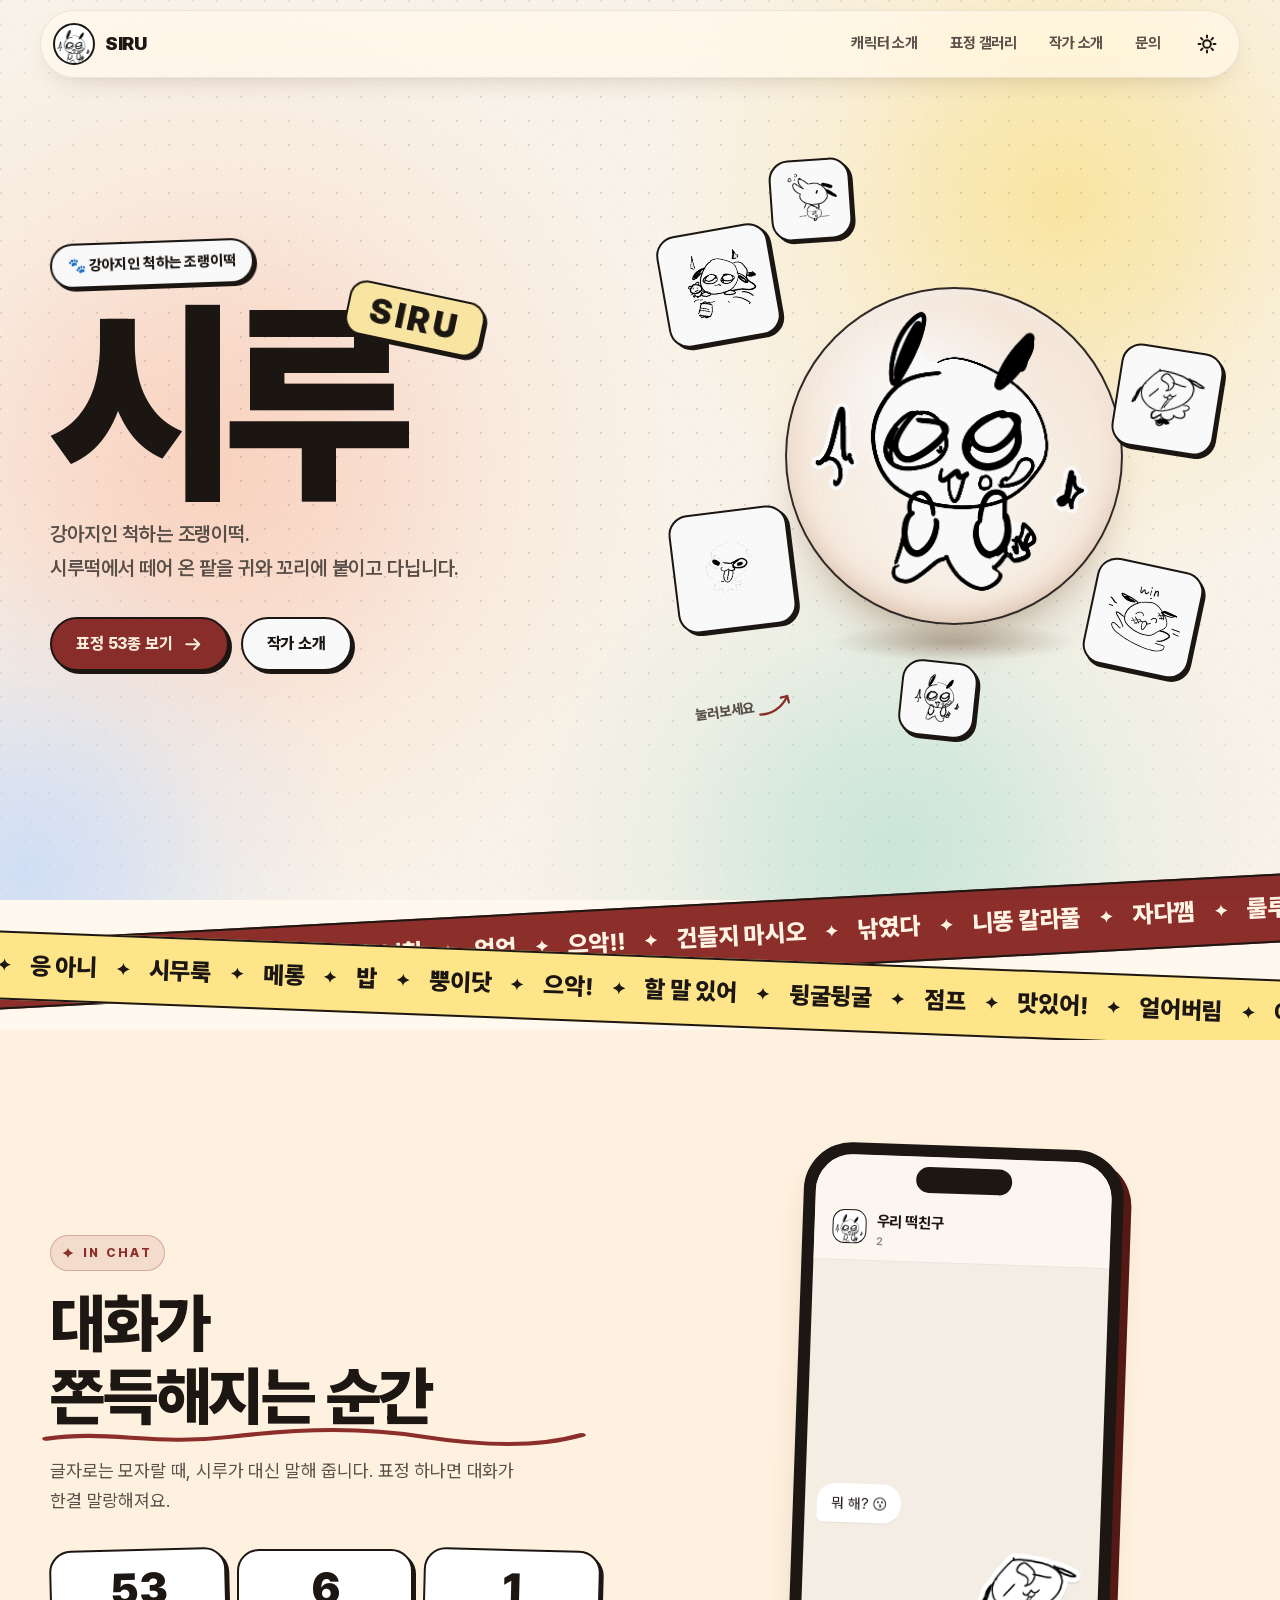
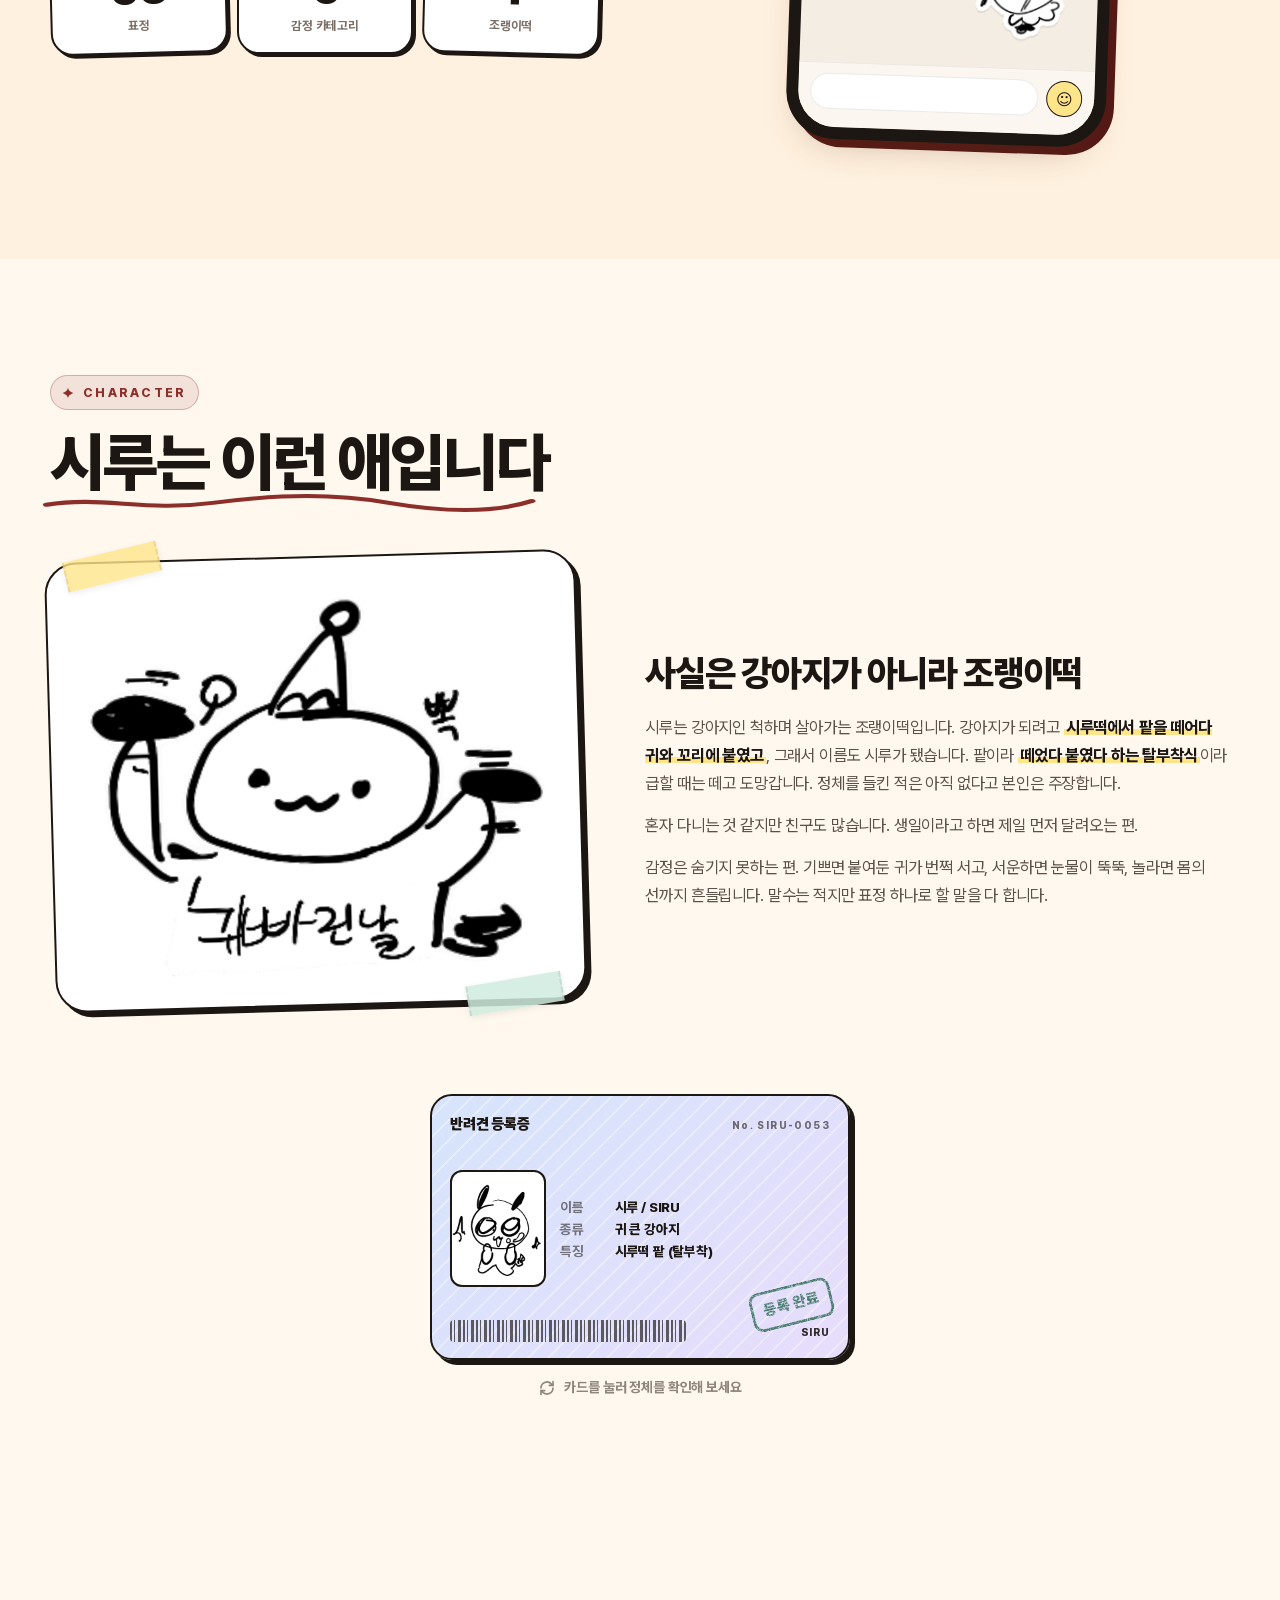
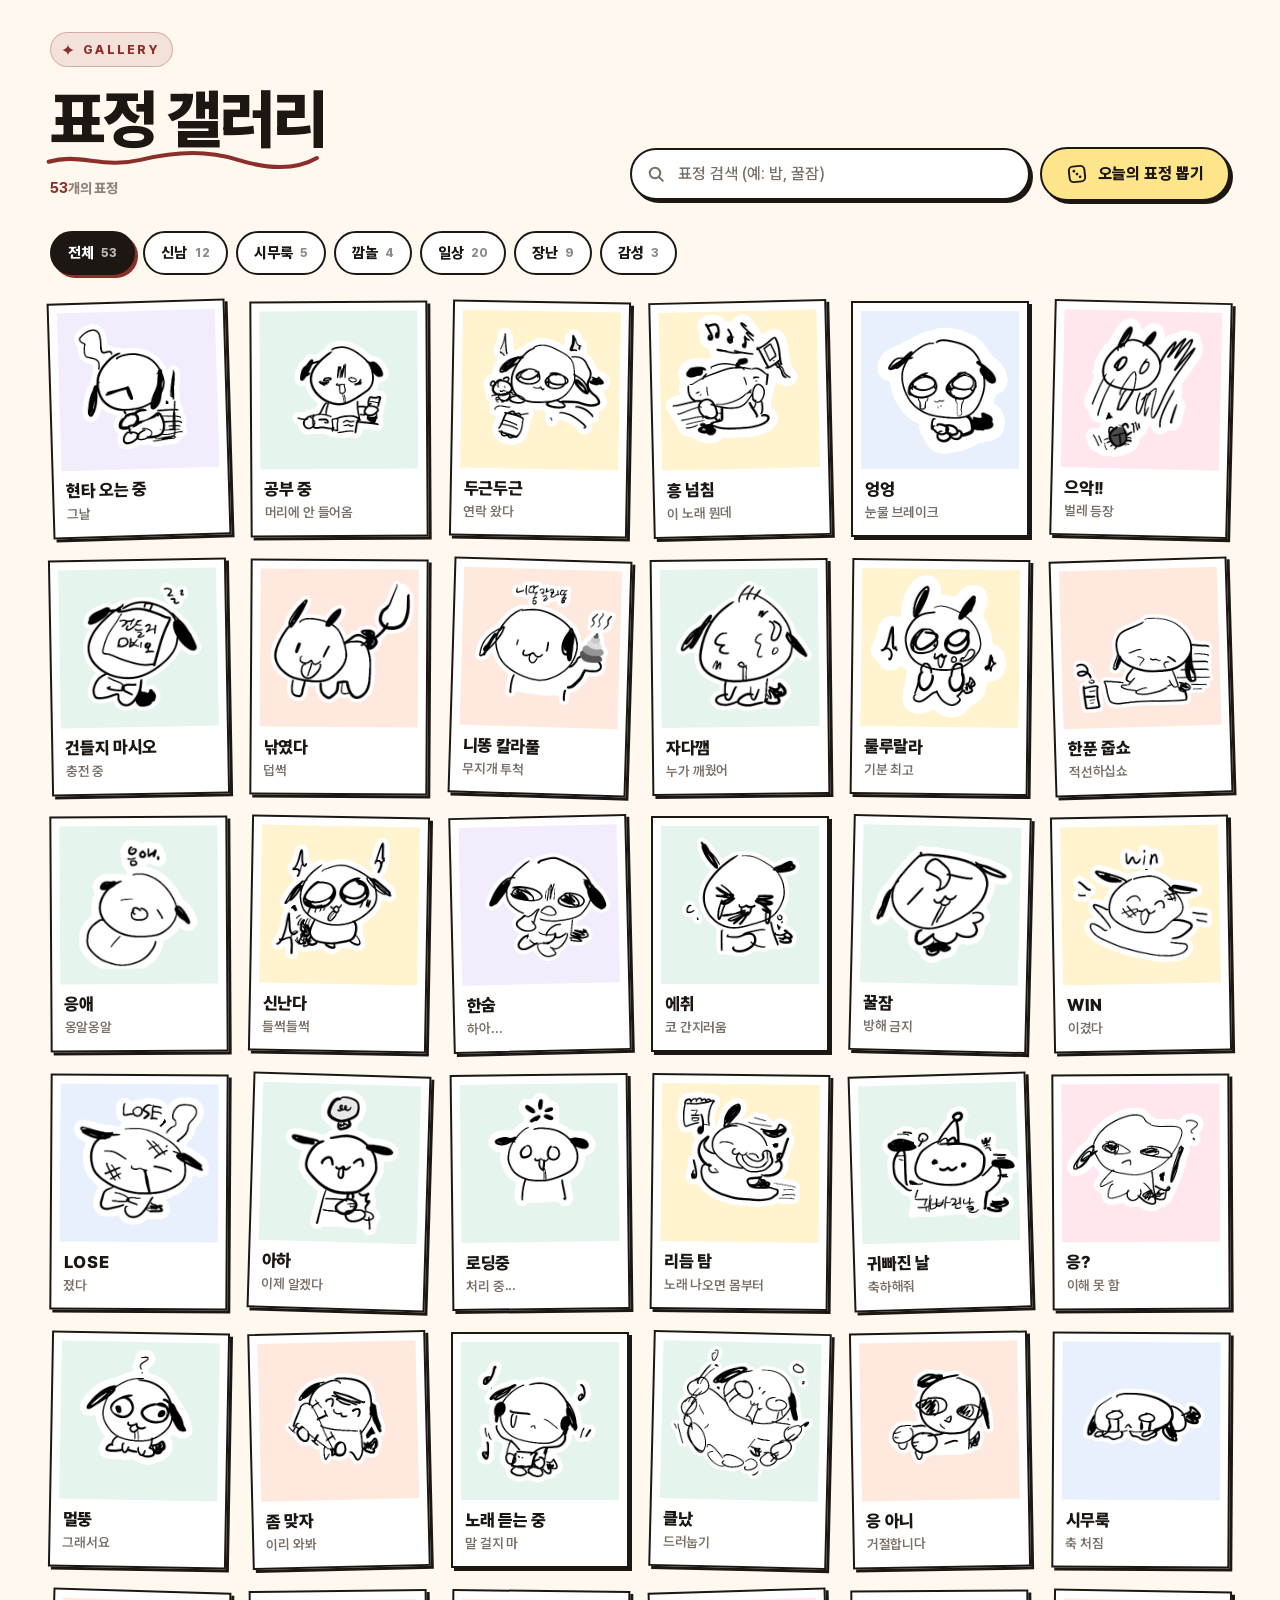
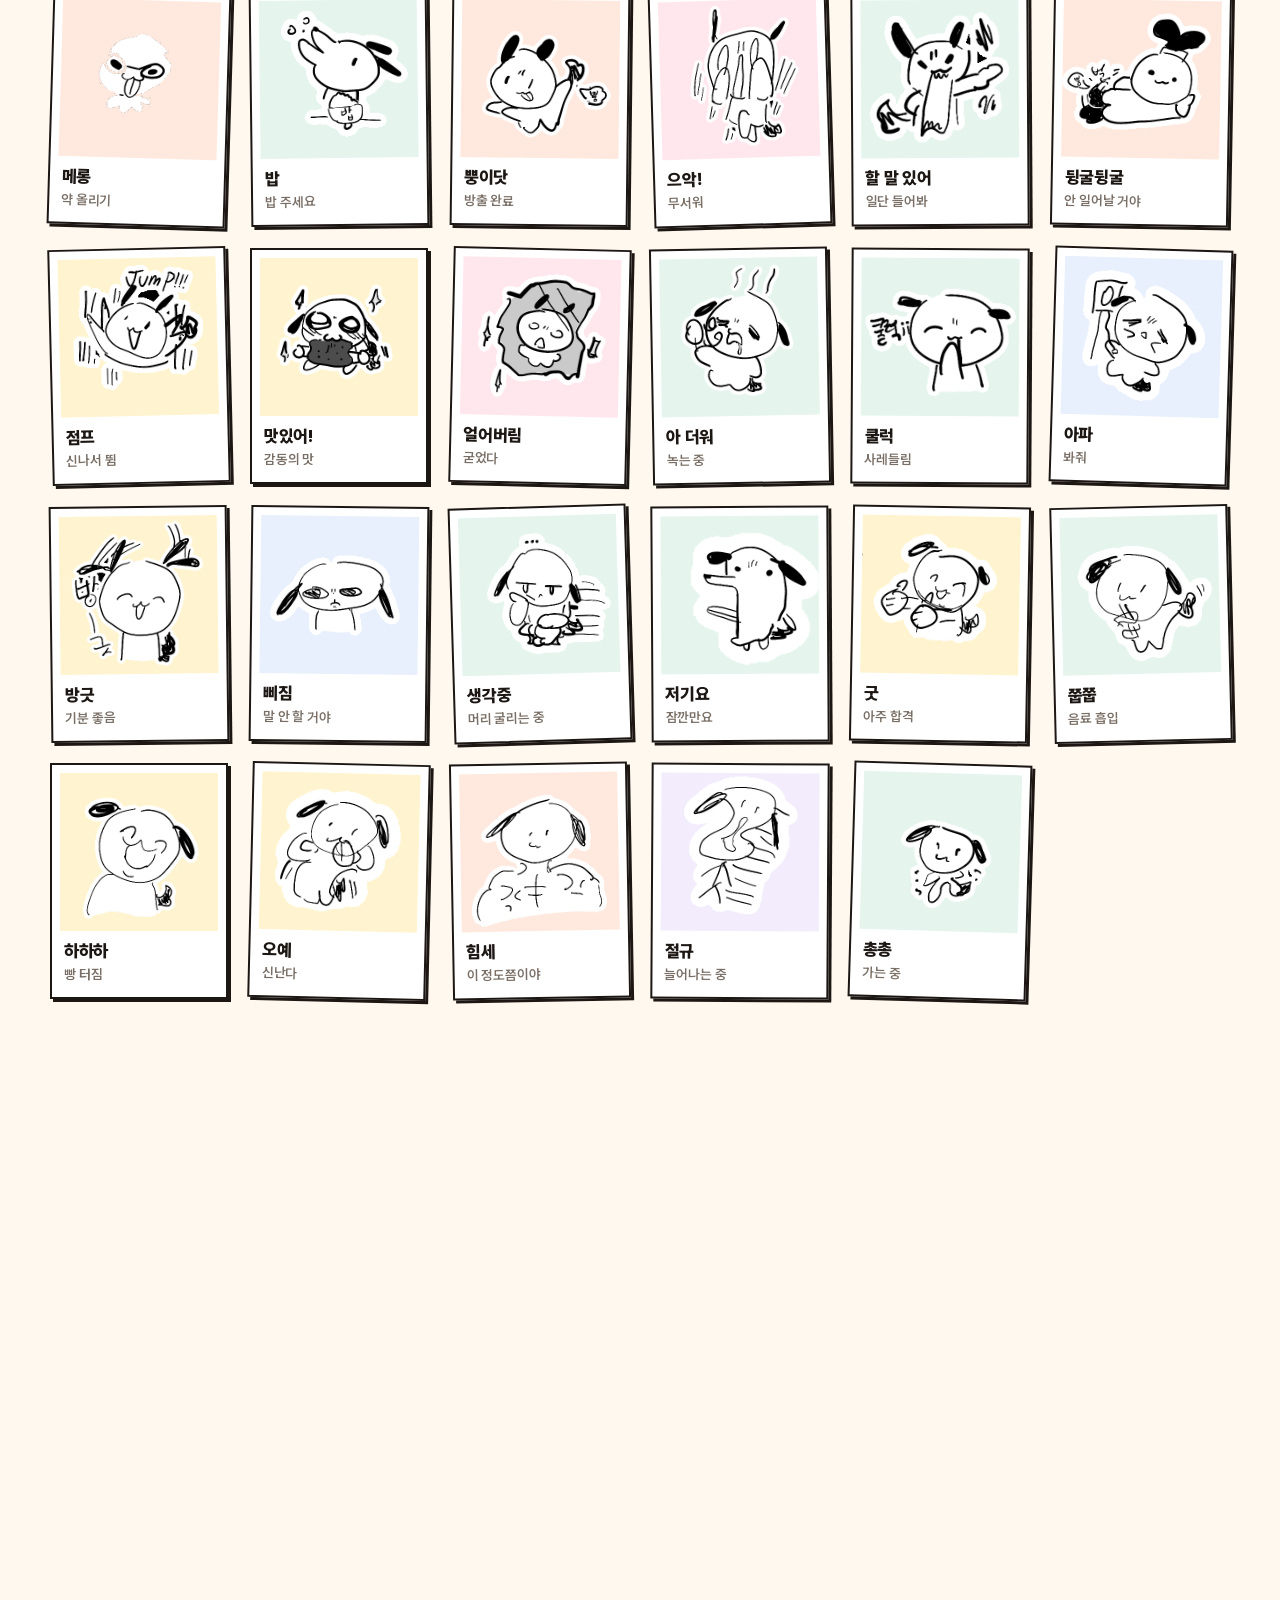
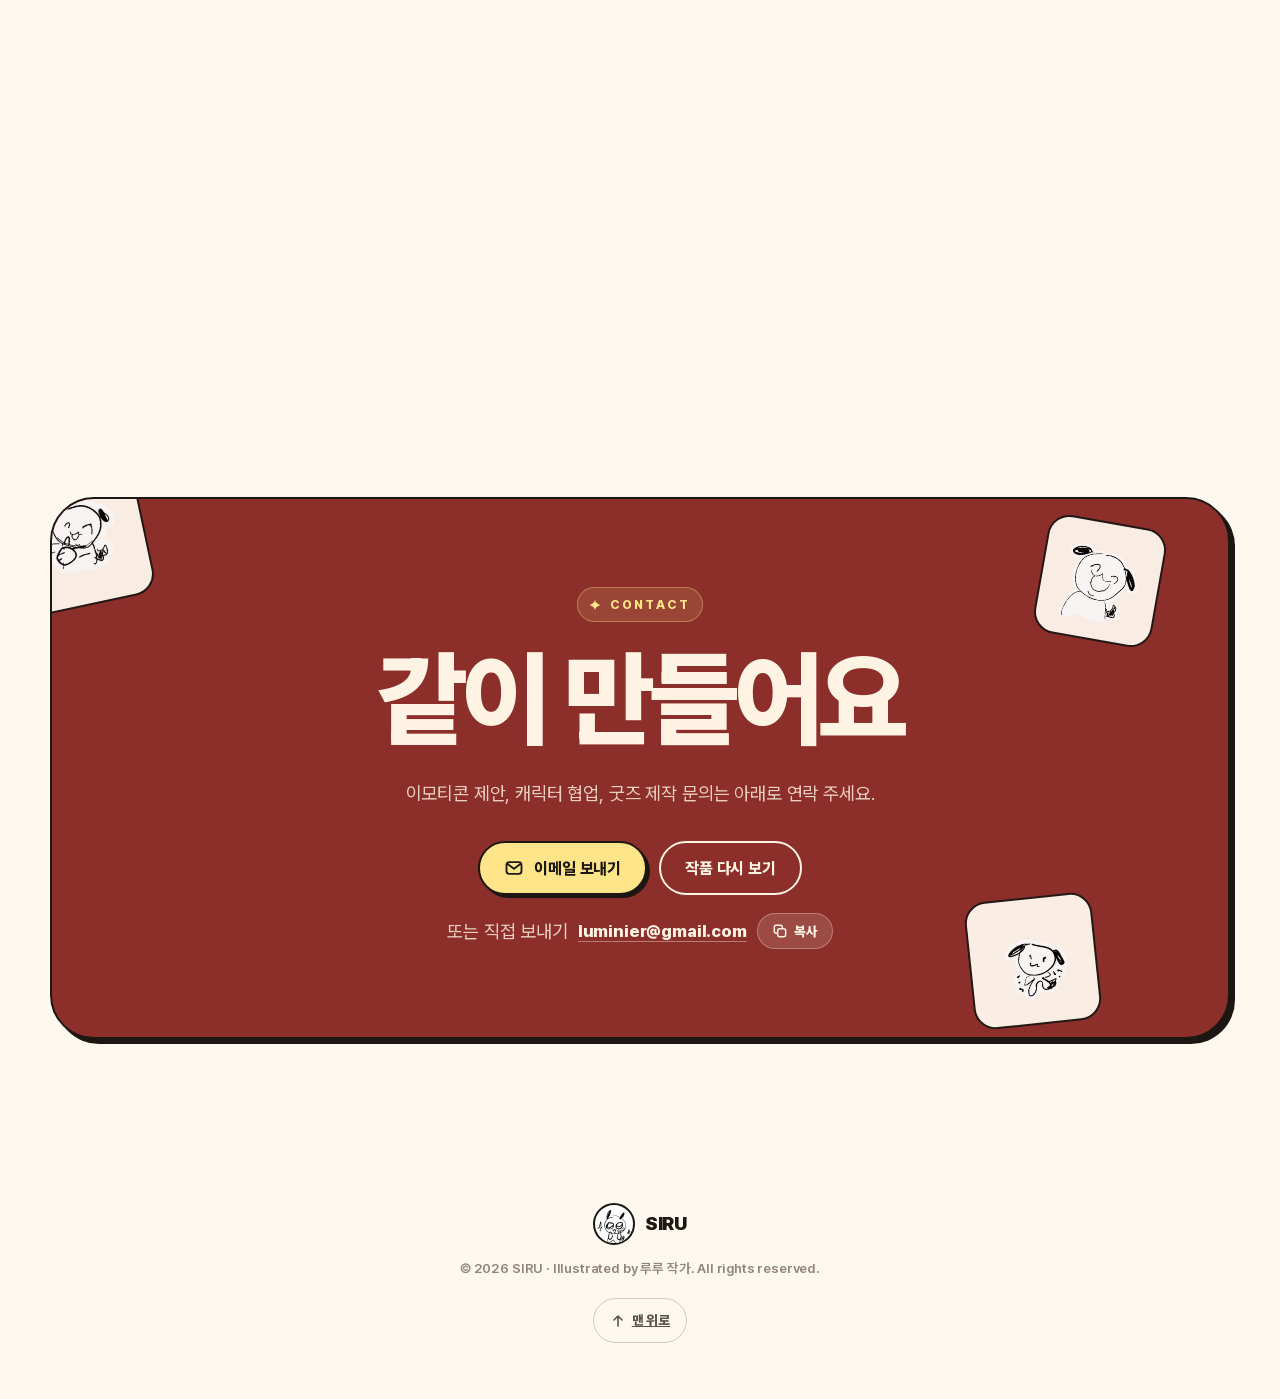
<file: index.html>
<!doctype html>
<html lang="ko" data-theme="light">
<head>
<meta charset="utf-8">
<meta name="viewport" content="width=device-width, initial-scale=1, viewport-fit=cover">
<meta name="theme-color" id="tc" content="#FFF8EE">
<meta name="color-scheme" content="light dark">
<script>(function(){var d=document.documentElement,t;d.classList.add('js');try{t=localStorage.getItem('siru-theme')}catch(e){}if(t!=='dark'&&t!=='light')t=matchMedia('(prefers-color-scheme: dark)').matches?'dark':'light';d.dataset.theme=t;document.getElementById('tc').content=t==='dark'?'#17120F':'#FFF8EE';})();</script>
<title>시루 SIRU — 루루 작가 캐릭터 팬페이지</title>
<meta name="description" content="루루 작가의 캐릭터 &#x27;시루(SIRU)&#x27; 공식 팬페이지. 강아지인 척하는 조랭이떡 시루의 표정 53종 갤러리와 작가 소개, 이모티콘·캐릭터 협업·굿즈 제작 문의를 한곳에서 만나보세요.">
<meta name="keywords" content="시루, SIRU, 루루 작가, 캐릭터, 이모티콘, 캐릭터 팬페이지, 굿즈, 캐릭터 협업, 신남 이모티콘, 시무룩 이모티콘, 깜놀 이모티콘, 일상 이모티콘, 장난 이모티콘, 감성 이모티콘">
<meta name="author" content="루루 작가">
<meta name="robots" content="index, follow, max-image-preview:large">
<link rel="canonical" href="https://siru-4a476.web.app/">

<link rel="icon" type="image/png" sizes="32x32" href="/icons/favicon-32.png">
<link rel="icon" type="image/png" sizes="192x192" href="/icons/icon-192.png">
<link rel="apple-touch-icon" href="/icons/apple-touch-icon.png">
<link rel="manifest" href="/manifest.webmanifest">
<meta name="mobile-web-app-capable" content="yes">
<meta name="apple-mobile-web-app-capable" content="yes">
<meta name="apple-mobile-web-app-title" content="SIRU">
<meta name="apple-mobile-web-app-status-bar-style" content="default">
<meta name="format-detection" content="telephone=no">

<meta property="og:type" content="website">
<meta property="og:site_name" content="시루 SIRU">
<meta property="og:title" content="시루 SIRU — 루루 작가 캐릭터 팬페이지">
<meta property="og:description" content="강아지인 척하는 조랭이떡 &#x27;시루&#x27;의 표정 53종 갤러리와 작가 소개, 협업·굿즈 문의까지 한곳에서.">
<meta property="og:url" content="https://siru-4a476.web.app/">
<meta property="og:image" content="https://siru-4a476.web.app/og-image.png">
<meta property="og:image:width" content="1200">
<meta property="og:image:height" content="630">
<meta property="og:image:alt" content="시루 — 강아지인 척하는 조랭이떡">
<meta property="og:locale" content="ko_KR">
<meta name="twitter:card" content="summary_large_image">
<meta name="twitter:title" content="시루 SIRU — 루루 작가 캐릭터 팬페이지">
<meta name="twitter:description" content="강아지인 척하는 조랭이떡 &#x27;시루&#x27;의 표정 53종 갤러리와 작가 소개, 협업·굿즈 문의까지 한곳에서.">
<meta name="twitter:image" content="https://siru-4a476.web.app/og-image.png">

<link rel="preload" as="image" href="/assets/img/ecd25d9aeab4.png" fetchpriority="high">
<link rel="preload" href="/assets/fonts/pretendard/pretendard.css" as="style" onload="this.onload=null;this.rel='stylesheet'">
<noscript><link rel="stylesheet" href="/assets/fonts/pretendard/pretendard.css"></noscript>

<script type="application/ld+json">{"@context":"https://schema.org","@graph":[{"@type":"WebSite","@id":"https://siru-4a476.web.app/#website","url":"https://siru-4a476.web.app/","name":"시루 SIRU","description":"루루 작가의 캐릭터 '시루(SIRU)' 공식 팬페이지. 강아지인 척하는 조랭이떡 시루의 표정 53종 갤러리와 작가 소개, 이모티콘·캐릭터 협업·굿즈 제작 문의를 한곳에서 만나보세요.","inLanguage":"ko-KR"},{"@type":"Person","@id":"https://siru-4a476.web.app/#artist","name":"루루 작가","jobTitle":"ILLUSTRATOR · CHARACTER DESIGNER","email":"mailto:luminier@gmail.com","image":"https://siru-4a476.web.app/assets/img/879d812b6580.png"},{"@type":"CreativeWork","@id":"https://siru-4a476.web.app/#character","name":"시루 (SIRU)","alternateName":"SIRU","description":"강아지인 척하는 조랭이떡","image":"https://siru-4a476.web.app/assets/img/ecd25d9aeab4.png","creator":{"@id":"https://siru-4a476.web.app/#artist"},"inLanguage":"ko-KR"},{"@type":"ImageGallery","@id":"https://siru-4a476.web.app/#gallery","name":"시루 표정 갤러리","about":{"@id":"https://siru-4a476.web.app/#character"},"isPartOf":{"@id":"https://siru-4a476.web.app/#website"},"associatedMedia":[{"@type":"ImageObject","contentUrl":"https://siru-4a476.web.app/assets/img/d89bbcd772d5.png","name":"시루 — 현타 오는 중","caption":"그날","width":360,"height":360,"creator":{"@id":"https://siru-4a476.web.app/#artist"}},{"@type":"ImageObject","contentUrl":"https://siru-4a476.web.app/assets/img/358fe5f22de7.png","name":"시루 — 공부 중","caption":"머리에 안 들어옴","width":360,"height":360,"creator":{"@id":"https://siru-4a476.web.app/#artist"}},{"@type":"ImageObject","contentUrl":"https://siru-4a476.web.app/assets/img/e395de7f6e68.png","name":"시루 — 두근두근","caption":"연락 왔다","width":360,"height":360,"creator":{"@id":"https://siru-4a476.web.app/#artist"}},{"@type":"ImageObject","contentUrl":"https://siru-4a476.web.app/assets/img/c7d57eede443.png","name":"시루 — 흥 넘침","caption":"이 노래 뭔데","width":360,"height":360,"creator":{"@id":"https://siru-4a476.web.app/#artist"}},{"@type":"ImageObject","contentUrl":"https://siru-4a476.web.app/assets/img/f14da82036e9.png","name":"시루 — 엉엉","caption":"눈물 브레이크","width":360,"height":360,"creator":{"@id":"https://siru-4a476.web.app/#artist"}},{"@type":"ImageObject","contentUrl":"https://siru-4a476.web.app/assets/img/b3508a3ddf78.png","name":"시루 — 으악!!","caption":"벌레 등장","width":360,"height":360,"creator":{"@id":"https://siru-4a476.web.app/#artist"}},{"@type":"ImageObject","contentUrl":"https://siru-4a476.web.app/assets/img/3c7c9a140968.png","name":"시루 — 건들지 마시오","caption":"충전 중","width":360,"height":360,"creator":{"@id":"https://siru-4a476.web.app/#artist"}},{"@type":"ImageObject","contentUrl":"https://siru-4a476.web.app/assets/img/fab360bacf5f.png","name":"시루 — 낚였다","caption":"덥썩","width":360,"height":360,"creator":{"@id":"https://siru-4a476.web.app/#artist"}},{"@type":"ImageObject","contentUrl":"https://siru-4a476.web.app/assets/img/bf97c1c6e5e9.png","name":"시루 — 니똥 칼라풀","caption":"무지개 투척","width":360,"height":360,"creator":{"@id":"https://siru-4a476.web.app/#artist"}},{"@type":"ImageObject","contentUrl":"https://siru-4a476.web.app/assets/img/0a56ca2be286.png","name":"시루 — 자다깸","caption":"누가 깨웠어","width":360,"height":360,"creator":{"@id":"https://siru-4a476.web.app/#artist"}},{"@type":"ImageObject","contentUrl":"https://siru-4a476.web.app/assets/img/c5a4c1a0412a.png","name":"시루 — 룰루랄라","caption":"기분 최고","width":360,"height":360,"creator":{"@id":"https://siru-4a476.web.app/#artist"}},{"@type":"ImageObject","contentUrl":"https://siru-4a476.web.app/assets/img/7cd8217f6750.png","name":"시루 — 한푼 줍쇼","caption":"적선하십쇼","width":360,"height":360,"creator":{"@id":"https://siru-4a476.web.app/#artist"}},{"@type":"ImageObject","contentUrl":"https://siru-4a476.web.app/assets/img/a1929e14b68e.png","name":"시루 — 응애","caption":"옹알옹알","width":360,"height":360,"creator":{"@id":"https://siru-4a476.web.app/#artist"}},{"@type":"ImageObject","contentUrl":"https://siru-4a476.web.app/assets/img/0ee00a0816df.png","name":"시루 — 신난다","caption":"들썩들썩","width":360,"height":360,"creator":{"@id":"https://siru-4a476.web.app/#artist"}},{"@type":"ImageObject","contentUrl":"https://siru-4a476.web.app/assets/img/0d6770be470b.png","name":"시루 — 한숨","caption":"하아...","width":360,"height":360,"creator":{"@id":"https://siru-4a476.web.app/#artist"}},{"@type":"ImageObject","contentUrl":"https://siru-4a476.web.app/assets/img/31f58fb0afa1.png","name":"시루 — 에취","caption":"코 간지러움","width":360,"height":360,"creator":{"@id":"https://siru-4a476.web.app/#artist"}},{"@type":"ImageObject","contentUrl":"https://siru-4a476.web.app/assets/img/eaf532e50a63.png","name":"시루 — 꿀잠","caption":"방해 금지","width":360,"height":360,"creator":{"@id":"https://siru-4a476.web.app/#artist"}},{"@type":"ImageObject","contentUrl":"https://siru-4a476.web.app/assets/img/24301ea90e47.png","name":"시루 — WIN","caption":"이겼다","width":360,"height":360,"creator":{"@id":"https://siru-4a476.web.app/#artist"}},{"@type":"ImageObject","contentUrl":"https://siru-4a476.web.app/assets/img/23c2cb4a7b50.png","name":"시루 — LOSE","caption":"졌다","width":360,"height":360,"creator":{"@id":"https://siru-4a476.web.app/#artist"}},{"@type":"ImageObject","contentUrl":"https://siru-4a476.web.app/assets/img/08ddc442e2a2.png","name":"시루 — 아하","caption":"이제 알겠다","width":360,"height":360,"creator":{"@id":"https://siru-4a476.web.app/#artist"}},{"@type":"ImageObject","contentUrl":"https://siru-4a476.web.app/assets/img/10dd7a9d1c07.png","name":"시루 — 로딩중","caption":"처리 중...","width":360,"height":360,"creator":{"@id":"https://siru-4a476.web.app/#artist"}},{"@type":"ImageObject","contentUrl":"https://siru-4a476.web.app/assets/img/707237eb620c.png","name":"시루 — 리듬 탐","caption":"노래 나오면 몸부터","width":360,"height":360,"creator":{"@id":"https://siru-4a476.web.app/#artist"}},{"@type":"ImageObject","contentUrl":"https://siru-4a476.web.app/assets/img/d0342d767727.png","name":"시루 — 귀빠진 날","caption":"축하해줘","width":360,"height":360,"creator":{"@id":"https://siru-4a476.web.app/#artist"}},{"@type":"ImageObject","contentUrl":"https://siru-4a476.web.app/assets/img/b966e1092568.png","name":"시루 — 응?","caption":"이해 못 함","width":360,"height":360,"creator":{"@id":"https://siru-4a476.web.app/#artist"}},{"@type":"ImageObject","contentUrl":"https://siru-4a476.web.app/assets/img/2edc1b79a2b0.png","name":"시루 — 멀뚱","caption":"그래서요","width":360,"height":360,"creator":{"@id":"https://siru-4a476.web.app/#artist"}},{"@type":"ImageObject","contentUrl":"https://siru-4a476.web.app/assets/img/fb13457f9f44.png","name":"시루 — 좀 맞자","caption":"이리 와봐","width":360,"height":360,"creator":{"@id":"https://siru-4a476.web.app/#artist"}},{"@type":"ImageObject","contentUrl":"https://siru-4a476.web.app/assets/img/37993c3f9481.png","name":"시루 — 노래 듣는 중","caption":"말 걸지 마","width":360,"height":360,"creator":{"@id":"https://siru-4a476.web.app/#artist"}},{"@type":"ImageObject","contentUrl":"https://siru-4a476.web.app/assets/img/883e45b65f65.png","name":"시루 — 클났","caption":"드러눕기","width":360,"height":360,"creator":{"@id":"https://siru-4a476.web.app/#artist"}},{"@type":"ImageObject","contentUrl":"https://siru-4a476.web.app/assets/img/c61ec641b0c5.png","name":"시루 — 응 아니","caption":"거절합니다","width":360,"height":360,"creator":{"@id":"https://siru-4a476.web.app/#artist"}},{"@type":"ImageObject","contentUrl":"https://siru-4a476.web.app/assets/img/1ffdafaf5d19.png","name":"시루 — 시무룩","caption":"축 처짐","width":360,"height":360,"creator":{"@id":"https://siru-4a476.web.app/#artist"}},{"@type":"ImageObject","contentUrl":"https://siru-4a476.web.app/assets/img/5d1bb9aa0a81.png","name":"시루 — 메롱","caption":"약 올리기","width":360,"height":360,"creator":{"@id":"https://siru-4a476.web.app/#artist"}},{"@type":"ImageObject","contentUrl":"https://siru-4a476.web.app/assets/img/b1b6b3450932.png","name":"시루 — 밥","caption":"밥 주세요","width":360,"height":360,"creator":{"@id":"https://siru-4a476.web.app/#artist"}},{"@type":"ImageObject","contentUrl":"https://siru-4a476.web.app/assets/img/23bfdec3359f.png","name":"시루 — 뿡이닷","caption":"방출 완료","width":360,"height":360,"creator":{"@id":"https://siru-4a476.web.app/#artist"}},{"@type":"ImageObject","contentUrl":"https://siru-4a476.web.app/assets/img/5e710fbd3e5a.png","name":"시루 — 으악!","caption":"무서워","width":360,"height":360,"creator":{"@id":"https://siru-4a476.web.app/#artist"}},{"@type":"ImageObject","contentUrl":"https://siru-4a476.web.app/assets/img/dd9945dbcaff.png","name":"시루 — 할 말 있어","caption":"일단 들어봐","width":360,"height":360,"creator":{"@id":"https://siru-4a476.web.app/#artist"}},{"@type":"ImageObject","contentUrl":"https://siru-4a476.web.app/assets/img/b6730924798e.png","name":"시루 — 뒹굴뒹굴","caption":"안 일어날 거야","width":360,"height":360,"creator":{"@id":"https://siru-4a476.web.app/#artist"}},{"@type":"ImageObject","contentUrl":"https://siru-4a476.web.app/assets/img/a9cc4ec8519b.png","name":"시루 — 점프","caption":"신나서 뜀","width":360,"height":360,"creator":{"@id":"https://siru-4a476.web.app/#artist"}},{"@type":"ImageObject","contentUrl":"https://siru-4a476.web.app/assets/img/67509e9814e3.png","name":"시루 — 맛있어!","caption":"감동의 맛","width":360,"height":360,"creator":{"@id":"https://siru-4a476.web.app/#artist"}},{"@type":"ImageObject","contentUrl":"https://siru-4a476.web.app/assets/img/1100a5f4fbb6.png","name":"시루 — 얼어버림","caption":"굳었다","width":360,"height":360,"creator":{"@id":"https://siru-4a476.web.app/#artist"}},{"@type":"ImageObject","contentUrl":"https://siru-4a476.web.app/assets/img/05aaba5b451a.png","name":"시루 — 아 더워","caption":"녹는 중","width":360,"height":360,"creator":{"@id":"https://siru-4a476.web.app/#artist"}},{"@type":"ImageObject","contentUrl":"https://siru-4a476.web.app/assets/img/4f87beebe613.png","name":"시루 — 쿨럭","caption":"사레들림","width":360,"height":360,"creator":{"@id":"https://siru-4a476.web.app/#artist"}},{"@type":"ImageObject","contentUrl":"https://siru-4a476.web.app/assets/img/92e4a5949555.png","name":"시루 — 아파","caption":"봐줘","width":360,"height":360,"creator":{"@id":"https://siru-4a476.web.app/#artist"}},{"@type":"ImageObject","contentUrl":"https://siru-4a476.web.app/assets/img/6977ecb3b97e.png","name":"시루 — 방긋","caption":"기분 좋음","width":360,"height":360,"creator":{"@id":"https://siru-4a476.web.app/#artist"}},{"@type":"ImageObject","contentUrl":"https://siru-4a476.web.app/assets/img/0af200a51f90.png","name":"시루 — 삐짐","caption":"말 안 할 거야","width":360,"height":360,"creator":{"@id":"https://siru-4a476.web.app/#artist"}},{"@type":"ImageObject","contentUrl":"https://siru-4a476.web.app/assets/img/fcbbeb562bd3.png","name":"시루 — 생각중","caption":"머리 굴리는 중","width":360,"height":360,"creator":{"@id":"https://siru-4a476.web.app/#artist"}},{"@type":"ImageObject","contentUrl":"https://siru-4a476.web.app/assets/img/1ab002db57f9.png","name":"시루 — 저기요","caption":"잠깐만요","width":360,"height":360,"creator":{"@id":"https://siru-4a476.web.app/#artist"}},{"@type":"ImageObject","contentUrl":"https://siru-4a476.web.app/assets/img/90be063661e6.png","name":"시루 — 굿","caption":"아주 합격","width":360,"height":360,"creator":{"@id":"https://siru-4a476.web.app/#artist"}},{"@type":"ImageObject","contentUrl":"https://siru-4a476.web.app/assets/img/cbc5f282d20d.png","name":"시루 — 쭙쭙","caption":"음료 흡입","width":360,"height":360,"creator":{"@id":"https://siru-4a476.web.app/#artist"}},{"@type":"ImageObject","contentUrl":"https://siru-4a476.web.app/assets/img/f74344f9c225.png","name":"시루 — 하하하","caption":"빵 터짐","width":360,"height":360,"creator":{"@id":"https://siru-4a476.web.app/#artist"}},{"@type":"ImageObject","contentUrl":"https://siru-4a476.web.app/assets/img/0a5911023900.png","name":"시루 — 오예","caption":"신난다","width":360,"height":360,"creator":{"@id":"https://siru-4a476.web.app/#artist"}},{"@type":"ImageObject","contentUrl":"https://siru-4a476.web.app/assets/img/8374e1eef62a.png","name":"시루 — 힘세","caption":"이 정도쯤이야","width":360,"height":360,"creator":{"@id":"https://siru-4a476.web.app/#artist"}},{"@type":"ImageObject","contentUrl":"https://siru-4a476.web.app/assets/img/2fe87a1d2a92.png","name":"시루 — 절규","caption":"늘어나는 중","width":360,"height":360,"creator":{"@id":"https://siru-4a476.web.app/#artist"}},{"@type":"ImageObject","contentUrl":"https://siru-4a476.web.app/assets/img/d5fc8f1d2798.png","name":"시루 — 총총","caption":"가는 중","width":360,"height":360,"creator":{"@id":"https://siru-4a476.web.app/#artist"}}]}]}</script>
<style>@layer reset, tokens, base, layout, components, motion;
@layer reset {
*, *::before, *::after { box-sizing: border-box; }
* { margin: 0; }
html { -webkit-text-size-adjust: 100%; text-size-adjust: 100%; }
img, svg { display: block; max-width: 100%; }
img { height: auto; }
button, input { font: inherit; color: inherit; }
button { cursor: pointer; background: none; border: 0; padding: 0; }
a { color: inherit; }
ul[role="list"], ol[role="list"] { list-style: none; padding: 0; }
[hidden] { display: none !important; }
}
@layer tokens {
:root {
color-scheme: light;
--bg: #FFF8EE;
--bg-2: #FFF1DF;
--bg-3: #FBE8D0;
--fg: #1D1714;
--fg-2: #5B514A;
--fg-3: #8F857C;
--line: #1D1714;
--bean: #8C2F2B;
--bean-ink: #FFF3E4;
--bean-soft: #F5D9D2;
--sticker: #FFFFFF;
--sticker-ink: #1D1714;
--sticker-sub: #7A6F66;
--sticker-line: #1D1714;
--peach: #FFD7C4;
--lemon: #FFEBA6;
--mint: #CFECDF;
--sky: #D6E4FB;
--lilac: #E7DDFB;
--pink: #FFD4DF;
--hl: #FFE58A;
--hard: 3px 3px 0 var(--line);
--hard-lg: 5px 5px 0 var(--line);
--soft: 0 18px 40px -22px rgb(92 48 20 / .45);
--glass: rgb(255 248 238 / .72);
--glass-line: rgb(29 23 20 / .08);
--grain-o: .055;
--r-sm: 14px;
--r: 22px;
--r-lg: 32px;
--pad: clamp(18px, 5vw, 40px);
--maxw: 1180px;
--topbar-h: 64px;
--tab-h: 0px;
--font: "Pretendard Variable", Pretendard, -apple-system, BlinkMacSystemFont, "Apple SD Gothic Neo", "Noto Sans KR", "Malgun Gothic", system-ui, sans-serif;
--spring: cubic-bezier(.34, 1.56, .64, 1);
--spring-snappy: cubic-bezier(.3, 1.35, .5, 1);
--spring-soft: cubic-bezier(.22, 1.12, .36, 1);
--spring-d: .9s;
--ease-out: cubic-bezier(.16, 1, .3, 1);
}
@supports (transition-timing-function: linear(0, 1)) {
:root {
--spring: linear(0, 0.042, 0.126, 0.253, 0.401, 0.542, 0.692, 0.819, 0.94, 1.039, 1.108, 1.162, 1.193, 1.205, 1.203, 1.188, 1.166, 1.138, 1.109, 1.077, 1.048, 1.023, 1.001, 0.983, 0.971, 0.963, 0.958, 0.958, 0.96, 0.964, 0.969, 0.975, 0.981, 0.987, 0.993, 0.998, 1.002, 1.005, 1.007, 1.008, 1.009, 1.009, 1.008, 1.007, 1.006, 1.004, 1.003, 1);
--spring-snappy: linear(0, 0.024, 0.081, 0.15, 0.242, 0.328, 0.416, 0.514, 0.595, 0.681, 0.748, 0.808, 0.867, 0.911, 0.952, 0.98, 1.003, 1.023, 1.035, 1.044, 1.048, 1.05, 1.05, 1.048, 1.045, 1.041, 1.036, 1.032, 1.028, 1.023, 1.019, 1.015, 1.011, 1.008, 1.006, 1.004, 1.002, 1, 0.999, 0.999, 0.998, 0.998, 0.997, 0.997, 0.997, 0.998, 0.998, 1);
--spring-soft: linear(0, 0.017, 0.058, 0.109, 0.169, 0.242, 0.311, 0.379, 0.454, 0.517, 0.577, 0.639, 0.69, 0.735, 0.781, 0.817, 0.849, 0.88, 0.904, 0.924, 0.943, 0.957, 0.969, 0.98, 0.988, 0.994, 0.999, 1.003, 1.006, 1.007, 1.009, 1.009, 1.01, 1.01, 1.009, 1.009, 1.008, 1.008, 1.007, 1.006, 1.006, 1.005, 1.004, 1.004, 1.003, 1.003, 1.002, 1);
}
}
:root[data-theme="dark"] {
color-scheme: dark;
--bg: #17120F;
--bg-2: #1F1814;
--bg-3: #2A211B;
--fg: #F6ECDF;
--fg-2: #C9BCAE;
--fg-3: #928679;
--line: #F6ECDF;
--bean: #D9695C;
--bean-ink: #1A110E;
--bean-soft: #3A221D;
--sticker: #FBF4EA;
--sticker-ink: #1D1714;
--sticker-sub: #6F655C;
--sticker-line: #0B0806;
--peach: #5A3A2E;
--lemon: #544820;
--mint: #25453A;
--sky: #26344D;
--lilac: #3A3150;
--pink: #53303A;
--hl: #6B5A1C;
--hard: 3px 3px 0 #000;
--hard-lg: 5px 5px 0 #000;
--soft: 0 22px 44px -20px rgb(0 0 0 / .7);
--glass: rgb(23 18 15 / .72);
--glass-line: rgb(246 236 223 / .10);
--grain-o: .07;
--orb-o: .55;
}
}
@layer base {
html { scroll-behavior: smooth; scroll-padding-top: calc(var(--topbar-h) + 16px); }
body {
min-height: 100svh;
background: var(--bg);
color: var(--fg);
font-family: var(--font);
font-size: 16px;
line-height: 1.7;
letter-spacing: -0.01em;
word-break: keep-all;
overflow-wrap: break-word;
-webkit-font-smoothing: antialiased;
-webkit-tap-highlight-color: transparent;
overflow-x: clip;
font-synthesis: none;
text-rendering: optimizeLegibility;
padding-bottom: var(--tab-h);
transition: background-color .4s ease, color .4s ease;
}
body::before {
content: "";
position: fixed; inset: 0;
pointer-events: none; z-index: 100;
opacity: var(--grain-o);
background-image: url("data:image/svg+xml,%3Csvg xmlns='http://www.w3.org/2000/svg' width='180' height='180'%3E%3Cfilter id='n'%3E%3CfeTurbulence type='fractalNoise' baseFrequency='.85' numOctaves='3' stitchTiles='stitch'/%3E%3CfeColorMatrix values='0 0 0 0 0  0 0 0 0 0  0 0 0 0 0  0 0 0 .9 0'/%3E%3C/filter%3E%3Crect width='100%25' height='100%25' filter='url(%23n)'/%3E%3C/svg%3E");
}
::selection { background: var(--hl); color: var(--fg); }
:focus-visible { outline: 3px solid var(--bean); outline-offset: 3px; border-radius: 10px; }
h1, h2, h3 { line-height: 1.15; letter-spacing: -0.035em; font-weight: 850; text-wrap: balance; }
p { text-wrap: pretty; }
b, strong { font-weight: 750; }
.sr-only { position: absolute !important; width: 1px; height: 1px; padding: 0; margin: -1px; overflow: hidden; clip: rect(0 0 0 0); white-space: nowrap; border: 0; }
.skip {
position: fixed; left: 12px; top: -80px; z-index: 300;
background: var(--bean); color: var(--bean-ink); padding: 10px 16px; border-radius: 12px; font-weight: 700;
text-decoration: none; transition: top .2s;
}
.skip:focus { top: 12px; }
}
@layer layout {
.wrap { width: min(100% - var(--pad) * 2, var(--maxw)); margin-inline: auto; }
section { position: relative; padding-block: clamp(72px, 10vw, 116px); }
.lazy-sec { content-visibility: auto; contain-intrinsic-size: auto 900px; }
.sec-head { margin-bottom: clamp(32px, 6vw, 56px); max-width: 720px; }
.sec-head.center { margin-inline: auto; text-align: center; }
.eyebrow {
display: inline-flex; align-items: center; gap: 8px;
font-size: 12.5px; font-weight: 800; letter-spacing: .18em; text-transform: uppercase;
color: var(--bean);
padding: 6px 12px 6px 10px; border-radius: 999px;
background: color-mix(in oklab, var(--bean) 10%, transparent);
border: 1.5px solid color-mix(in oklab, var(--bean) 30%, transparent);
}
.eyebrow svg { width: 14px; height: 14px; }
.h2 { font-size: clamp(34px, 8.4vw, 64px); margin-top: 16px; position: relative; display: inline-block; }
.h2 .squiggle { position: absolute; left: -2%; bottom: -.22em; width: 104%; height: .34em; color: var(--bean); }
.lead { color: var(--fg-2); font-size: clamp(16px, 2.2vw, 18px); margin-top: 22px; }
}
@layer components {
.progress {
position: fixed; inset: 0 0 auto 0; height: 3px; z-index: 250;
background: linear-gradient(90deg, var(--bean), #E8907E, var(--bean));
transform-origin: 0 50%; transform: scaleX(0);
}
@supports (animation-timeline: scroll()) {
.progress { animation: progress linear both; animation-timeline: scroll(root); }
@keyframes progress { to { transform: scaleX(1); } }
}
.topbar {
position: fixed; z-index: 200; top: max(10px, env(safe-area-inset-top)); left: 50%;
width: min(100% - 20px, 1200px); height: var(--topbar-h);
translate: -50% 0;
display: flex; align-items: center; gap: 10px;
padding: 0 10px 0 12px;
border-radius: 999px;
background: var(--glass);
-webkit-backdrop-filter: saturate(1.6) blur(18px);
backdrop-filter: saturate(1.6) blur(18px);
border: 1px solid var(--glass-line);
box-shadow: 0 10px 30px -18px rgb(60 30 10 / .35);
transition: translate .5s var(--spring-soft), background-color .4s;
}
.topbar.is-hidden { translate: -50% calc(-100% - 24px); }
.brand { display: inline-flex; align-items: center; gap: 10px; text-decoration: none; font-weight: 900; font-size: 19px; letter-spacing: -.02em; margin-right: auto; }
.brand-mark {
width: 42px; height: 42px; border-radius: 50%;
background: var(--sticker); border: 2px solid var(--sticker-line);
display: grid; place-items: center; overflow: hidden;
transition: rotate .6s var(--spring);
}
.brand:hover .brand-mark { rotate: -14deg; }
.brand-mark img { width: 118%; max-width: none; }
.top-links { display: none; gap: 4px; }
.top-links a {
text-decoration: none; font-weight: 700; font-size: 15px; color: var(--fg-2);
padding: 9px 14px; border-radius: 999px; position: relative;
transition: color .2s, background-color .2s;
}
.top-links a:hover { color: var(--fg); background: color-mix(in oklab, var(--fg) 7%, transparent); }
.top-links a[aria-current="true"] { color: var(--fg); background: color-mix(in oklab, var(--bean) 14%, transparent); }
.icon-btn {
width: 44px; height: 44px; border-radius: 50%;
display: grid; place-items: center; flex: none;
color: var(--fg);
transition: background-color .2s, rotate .6s var(--spring);
}
.icon-btn:hover { background: color-mix(in oklab, var(--fg) 8%, transparent); }
.icon-btn svg { width: 22px; height: 22px; }
.theme-btn .moon { display: none; }
:root[data-theme="dark"] .theme-btn .sun { display: none; }
:root[data-theme="dark"] .theme-btn .moon { display: block; }
.theme-btn:active { rotate: 40deg; }
.top-cta {
text-decoration: none; font-weight: 800; font-size: 14px;
padding: 10px 16px; border-radius: 999px;
background: var(--fg); color: var(--bg);
transition: scale .5s var(--spring);
}
.top-cta:active { scale: .94; }
.tabbar {
position: fixed; z-index: 200;
left: 50%; bottom: max(12px, env(safe-area-inset-bottom));
translate: -50% 0;
display: grid; grid-template-columns: repeat(var(--n, 4), 1fr);
width: min(100% - 24px, 440px);
padding: 6px; border-radius: 26px;
background: var(--glass);
-webkit-backdrop-filter: saturate(1.6) blur(18px);
backdrop-filter: saturate(1.6) blur(18px);
border: 1px solid var(--glass-line);
box-shadow: 0 16px 40px -18px rgb(60 30 10 / .5);
transition: translate .5s var(--spring-soft), opacity .3s;
}
.tabbar.is-away { translate: -50% calc(100% + 40px); opacity: 0; }
.tabbar a {
position: relative; z-index: 1;
display: grid; justify-items: center; gap: 1px;
padding: 7px 4px 6px; border-radius: 20px;
text-decoration: none; font-size: 11.5px; font-weight: 700; color: var(--fg-3);
transition: color .25s;
}
.tabbar a svg { width: 23px; height: 23px; transition: scale .5s var(--spring); }
.tabbar a[aria-current="true"] { color: var(--fg); }
.tabbar a[aria-current="true"] svg { scale: 1.12; }
.tabbar a:active svg { scale: .88; }
.tab-ind {
position: absolute; z-index: 0; top: 6px; bottom: 6px; left: 6px;
width: calc((100% - 12px) / var(--n, 4)); border-radius: 20px;
background: color-mix(in oklab, var(--bean) 15%, transparent);
transform: translateX(calc(100% * var(--i, 0)));
opacity: var(--on, 0);
transition: transform .6s var(--spring), opacity .3s;
}
.btn {
--b: var(--sticker); --c: var(--sticker-ink);
display: inline-flex; align-items: center; justify-content: center; gap: 10px;
min-height: 54px; padding: 0 24px; border-radius: 999px;
font-weight: 800; font-size: 16px; text-decoration: none; white-space: nowrap;
background: var(--b); color: var(--c);
border: 2px solid var(--sticker-line);
box-shadow: var(--hard);
transition: translate .45s var(--spring), box-shadow .45s var(--spring), scale .45s var(--spring), background-color .2s;
}
.btn svg { width: 20px; height: 20px; transition: translate .45s var(--spring); }
.btn:hover { translate: -2px -2px; box-shadow: 5px 5px 0 var(--sticker-line); }
.btn:hover svg { translate: 3px 0; }
.btn:active { translate: 2px 2px; box-shadow: 0 0 0 var(--sticker-line); scale: .98; }
.btn.primary { --b: var(--bean); --c: #FFF3E4; }
:root[data-theme="dark"] .btn.primary { --b: #C0564A; --c: #FFF6EC; }
.btn.lemon { --b: #FFE58A; --c: #1D1714; }
.btn.ghost { --b: transparent; --c: currentColor; border-color: currentColor; box-shadow: none; }
.btn.ghost:hover { box-shadow: none; translate: 0 -2px; background: color-mix(in oklab, currentColor 10%, transparent); }
:root[data-theme="dark"] .btn { box-shadow: 3px 3px 0 #000; }
.sticker {
background: var(--sticker);
border: 2px solid var(--sticker-line);
border-radius: var(--r);
box-shadow: var(--hard);
}
.hero {
min-height: 100svh;
display: grid; align-items: center;
padding-top: calc(var(--topbar-h) + 22px);
padding-bottom: calc(var(--tab-h) + 20px);
overflow: clip;
isolation: isolate;
}
.hero-bg { position: absolute; inset: 0; z-index: -1; overflow: hidden; }
.hero-bg::after {
content: ""; position: absolute; inset: 0;
background-image: radial-gradient(circle at 1px 1px, color-mix(in oklab, var(--fg) 13%, transparent) 1.1px, transparent 0);
background-size: 24px 24px;
mask-image: radial-gradient(120% 90% at 50% 40%, #000 30%, transparent 85%);
-webkit-mask-image: radial-gradient(120% 90% at 50% 40%, #000 30%, transparent 85%);
}
.orb {
position: absolute; border-radius: 50%;
width: var(--s); height: var(--s); left: var(--x); top: var(--y);
background: radial-gradient(closest-side, var(--c) 0%, color-mix(in oklab, var(--c) 70%, transparent) 30%, color-mix(in oklab, var(--c) 25%, transparent) 62%, transparent 100%);
opacity: var(--orb-o, 1);
animation: drift var(--t, 22s) ease-in-out infinite alternate;
}
@keyframes drift {
0% { transform: translate3d(0, 0, 0) scale(1); }
50% { transform: translate3d(var(--dx, 30px), var(--dy, -40px), 0) scale(1.08); }
100% { transform: translate3d(calc(var(--dx, 30px) * -.6), calc(var(--dy, -40px) * .5), 0) scale(.95); }
}
.hero-grid {
display: grid; gap: 12px; justify-items: center; text-align: center;
grid-template-areas: "badge" "stage" "title" "tag" "cta";
}
.hero-grid > .badge { grid-area: badge; }
.hero-grid > .stage { grid-area: stage; }
.hero-grid > .hero-title { grid-area: title; }
.hero-grid > .tagline { grid-area: tag; }
.hero-grid > .cta-row { grid-area: cta; }
.badge {
display: inline-flex; align-items: center; gap: 8px;
padding: 8px 16px; border-radius: 999px;
background: var(--sticker); color: var(--sticker-ink);
border: 2px solid var(--sticker-line); box-shadow: var(--hard);
font-weight: 800; font-size: 14.5px;
rotate: -2deg;
}
.stage {
position: relative;
width: min(80vw, 400px, 42svh); aspect-ratio: 1;
display: grid; place-items: center;
margin-block: 2px -10px;
perspective: 900px;
}
.mochi {
position: relative; z-index: 2;
width: 68%; aspect-ratio: 1;
border-radius: 50%;
display: grid; place-items: center;
touch-action: manipulation;
-webkit-user-select: none; user-select: none;
transform: rotateX(calc(var(--ty, 0) * -1deg)) rotateY(calc(var(--tx, 0) * 1deg));
transition: transform .9s var(--spring-soft);
}
.mochi::before {
content: ""; position: absolute; inset: 4%;
border-radius: 50%;
background:
radial-gradient(60% 55% at 38% 30%, #fff 0%, rgb(255 255 255 / 0) 60%),
radial-gradient(circle at 50% 60%, #FFFDF8 0%, #FBEBDD 70%, #F1D8C3 100%);
box-shadow:
inset 0 -14px 28px -10px rgb(160 100 60 / .35),
inset 0 10px 20px -10px #fff,
0 30px 50px -28px rgb(110 60 25 / .55);
border: 2px solid rgb(29 23 20 / .9);
}
:root[data-theme="dark"] .mochi::before { border-color: #000; box-shadow: inset 0 -14px 28px -10px rgb(160 100 60 / .35), inset 0 10px 20px -10px #fff, 0 30px 60px -20px rgb(0 0 0 / .8); }
.mochi-inner { position: relative; width: 100%; transform-origin: 50% 88%; animation: breathe 3.6s ease-in-out infinite; }
.mochi-inner img { width: 100%; pointer-events: none; -webkit-user-drag: none; }
@keyframes breathe {
0%, 100% { transform: scale(1, 1); }
50% { transform: scale(1.025, .972); }
}
.ground {
position: absolute; z-index: 1; left: 50%; bottom: 12%;
width: 46%; height: 7%; translate: -50% 0;
border-radius: 50%;
background: radial-gradient(closest-side, rgb(80 40 15 / .28), transparent);
animation: ground 3.6s ease-in-out infinite;
}
@keyframes ground { 50% { scale: 1.06 .9; } }
.bubble {
position: absolute; z-index: 5; top: 6%; right: 2%;
max-width: 62%;
padding: 10px 16px; border-radius: 22px 22px 22px 6px;
background: var(--sticker); color: var(--sticker-ink);
border: 2px solid var(--sticker-line); box-shadow: var(--hard);
font-weight: 800; font-size: 16px; line-height: 1.35;
transform-origin: 0% 100%;
scale: 0; opacity: 0;
transition: scale .6s var(--spring), opacity .2s;
pointer-events: none;
}
.bubble.show { scale: 1; opacity: 1; }
.bubble.secret { background: var(--bean); color: #FFF3E4; }
.hint {
position: absolute; z-index: 5; left: 2%; bottom: 1%;
display: flex; align-items: flex-end; gap: 2px;
font-weight: 800; font-size: 14px; color: var(--fg-2);
rotate: -8deg;
transition: opacity .4s, translate .4s;
pointer-events: none;
}
.hint svg { width: 44px; height: 30px; color: var(--bean); }
.hint.gone { opacity: 0; translate: 0 8px; }
.floater {
position: absolute; z-index: 3;
left: var(--x); top: var(--y); width: var(--s);
translate: calc(var(--px, 0) * var(--z, 1) * 1px) calc(var(--py, 0) * var(--z, 1) * 1px);
transition: translate 1s var(--spring-soft);
}
.floater > span {
display: block; aspect-ratio: 1;
background: var(--sticker); border: 2px solid var(--sticker-line); border-radius: 20px;
box-shadow: var(--hard);
rotate: var(--r);
animation: bob var(--t, 6s) ease-in-out var(--d, 0s) infinite;
padding: 6%;
}
.floater img { width: 100%; }
@keyframes bob {
0%, 100% { transform: translateY(0) rotate(0deg); }
50% { transform: translateY(-10px) rotate(3deg); }
}
.floater[data-k="4"], .floater[data-k="5"] { display: none; }
.hero-title {
position: relative;
font-size: clamp(84px, min(28vw, 14svh), 220px);
line-height: .92; font-weight: 900; letter-spacing: -.06em;
margin-top: 4px;
}
.hero-title .ch { display: inline-block; }
.hero-title .tagword {
position: absolute; right: -24%; top: -6%;
font-size: .16em; letter-spacing: .08em; font-weight: 900;
padding: .28em .6em; border-radius: .5em;
background: var(--lemon); color: var(--fg);
border: 2px solid var(--line); box-shadow: var(--hard);
rotate: 12deg;
}
:root[data-theme="dark"] .hero-title .tagword { background: #FFE58A; color: #1D1714; border-color: #000; }
.tagline { font-size: clamp(16.5px, 2.6vw, 20px); color: var(--fg-2); font-weight: 600; max-width: 30em; }
.cta-row { display: flex; flex-wrap: wrap; gap: 12px; justify-content: center; margin-top: 18px; }
.particle {
position: absolute; z-index: 6; left: 50%; top: 50%;
width: var(--w, 14px); height: var(--h, 10px);
border-radius: 50%;
background: var(--c, var(--bean));
border: 1.5px solid #1D1714;
pointer-events: none;
}
.particle.heart { background: none; border: 0; width: 20px; height: 20px; color: #E8736A; }
.tapes { position: relative; height: clamp(120px, 20vw, 170px); overflow: clip; margin-block: -30px -10px; z-index: 3; }
.tape {
position: absolute; left: -5%; width: 110%;
display: flex; overflow: hidden;
border-block: 2px solid var(--line);
font-weight: 850; font-size: clamp(17px, 3vw, 24px); letter-spacing: -.01em;
white-space: nowrap;
}
.tape.a { top: 22%; rotate: -3deg; background: var(--bean); color: #FFF3E4; }
.tape.b { top: 50%; rotate: 2.2deg; background: #FFE58A; color: #1D1714; }
:root[data-theme="dark"] .tape { border-color: #000; }
.tape-track { display: flex; flex: none; gap: 0; padding-block: 12px; animation: marquee var(--t, 60s) linear infinite; }
.tape.b .tape-track { animation-direction: reverse; --t: 70s; }
.tape-track span { display: inline-flex; align-items: center; gap: 18px; padding-right: 18px; }
.tape-track svg { width: 16px; height: 16px; flex: none; }
@keyframes marquee { to { transform: translateX(-100%); } }
.chat-sec { background: var(--bg-2); }
.chat-grid { display: grid; gap: clamp(40px, 7vw, 80px); align-items: center; }
.stats { display: grid; grid-template-columns: repeat(3, 1fr); gap: 10px; margin-top: 32px; }
.stat {
padding: 16px 12px 14px; border-radius: var(--r);
background: var(--sticker); color: var(--sticker-ink);
border: 2px solid var(--sticker-line); box-shadow: var(--hard);
text-align: center;
}
.stat:nth-child(1) { rotate: -1.5deg; } .stat:nth-child(3) { rotate: 1.5deg; }
.stat b { display: block; font-size: clamp(30px, 7vw, 44px); line-height: 1; font-weight: 900; letter-spacing: -.04em; font-variant-numeric: tabular-nums; }
.stat span { font-size: 12.5px; font-weight: 700; color: var(--sticker-sub); }
.phone {
justify-self: center;
width: min(84vw, 320px); aspect-ratio: 9 / 16.8;
border-radius: 48px; padding: 12px;
background: #1D1714;
box-shadow: var(--soft), 8px 8px 0 color-mix(in oklab, var(--bean) 70%, #000);
rotate: 2deg;
position: relative;
}
.phone::before {
content: ""; position: absolute; z-index: 3; top: 22px; left: 50%; translate: -50% 0;
width: 96px; height: 26px; border-radius: 99px; background: #1D1714;
}
.screen {
height: 100%; border-radius: 37px; overflow: hidden;
background: #F4EDE3;
display: grid; grid-template-rows: auto 1fr auto;
color: #1D1714;
}
.scr-top { padding: 52px 18px 12px; display: flex; align-items: center; gap: 10px; border-bottom: 1px solid rgb(0 0 0 / .07); background: #FBF6EF; }
.scr-top .av { width: 34px; height: 34px; border-radius: 12px; background: #fff; border: 1.5px solid #1D1714; overflow: hidden; display: grid; place-items: center; }
.scr-top .av img { width: 120%; max-width: none; }
.scr-top b { font-size: 15px; }
.scr-top small { display: block; font-size: 11px; color: #8F857C; font-weight: 600; line-height: 1.2; }
.thread { padding: 14px 12px; display: flex; flex-direction: column; gap: 10px; overflow: hidden; justify-content: flex-end; }
.msg { max-width: 78%; font-size: 14.5px; line-height: 1.45; transform-origin: var(--o, 0% 100%); animation: pop .6s var(--spring) both; }
.msg.friend { align-self: flex-start; --o: 0% 100%; }
.msg.me { align-self: flex-end; --o: 100% 100%; }
.msg.text { padding: 9px 14px; border-radius: 18px; background: #fff; box-shadow: 0 1px 0 rgb(0 0 0 / .06); }
.msg.friend.text { border-bottom-left-radius: 6px; }
.msg.stk { width: 116px; }
.msg.stk img { width: 100%; filter: drop-shadow(0 2px 0 rgb(0 0 0 / .08)); }
.typing { align-self: flex-start; display: flex; gap: 4px; padding: 12px 14px; border-radius: 18px; background: #fff; animation: pop .4s var(--spring) both; }
.typing i { width: 7px; height: 7px; border-radius: 50%; background: #B7ADA3; animation: dot 1s ease-in-out infinite; }
.typing i:nth-child(2) { animation-delay: .15s; } .typing i:nth-child(3) { animation-delay: .3s; }
@keyframes dot { 50% { translate: 0 -4px; background: #7A6F66; } }
@keyframes pop { from { scale: .4; opacity: 0; } to { scale: 1; opacity: 1; } }
.scr-bot { padding: 10px 12px 18px; display: flex; gap: 8px; align-items: center; background: #FBF6EF; border-top: 1px solid rgb(0 0 0 / .06); }
.scr-bot span { flex: 1; height: 36px; border-radius: 99px; background: #fff; border: 1px solid rgb(0 0 0 / .08); }
.scr-bot i { width: 36px; height: 36px; border-radius: 50%; background: #FFE58A; border: 1.5px solid #1D1714; display: grid; place-items: center; font-style: normal; font-size: 16px; }
.replay { margin-top: 18px; justify-self: center; }
.phone-wrap { display: grid; justify-items: center; }
.about-grid { display: grid; gap: clamp(36px, 6vw, 64px); align-items: center; }
.photo {
position: relative; padding: clamp(14px, 3vw, 24px);
background: var(--sticker); border: 2px solid var(--sticker-line); border-radius: var(--r-lg);
box-shadow: var(--hard-lg);
rotate: -1.6deg;
}
.photo img { width: 100%; border-radius: calc(var(--r-lg) - 12px); }
.tape-bit {
position: absolute; width: 96px; height: 30px;
background: color-mix(in oklab, #FFE58A 80%, transparent);
border-left: 2px dashed rgb(0 0 0 / .08); border-right: 2px dashed rgb(0 0 0 / .08);
box-shadow: 0 2px 6px rgb(0 0 0 / .08);
}
.tape-bit.tl { top: -12px; left: 18px; rotate: -12deg; }
.tape-bit.br { bottom: -10px; right: 22px; rotate: -8deg; background: color-mix(in oklab, #CFECDF 85%, transparent); }
.about-body h3 { font-size: clamp(26px, 5vw, 36px); margin-bottom: 18px; }
.about-body p { color: var(--fg-2); font-size: 16.5px; }
.about-body p + p { margin-top: 14px; }
.about-body b {
color: var(--fg);
background: linear-gradient(transparent 58%, var(--hl) 58%, var(--hl) 92%, transparent 92%);
padding-inline: 2px;
}
.idzone { margin-top: clamp(48px, 8vw, 88px); display: grid; justify-items: center; gap: 16px; }
.idcard {
position: relative;
width: min(100%, 420px); aspect-ratio: 1.58;
perspective: 1400px;
text-align: left;
}
.id-inner {
position: relative; width: 100%; height: 100%;
transform-style: preserve-3d;
transition: transform 1.1s var(--spring-soft), scale .4s var(--spring);
}
.idcard.flipped .id-inner { transform: rotateY(180deg); }
.idcard:has(.id-toggle:active) .id-inner { scale: .97; }
.id-toggle { position: absolute; inset: 0; z-index: 3; border-radius: 22px; cursor: pointer; }
.id-head { margin: 0; }
.id-face {
position: absolute; inset: 0;
backface-visibility: hidden; -webkit-backface-visibility: hidden;
border-radius: 22px; overflow: hidden;
border: 2px solid var(--sticker-line); box-shadow: var(--hard-lg);
padding: 16px 18px;
display: grid; grid-template-rows: auto 1fr auto;
color: #1D1714;
}
.id-front {
background:
repeating-linear-gradient(135deg, rgb(255 255 255 / .35) 0 2px, transparent 2px 14px),
linear-gradient(135deg, #D6E4FB, #E7DDFB);
}
.id-back {
transform: rotateY(180deg);
background:
repeating-linear-gradient(45deg, rgb(140 47 43 / .06) 0 2px, transparent 2px 12px),
#FFF3E4;
}
.id-head { display: flex; align-items: center; justify-content: space-between; gap: 8px; font-weight: 900; font-size: 15px; letter-spacing: -.01em; }
.id-head small { font-size: 10px; letter-spacing: .14em; font-weight: 800; opacity: .6; }
.id-body { display: grid; grid-template-columns: auto 1fr; gap: 14px; align-items: center; padding-block: 10px; }
.id-photo { width: clamp(76px, 22vw, 96px); aspect-ratio: .82; border-radius: 12px; background: #fff; border: 2px solid #1D1714; display: grid; place-items: center; overflow: hidden; }
.id-photo img { width: 130%; max-width: none; }
.id-rows { display: grid; gap: 4px; font-size: 13.5px; line-height: 1.35; }
.id-rows div { display: grid; grid-template-columns: 3.6em 1fr; gap: 6px; }
.id-rows dt { font-weight: 700; opacity: .55; }
.id-rows dd { margin: 0; font-weight: 800; }
.id-bar { height: 22px; border-radius: 4px; background: repeating-linear-gradient(90deg, #1D1714 0 2px, transparent 2px 4px, #1D1714 4px 5px, transparent 5px 8px, #1D1714 8px 11px, transparent 11px 13px); opacity: .75; width: 62%; }
.id-foot { display: flex; align-items: flex-end; justify-content: space-between; font-size: 10.5px; font-weight: 800; letter-spacing: .08em; opacity: .9; }
.stamp {
position: absolute; right: 16px; bottom: 34px;
padding: 4px 10px; border: 3px solid currentColor; border-radius: 10px;
font-weight: 900; font-size: 15px; letter-spacing: .02em;
rotate: -14deg; opacity: .85;
color: #B6453C;
mask-image: url("data:image/svg+xml,%3Csvg xmlns='http://www.w3.org/2000/svg' width='60' height='60'%3E%3Cfilter id='r'%3E%3CfeTurbulence baseFrequency='.9' numOctaves='2'/%3E%3CfeColorMatrix values='0 0 0 0 1 0 0 0 0 1 0 0 0 0 1 0 0 0 -1.6 1.25'/%3E%3C/filter%3E%3Crect width='100%25' height='100%25' filter='url(%23r)'/%3E%3C/svg%3E");
-webkit-mask-image: url("data:image/svg+xml,%3Csvg xmlns='http://www.w3.org/2000/svg' width='60' height='60'%3E%3Cfilter id='r'%3E%3CfeTurbulence baseFrequency='.9' numOctaves='2'/%3E%3CfeColorMatrix values='0 0 0 0 1 0 0 0 0 1 0 0 0 0 1 0 0 0 -1.6 1.25'/%3E%3C/filter%3E%3Crect width='100%25' height='100%25' filter='url(%23r)'/%3E%3C/svg%3E");
}
.id-front .stamp { color: #2E6B55; }
.secret-tag { font-size: 10px; letter-spacing: .12em; padding: 3px 8px; border-radius: 6px; background: #8C2F2B; color: #FFF3E4; }
.id-spec { display: grid; grid-template-columns: 1fr 1fr; gap: 6px 14px; font-size: 12.5px; line-height: 1.3; align-content: center; }
.id-spec div { display: grid; }
.id-spec dt { font-size: 10px; font-weight: 800; letter-spacing: .06em; opacity: .5; }
.id-spec dd { margin: 0; font-weight: 800; }
.id-hint { font-size: 14px; font-weight: 700; color: var(--fg-3); display: inline-flex; gap: 8px; align-items: center; }
.id-hint svg { width: 18px; height: 18px; }
.gal-head { display: grid; gap: 18px; margin-bottom: 20px; }
.gal-tools { display: flex; flex-wrap: wrap; gap: 10px; align-items: center; }
.search {
position: relative; flex: 1 1 240px; max-width: 420px;
}
.search input {
width: 100%; height: 52px; padding: 0 44px 0 46px;
border-radius: 999px; border: 2px solid var(--line);
background: var(--sticker); color: var(--sticker-ink);
font-weight: 600; font-size: 16px;
box-shadow: var(--hard);
transition: box-shadow .3s var(--spring), translate .3s var(--spring);
}
:root[data-theme="dark"] .search input { border-color: #000; }
.search input::placeholder { color: var(--sticker-sub); font-weight: 500; }
.search input:focus { outline: none; translate: -1px -1px; box-shadow: 5px 5px 0 var(--bean); }
.search input::-webkit-search-cancel-button { display: none; }
.search > svg { position: absolute; left: 16px; top: 50%; translate: 0 -50%; width: 20px; height: 20px; color: var(--sticker-sub); pointer-events: none; }
.search .clear { position: absolute; right: 8px; top: 50%; translate: 0 -50%; width: 36px; height: 36px; border-radius: 50%; display: grid; place-items: center; color: var(--sticker-sub); }
.search .clear svg { width: 18px; height: 18px; }
.gacha-btn svg { width: 22px; height: 22px; }
.gacha-btn:hover svg { rotate: 20deg; translate: 0; }
.gal-count { font-weight: 800; color: var(--fg-3); font-size: 14px; margin-top: 20px; }
.gal-count b { color: var(--bean); font-variant-numeric: tabular-nums; }
.chips-bar {
position: sticky; top: calc(var(--topbar-h) + 18px); z-index: 20;
margin-inline: calc(var(--pad) * -1); padding: 10px var(--pad);
overflow-x: auto; scrollbar-width: none;
mask-image: linear-gradient(90deg, transparent, #000 var(--pad), #000 calc(100% - var(--pad)), transparent);
-webkit-mask-image: linear-gradient(90deg, transparent, #000 var(--pad), #000 calc(100% - var(--pad)), transparent);
transition: top .5s var(--spring-soft);
}
.chips-bar::-webkit-scrollbar { display: none; }
body.top-hidden .chips-bar { top: 8px; }
.chips { display: flex; gap: 8px; width: max-content; }
.chip {
display: inline-flex; align-items: center; gap: 7px;
height: 44px; padding: 0 16px; border-radius: 999px;
background: var(--sticker); color: var(--sticker-ink);
border: 2px solid var(--sticker-line);
font-weight: 800; font-size: 15px; white-space: nowrap;
transition: background-color .25s, color .25s, translate .45s var(--spring), box-shadow .45s var(--spring);
}
.chip small { font-size: 12px; font-weight: 800; opacity: .5; font-variant-numeric: tabular-nums; }
.chip:hover { translate: 0 -2px; }
.chip[aria-pressed="true"] { background: var(--sticker-ink); color: var(--sticker); box-shadow: 3px 3px 0 var(--bean); }
.chip[aria-pressed="true"] small { opacity: .7; }
.grid {
display: grid; gap: clamp(14px, 3vw, 22px);
grid-template-columns: repeat(auto-fill, minmax(min(150px, 42%), 1fr));
margin-top: 16px; padding: 0; list-style: none;
}
.card { container-type: inline-size; }
.card[hidden] { display: none; }
.card a {
display: block; text-decoration: none; color: var(--sticker-ink);
background: var(--sticker);
border: 2px solid var(--sticker-line); border-radius: var(--r);
box-shadow: var(--hard);
padding: 8px 8px 14px;
rotate: var(--r, 0deg);
transition: rotate .6s var(--spring), translate .6s var(--spring), box-shadow .6s var(--spring), scale .5s var(--spring);
}
.card a:hover { rotate: 0deg; translate: -3px -4px; box-shadow: 6px 7px 0 var(--sticker-line); }
.card a:active { scale: .95; translate: 1px 1px; box-shadow: 1px 1px 0 var(--sticker-line); }
.card .pic {
display: block; aspect-ratio: 1; border-radius: calc(var(--r) - 8px);
background: color-mix(in oklab, var(--c, #FFF1DF) 55%, #fff);
overflow: hidden;
}
.card img { width: 100%; aspect-ratio: 1; }
.js .card img { opacity: 0; scale: .9; transition: opacity .5s, scale .8s var(--spring); }
.js .card img.ok { opacity: 1; scale: 1; }
.card .t { display: block; margin-top: 10px; padding-inline: 4px; font-weight: 850; font-size: clamp(14px, 10cqi, 17px); line-height: 1.25; letter-spacing: -.02em; }
.card .s { display: block; padding-inline: 4px; font-size: clamp(12px, 8cqi, 13.5px); color: var(--sticker-sub); font-weight: 600; line-height: 1.35; margin-top: 2px; }
.card[data-cat="happy"] { --c: var(--lemon-l, #FFEBA6); }
.card[data-cat="sad"] { --c: #D6E4FB; }
.card[data-cat="surprise"] { --c: #FFD4DF; }
.card[data-cat="daily"] { --c: #CFECDF; }
.card[data-cat="play"] { --c: #FFD7C4; }
.card[data-cat="mood"] { --c: #E7DDFB; }
.empty { text-align: center; padding: 48px 16px; display: grid; justify-items: center; gap: 10px; }
.empty .sticker { width: 150px; padding: 10px; rotate: -4deg; }
.empty b { font-size: 20px; margin-top: 10px; }
.empty p { color: var(--fg-2); max-width: 28em; }
.viewer {
width: 100%; max-width: 100%; height: 100%; max-height: 100%;
margin: 0; padding: 0; border: 0;
background: transparent; color: var(--fg);
overflow: hidden;
overscroll-behavior: contain;
}
.viewer::backdrop { background: rgb(23 18 15 / .55); -webkit-backdrop-filter: blur(14px) saturate(1.2); backdrop-filter: blur(14px) saturate(1.2); }
.viewer[open] { display: grid; }
html.modal-open { overflow: hidden; }
.viewer::backdrop { opacity: var(--fade, 1); transition: opacity .35s ease; }
.viewer.closing::backdrop { opacity: 0; }
.viewer .v-top, .viewer .v-meta, .viewer .v-actions, .viewer .v-hint {
opacity: var(--fade, 1);
transition: opacity .35s ease .08s, translate .7s var(--spring-soft) .08s;
}
.viewer.closing .v-top, .viewer.closing .v-meta, .viewer.closing .v-actions, .viewer.closing .v-hint { opacity: 0; translate: 0 10px; transition-delay: 0s; }
@starting-style {
.viewer[open]::backdrop { opacity: 0; }
.viewer[open] .v-top, .viewer[open] .v-meta, .viewer[open] .v-actions, .viewer[open] .v-hint { opacity: 0; translate: 0 18px; }
}
.v-shell {
position: relative;
display: grid; grid-template-rows: auto 1fr auto auto auto;
width: 100%; height: 100%;
padding: max(14px, env(safe-area-inset-top)) 16px max(18px, env(safe-area-inset-bottom));
max-width: 640px; margin-inline: auto;
color: #FFF8EE;
}
.v-top { display: flex; align-items: center; justify-content: space-between; }
.v-count { font-weight: 800; font-variant-numeric: tabular-nums; letter-spacing: .04em; font-size: 14px; padding: 6px 12px; border-radius: 99px; background: rgb(255 255 255 / .14); }
.v-close { width: 48px; height: 48px; border-radius: 50%; display: grid; place-items: center; background: rgb(255 255 255 / .14); color: #FFF8EE; transition: scale .4s var(--spring), background-color .2s; }
.v-close:hover { background: rgb(255 255 255 / .24); }
.v-close:active { scale: .9; }
.v-close svg { width: 22px; height: 22px; }
.v-stage { position: relative; display: grid; place-items: center; min-height: 0; touch-action: none; }
.v-card {
position: relative;
width: min(100%, 64svh, 520px); aspect-ratio: 1;
background: var(--sticker); border: 2.5px solid #0B0806; border-radius: 34px;
box-shadow: 8px 8px 0 #0B0806, 0 40px 80px -30px rgb(0 0 0 / .6);
display: grid; place-items: center; padding: 6%;
will-change: transform;
}
.v-card img { width: 100%; -webkit-user-drag: none; user-select: none; pointer-events: none; }
.v-ribbon {
position: absolute; top: 14px; left: -10px; z-index: 2;
padding: 6px 14px; border-radius: 8px;
background: #FFE58A; color: #1D1714; border: 2px solid #0B0806;
font-weight: 900; font-size: 14px; rotate: -8deg;
box-shadow: 3px 3px 0 #0B0806;
}
.v-meta { text-align: center; padding-top: 18px; min-height: 104px; }
.v-cat { display: inline-block; font-size: 12.5px; font-weight: 800; letter-spacing: .08em; padding: 4px 10px; border-radius: 99px; background: rgb(255 255 255 / .16); }
.v-meta h3 { font-size: clamp(28px, 7vw, 38px); margin-top: 8px; color: #FFF8EE; }
.v-meta p { color: rgb(255 248 238 / .75); font-weight: 600; }
.v-actions { display: grid; grid-template-columns: 56px 1fr 1fr 56px; gap: 10px; align-items: center; padding-top: 12px; }
.v-nav { width: 56px; height: 56px; border-radius: 50%; display: grid; place-items: center; background: rgb(255 255 255 / .14); color: #FFF8EE; transition: scale .4s var(--spring), background-color .2s; }
.v-nav:hover { background: rgb(255 255 255 / .24); }
.v-nav:active { scale: .88; }
.v-nav svg { width: 24px; height: 24px; }
.v-act {
height: 56px; border-radius: 99px; display: inline-flex; align-items: center; justify-content: center; gap: 8px;
font-weight: 800; text-decoration: none;
background: #FFF8EE; color: #1D1714; border: 2px solid #0B0806; box-shadow: 3px 3px 0 #0B0806;
transition: translate .45s var(--spring), box-shadow .45s var(--spring);
}
.v-act.primary { background: #FFE58A; }
.v-act:active { translate: 2px 2px; box-shadow: 0 0 0 #0B0806; }
.v-act svg { width: 20px; height: 20px; }
.v-hint { text-align: center; font-size: 12.5px; color: rgb(255 248 238 / .55); font-weight: 600; margin-top: 12px; }
.artist-card {
display: grid; gap: clamp(28px, 5vw, 56px); align-items: center;
padding: clamp(24px, 5vw, 56px);
border-radius: var(--r-lg);
background:
radial-gradient(80% 70% at 100% 0%, color-mix(in oklab, var(--lilac) 80%, transparent), transparent 70%),
var(--sky);
border: 2px solid var(--line); box-shadow: var(--hard-lg);
}
:root[data-theme="dark"] .artist-card { border-color: #000; }
.portrait { width: min(72%, 300px); justify-self: center; padding: 14px; border-radius: 50%; background: var(--sticker); border: 2px solid var(--sticker-line); box-shadow: var(--hard); rotate: -4deg; aspect-ratio: 1; display: grid; place-items: center; }
.portrait img { width: 100%; }
.role { font-size: 12.5px; letter-spacing: .16em; font-weight: 800; color: var(--fg-2); }
.artist-name { font-size: clamp(40px, 9vw, 72px); margin-block: 6px 16px; }
.artist-body p { color: var(--fg-2); font-size: 16.5px; }
.artist-body p + p { margin-top: 12px; }
.artist-body .btn { margin-top: 26px; }
.contact-card {
position: relative; overflow: clip; isolation: isolate;
padding: clamp(40px, 8vw, 88px) clamp(22px, 6vw, 72px);
border-radius: clamp(28px, 5vw, 44px);
background: #8C2F2B; color: #FFF3E4;
border: 2px solid #1D1714; box-shadow: var(--hard-lg);
text-align: center;
}
:root[data-theme="dark"] .contact-card { background: #6E2622; border-color: #000; }
.contact-card .eyebrow { color: #FFE58A; background: rgb(255 229 138 / .12); border-color: rgb(255 229 138 / .35); }
.contact-card h2 { font-size: clamp(44px, 12vw, 104px); letter-spacing: -.05em; margin-top: 18px; color: #FFF3E4; }
.contact-card > p { max-width: 30em; margin: 18px auto 0; color: rgb(255 243 228 / .82); font-size: clamp(16px, 2.4vw, 18.5px); }
.contact-card .cta-row { margin-top: 32px; }
.contact-card .btn.ghost { color: #FFF3E4; }
.mailline { margin-top: 30px; display: inline-flex; flex-wrap: wrap; align-items: center; justify-content: center; gap: 10px; font-size: 14px; color: rgb(255 243 228 / .7); }
.mailline a { font-weight: 800; font-size: 17px; color: #FFF3E4; text-underline-offset: 4px; text-decoration-color: rgb(255 243 228 / .4); word-break: break-all; }
.copy {
display: inline-flex; align-items: center; gap: 6px;
height: 36px; padding: 0 14px; border-radius: 99px;
background: rgb(255 243 228 / .14); color: #FFF3E4; font-weight: 800; font-size: 13.5px;
border: 1.5px solid rgb(255 243 228 / .3);
transition: background-color .2s, scale .4s var(--spring);
}
.copy:hover { background: rgb(255 243 228 / .24); }
.copy:active { scale: .92; }
.copy svg { width: 16px; height: 16px; }
.copy.done { background: #FFE58A; color: #1D1714; border-color: #FFE58A; }
.contact-card > :not(.deco) { position: relative; z-index: 1; }
.deco[data-k="2"] { display: none; }
.deco {
position: absolute; z-index: 0; width: var(--s); left: var(--x); top: var(--y);
padding: 8px; border-radius: 22px; background: #FFF8EE; border: 2px solid #1D1714;
rotate: var(--r); opacity: .95;
animation: bob 7s ease-in-out var(--d, 0s) infinite;
}
.footer { padding: 48px 0 56px; text-align: center; color: var(--fg-3); font-size: 13.5px; font-weight: 600; }
.footer .brand { justify-content: center; margin: 0 0 12px; color: var(--fg); }
.to-top { margin-top: 18px; display: inline-flex; align-items: center; gap: 6px; font-weight: 800; color: var(--fg-2); padding: 10px 16px; border-radius: 99px; border: 1.5px solid color-mix(in oklab, var(--fg) 20%, transparent); }
.to-top svg { width: 16px; height: 16px; }
.toast {
position: fixed; z-index: 400; left: 50%; bottom: calc(var(--tab-h) + 24px + env(safe-area-inset-bottom));
translate: -50% 20px; opacity: 0; scale: .9;
padding: 12px 18px; border-radius: 99px;
background: var(--fg); color: var(--bg); font-weight: 800; font-size: 14.5px;
box-shadow: var(--soft);
transition: translate .5s var(--spring), opacity .25s, scale .5s var(--spring);
pointer-events: none; white-space: nowrap;
}
.toast.show { translate: -50% 0; opacity: 1; scale: 1; }
@media (max-width: 899.98px) {
:root { --tab-h: 84px; }
}
@media (min-width: 600px) {
.grid { grid-template-columns: repeat(auto-fill, minmax(168px, 1fr)); }
.floater[data-k="4"], .floater[data-k="5"] { display: block; }
}
@media (min-width: 900px) {
:root { --topbar-h: 68px; }
.tabbar { display: none; }
.top-links { display: flex; }
.hero-grid {
grid-template-columns: 1.05fr 1fr; text-align: left; justify-items: start; column-gap: 48px; row-gap: 14px;
grid-template-rows: 1fr auto auto auto auto 1fr;
grid-template-areas: ". stage" "badge stage" "title stage" "tag stage" "cta stage" ". stage";
}
.hero { min-height: min(100svh, 900px); padding-bottom: clamp(56px, 8vw, 96px); padding-top: calc(var(--topbar-h) + 40px); }
.deco[data-k="2"] { display: block; }
.hero .cta-row { justify-content: flex-start; }
.hero-grid > .stage { width: min(100%, 540px); justify-self: center; align-self: center; margin: 0; }
.hero-title { font-size: clamp(140px, 17vw, 240px); }
.chat-grid { grid-template-columns: 1fr 1fr; }
.about-grid { grid-template-columns: 1fr 1.1fr; }
.artist-card { grid-template-columns: .8fr 1.2fr; }
.portrait { width: min(100%, 320px); }
.gal-head { grid-template-columns: 1fr auto; align-items: end; }
.v-shell { max-width: 760px; }
}
@media (min-width: 1200px) {
.grid { grid-template-columns: repeat(6, 1fr); }
}
@media (hover: none) {
.card a:hover { rotate: var(--r, 0deg); translate: 0 0; box-shadow: var(--hard); }
}
}
@layer motion {
.js .reveal { opacity: 0; translate: 0 34px; filter: blur(6px); transition: opacity .8s var(--ease-out), translate 1s var(--spring-soft), filter .8s var(--ease-out); transition-delay: calc(var(--d, 0) * 80ms); }
.js .reveal.in { opacity: 1; translate: 0 0; filter: none; }
.squiggle path { stroke-dasharray: 1; stroke-dashoffset: 1; transition: stroke-dashoffset 1.2s var(--ease-out) .35s; }
.in .squiggle path, .squiggle.in path { stroke-dashoffset: 0; }
.hero .intro { animation: intro 1.1s var(--spring-soft) both; animation-delay: calc(var(--d, 0) * 90ms + 80ms); }
@keyframes intro { from { opacity: 0; translate: 0 26px; scale: .96; } }
.hero-title .ch { animation: chIn 1.2s var(--spring) both; animation-delay: calc(var(--i) * 110ms + 250ms); }
@keyframes chIn { from { opacity: 0; transform: translateY(.35em) rotate(calc(var(--i) * 10deg - 6deg)) scale(.7); } }
@supports (animation-timeline: view()) {
.hero .stage { animation: stageOut linear both; animation-timeline: view(); animation-range: exit 0% exit 100%; }
@keyframes stageOut { to { transform: translateY(-14%) scale(.92); opacity: .35; } }
.photo { animation: photoIn linear both; animation-timeline: view(); animation-range: entry 0% cover 45%; }
@keyframes photoIn { from { rotate: -7deg; scale: .92; } to { rotate: -1.6deg; scale: 1; } }
}
@media (prefers-reduced-motion: reduce) {
*, *::before, *::after { animation-duration: .001ms !important; animation-iteration-count: 1 !important; transition-duration: .001ms !important; scroll-behavior: auto !important; }
.js .reveal { opacity: 1; translate: none; filter: none; }
.tape-track { animation: none !important; }
.squiggle path { stroke-dashoffset: 0; }
}
::view-transition-group(*) { animation-duration: .55s; animation-timing-function: var(--spring-soft); }
::view-transition-old(root), ::view-transition-new(root) { animation: none; }
}</style>
</head>
<body>
<a class="skip" href="#main">본문으로 건너뛰기</a>
<div class="progress" aria-hidden="true"></div>

<svg width="0" height="0" style="position:absolute" aria-hidden="true" focusable="false">
  <defs>
    <symbol id="i-star" viewBox="0 0 24 24"><path d="M12 2.5c.7 4.6 2.6 6.9 9.5 9.5-6.9 2.6-8.8 4.9-9.5 9.5-.7-4.6-2.6-6.9-9.5-9.5 6.9-2.6 8.8-4.9 9.5-9.5Z" fill="currentColor"/></symbol>
    <symbol id="i-arrow" viewBox="0 0 24 24"><path d="M4 12.3h15m-5.5-6 6 6-6 6" fill="none" stroke="currentColor" stroke-width="2.4" stroke-linecap="round" stroke-linejoin="round"/></symbol>
    <symbol id="i-sun" viewBox="0 0 24 24"><g fill="none" stroke="currentColor" stroke-width="2.2" stroke-linecap="round"><circle cx="12" cy="12" r="4.2"/><path d="M12 2.8v2.1M12 19.1v2.1M2.8 12h2.1M19.1 12h2.1M5.5 5.5 7 7M17 17l1.5 1.5M5.5 18.5 7 17M17 7l1.5-1.5"/></g></symbol>
    <symbol id="i-moon" viewBox="0 0 24 24"><path d="M20 14.6A8.3 8.3 0 0 1 9.4 4a8.4 8.4 0 1 0 10.6 10.6Z" fill="none" stroke="currentColor" stroke-width="2.2" stroke-linejoin="round"/></symbol>
    <symbol id="i-search" viewBox="0 0 24 24"><g fill="none" stroke="currentColor" stroke-width="2.4" stroke-linecap="round"><circle cx="10.8" cy="10.8" r="6.3"/><path d="m15.6 15.6 4.6 4.6"/></g></symbol>
    <symbol id="i-x" viewBox="0 0 24 24"><path d="M6 6l12 12M18 6 6 18" fill="none" stroke="currentColor" stroke-width="2.6" stroke-linecap="round"/></symbol>
    <symbol id="i-dice" viewBox="0 0 24 24"><g fill="none" stroke="currentColor" stroke-width="2.1" stroke-linejoin="round"><rect x="3.5" y="3.5" width="17" height="17" rx="4.5" transform="rotate(-6 12 12)"/></g><g fill="currentColor"><circle cx="8.6" cy="8.9" r="1.5"/><circle cx="12" cy="12" r="1.5"/><circle cx="15.4" cy="15.1" r="1.5"/></g></symbol>
    <symbol id="i-share" viewBox="0 0 24 24"><g fill="none" stroke="currentColor" stroke-width="2.2" stroke-linecap="round" stroke-linejoin="round"><path d="M12 14.5V3.5m-4 4 4-4 4 4"/><path d="M8 10.5H6.5a2 2 0 0 0-2 2v6a2 2 0 0 0 2 2h11a2 2 0 0 0 2-2v-6a2 2 0 0 0-2-2H16"/></g></symbol>
    <symbol id="i-down" viewBox="0 0 24 24"><g fill="none" stroke="currentColor" stroke-width="2.2" stroke-linecap="round" stroke-linejoin="round"><path d="M12 3.5v11m-4.5-4.5 4.5 4.5 4.5-4.5"/><path d="M4.5 16.5v1.5a2.5 2.5 0 0 0 2.5 2.5h10a2.5 2.5 0 0 0 2.5-2.5v-1.5"/></g></symbol>
    <symbol id="i-left" viewBox="0 0 24 24"><path d="m14.5 5.5-6.5 6.5 6.5 6.5" fill="none" stroke="currentColor" stroke-width="2.6" stroke-linecap="round" stroke-linejoin="round"/></symbol>
    <symbol id="i-right" viewBox="0 0 24 24"><path d="m9.5 5.5 6.5 6.5-6.5 6.5" fill="none" stroke="currentColor" stroke-width="2.6" stroke-linecap="round" stroke-linejoin="round"/></symbol>
    <symbol id="i-copy" viewBox="0 0 24 24"><g fill="none" stroke="currentColor" stroke-width="2.2" stroke-linejoin="round"><rect x="8.5" y="8.5" width="12" height="12" rx="3"/><path d="M15.5 8.5V6a2.5 2.5 0 0 0-2.5-2.5H6A2.5 2.5 0 0 0 3.5 6v7A2.5 2.5 0 0 0 6 15.5h2.5"/></g></symbol>
    <symbol id="i-mail" viewBox="0 0 24 24"><g fill="none" stroke="currentColor" stroke-width="2.2" stroke-linejoin="round" stroke-linecap="round"><rect x="3" y="5" width="18" height="14" rx="3.5"/><path d="m4 7 8 6 8-6"/></g></symbol>
    <symbol id="i-up" viewBox="0 0 24 24"><path d="M12 19.5v-15m-6 6 6-6 6 6" fill="none" stroke="currentColor" stroke-width="2.4" stroke-linecap="round" stroke-linejoin="round"/></symbol>
    <symbol id="i-flip" viewBox="0 0 24 24"><g fill="none" stroke="currentColor" stroke-width="2.2" stroke-linecap="round" stroke-linejoin="round"><path d="M4 12a8 8 0 0 1 13.7-5.6L20 8.5"/><path d="M20 3.5v5h-5"/><path d="M20 12a8 8 0 0 1-13.7 5.6L4 15.5"/><path d="M4 20.5v-5h5"/></g></symbol>
    <symbol id="i-replay" viewBox="0 0 24 24"><g fill="none" stroke="currentColor" stroke-width="2.3" stroke-linecap="round" stroke-linejoin="round"><path d="M4.5 12a7.5 7.5 0 1 0 2.3-5.4"/><path d="M4.5 3.8v4.6h4.6"/></g></symbol>
    <symbol id="i-heart" viewBox="0 0 24 24"><path d="M12 20.5s-7.5-4.6-7.5-10.2A4.3 4.3 0 0 1 12 7.6a4.3 4.3 0 0 1 7.5 2.7c0 5.6-7.5 10.2-7.5 10.2Z" fill="currentColor" stroke="#1D1714" stroke-width="1.4" stroke-linejoin="round"/></symbol>
    <symbol id="i-t-about" viewBox="0 0 24 24"><g fill="none" stroke="currentColor" stroke-width="2" stroke-linecap="round" stroke-linejoin="round"><path d="M5.2 13.2c0-4.3 3-7.6 6.8-7.6s6.8 3.3 6.8 7.6-3 6.3-6.8 6.3-6.8-2-6.8-6.3Z"/><path d="M6.4 8.4C4.8 7.4 3.4 8 3 9.6M17.6 8.4c1.6-1 3-.4 3.4 1.2"/></g><g fill="currentColor"><circle cx="9.5" cy="12.3" r="1.1"/><circle cx="14.5" cy="12.3" r="1.1"/></g><path d="M10.6 15.1c.8.7 2 .7 2.8 0" fill="none" stroke="currentColor" stroke-width="1.8" stroke-linecap="round"/></symbol>
    <symbol id="i-t-gallery" viewBox="0 0 24 24"><g fill="none" stroke="currentColor" stroke-width="2" stroke-linejoin="round"><rect x="3.5" y="3.5" width="7.5" height="7.5" rx="2.2"/><rect x="13" y="3.5" width="7.5" height="7.5" rx="2.2"/><rect x="3.5" y="13" width="7.5" height="7.5" rx="2.2"/></g><path d="M16.8 13.2c.4 2.3 1.3 3.3 3.7 3.6-2.4.4-3.3 1.4-3.7 3.7-.4-2.3-1.3-3.3-3.7-3.7 2.4-.3 3.3-1.3 3.7-3.6Z" fill="currentColor"/></symbol>
    <symbol id="i-t-artist" viewBox="0 0 24 24"><g fill="none" stroke="currentColor" stroke-width="2" stroke-linecap="round" stroke-linejoin="round"><path d="m14.7 4.8 4.5 4.5L9.3 19.2l-5.4.9.9-5.4 9.9-9.9Z"/><path d="m12.9 6.6 4.5 4.5"/></g></symbol>
    <symbol id="i-t-contact" viewBox="0 0 24 24"><g fill="none" stroke="currentColor" stroke-width="2" stroke-linejoin="round" stroke-linecap="round"><rect x="3" y="5" width="18" height="14" rx="3.5"/><path d="m4 7 8 6 8-6"/></g></symbol>
    <symbol id="i-t-dot" viewBox="0 0 24 24"><circle cx="12" cy="12" r="4" fill="currentColor"/></symbol>
  </defs>
</svg>

<header class="topbar" id="topbar">
  <a class="brand" href="#top" aria-label="SIRU — 처음으로">
    <span class="brand-mark"><img src="/assets/img/ecd25d9aeab4.png" alt="" width="360" height="360"></span>
    <span>SIRU</span>
  </a>
  <nav class="top-links" aria-label="주요 메뉴"><a href="#about">캐릭터 소개</a><a href="#gallery">표정 갤러리</a><a href="#artist">작가 소개</a><a href="#contact">문의</a></nav>
  <button class="icon-btn theme-btn" id="themeBtn" type="button" aria-label="다크 모드로 전환">
    <svg class="sun" aria-hidden="true"><use href="#i-sun"/></svg>
    <svg class="moon" aria-hidden="true"><use href="#i-moon"/></svg>
  </button>
</header>

<main id="main">

<section class="hero" id="top" aria-labelledby="hero-title">
  <div class="hero-bg" aria-hidden="true">
    <span class="orb" style="--x:-18%;--y:2%;--s:70vmax;--c:var(--peach);--dx:50px;--dy:40px;--t:26s"></span>
    <span class="orb" style="--x:52%;--y:-22%;--s:62vmax;--c:var(--lemon);--dx:-40px;--dy:50px;--t:30s"></span>
    <span class="orb" style="--x:40%;--y:52%;--s:60vmax;--c:var(--mint);--dx:40px;--dy:-30px;--t:22s"></span>
    <span class="orb" style="--x:-24%;--y:60%;--s:52vmax;--c:var(--sky);--dx:-30px;--dy:-40px;--t:28s"></span>
  </div>
  <div class="wrap hero-grid">
    <p class="badge intro" style="--d:0">🐾 강아지인 척하는 조랭이떡</p>

    <div class="stage intro" id="stage" style="--d:1">
      <button class="mochi" id="mochi" type="button" aria-label="시루 쓰다듬기">
        <span class="mochi-inner"><img src="/assets/img/ecd25d9aeab4.png" alt="시루 대표 이미지" width="360" height="360" fetchpriority="high" draggable="false"></span>
      </button>
      <span class="ground" aria-hidden="true"></span>
      <span class="floater" data-k="0" aria-hidden="true" style="--x:-4%;--y:8%;--s:21%;--r:-10deg;--z:1.4;--t:6.2s;--d:0s"><span><img src="/assets/img/e395de7f6e68.png" alt="" width="360" height="360" loading="lazy" decoding="async"></span></span>
      <span class="floater" data-k="1" aria-hidden="true" style="--x:80%;--y:30%;--s:19%;--r:9deg;--z:0.8;--t:7s;--d:-1.4s"><span><img src="/assets/img/eaf532e50a63.png" alt="" width="360" height="360" loading="lazy" decoding="async"></span></span>
      <span class="floater" data-k="2" aria-hidden="true" style="--x:75%;--y:70%;--s:20%;--r:12deg;--z:1.2;--t:5.6s;--d:-2.6s"><span><img src="/assets/img/24301ea90e47.png" alt="" width="360" height="360" loading="lazy" decoding="async"></span></span>
      <span class="floater" data-k="3" aria-hidden="true" style="--x:-2%;--y:60%;--s:22%;--r:-7deg;--z:0.9;--t:6.6s;--d:-.8s"><span><img src="/assets/img/5d1bb9aa0a81.png" alt="" width="360" height="360" loading="lazy" decoding="async"></span></span>
      <span class="floater" data-k="4" aria-hidden="true" style="--x:16%;--y:-5%;--s:15%;--r:-4deg;--z:1.6;--t:7.4s;--d:-3.2s"><span><img src="/assets/img/b1b6b3450932.png" alt="" width="360" height="360" loading="lazy" decoding="async"></span></span>
      <span class="floater" data-k="5" aria-hidden="true" style="--x:40%;--y:88%;--s:14%;--r:6deg;--z:1.1;--t:5.9s;--d:-2s"><span><img src="/assets/img/c5a4c1a0412a.png" alt="" width="360" height="360" loading="lazy" decoding="async"></span></span>
      <p class="bubble" id="bubble" role="status" aria-live="polite"></p>
      <p class="hint" id="hint" aria-hidden="true">
        <span>눌러보세요</span>
        <svg viewBox="0 0 60 40"><path d="M4 34c14 2 30-4 40-20m0 0-9 1m9-1 1 9" fill="none" stroke="currentColor" stroke-width="3" stroke-linecap="round" stroke-linejoin="round"/></svg>
      </p>
    </div>

    <h1 class="hero-title intro" id="hero-title" style="--d:2" aria-label="시루"><span class="ch" style="--i:0" aria-hidden="true">시</span><span class="ch" style="--i:1" aria-hidden="true">루</span><span class="tagword" aria-hidden="true">SIRU</span></h1>
    <p class="tagline intro" style="--d:3">강아지인 척하는 조랭이떡.<br>시루떡에서 떼어 온 팥을 귀와 꼬리에 붙이고 다닙니다.</p>
    <div class="cta-row intro" style="--d:4"><a class="btn primary" href="#gallery">표정 53종 보기<svg aria-hidden="true"><use href="#i-arrow"/></svg></a><a class="btn" href="#artist">작가 소개</a></div>
  </div>
</section>

<div class="tapes" aria-hidden="true">
  <div class="tape a"><div class="tape-track"><span>현타 오는 중<svg aria-hidden="true" viewBox="0 0 24 24"><use href="#i-star"/></svg></span><span>공부 중<svg aria-hidden="true" viewBox="0 0 24 24"><use href="#i-star"/></svg></span><span>두근두근<svg aria-hidden="true" viewBox="0 0 24 24"><use href="#i-star"/></svg></span><span>흥 넘침<svg aria-hidden="true" viewBox="0 0 24 24"><use href="#i-star"/></svg></span><span>엉엉<svg aria-hidden="true" viewBox="0 0 24 24"><use href="#i-star"/></svg></span><span>으악!!<svg aria-hidden="true" viewBox="0 0 24 24"><use href="#i-star"/></svg></span><span>건들지 마시오<svg aria-hidden="true" viewBox="0 0 24 24"><use href="#i-star"/></svg></span><span>낚였다<svg aria-hidden="true" viewBox="0 0 24 24"><use href="#i-star"/></svg></span><span>니똥 칼라풀<svg aria-hidden="true" viewBox="0 0 24 24"><use href="#i-star"/></svg></span><span>자다깸<svg aria-hidden="true" viewBox="0 0 24 24"><use href="#i-star"/></svg></span><span>룰루랄라<svg aria-hidden="true" viewBox="0 0 24 24"><use href="#i-star"/></svg></span><span>한푼 줍쇼<svg aria-hidden="true" viewBox="0 0 24 24"><use href="#i-star"/></svg></span><span>응애<svg aria-hidden="true" viewBox="0 0 24 24"><use href="#i-star"/></svg></span><span>신난다<svg aria-hidden="true" viewBox="0 0 24 24"><use href="#i-star"/></svg></span><span>한숨<svg aria-hidden="true" viewBox="0 0 24 24"><use href="#i-star"/></svg></span><span>에취<svg aria-hidden="true" viewBox="0 0 24 24"><use href="#i-star"/></svg></span><span>꿀잠<svg aria-hidden="true" viewBox="0 0 24 24"><use href="#i-star"/></svg></span><span>WIN<svg aria-hidden="true" viewBox="0 0 24 24"><use href="#i-star"/></svg></span><span>LOSE<svg aria-hidden="true" viewBox="0 0 24 24"><use href="#i-star"/></svg></span><span>아하<svg aria-hidden="true" viewBox="0 0 24 24"><use href="#i-star"/></svg></span><span>로딩중<svg aria-hidden="true" viewBox="0 0 24 24"><use href="#i-star"/></svg></span><span>리듬 탐<svg aria-hidden="true" viewBox="0 0 24 24"><use href="#i-star"/></svg></span><span>귀빠진 날<svg aria-hidden="true" viewBox="0 0 24 24"><use href="#i-star"/></svg></span><span>응?<svg aria-hidden="true" viewBox="0 0 24 24"><use href="#i-star"/></svg></span><span>멀뚱<svg aria-hidden="true" viewBox="0 0 24 24"><use href="#i-star"/></svg></span><span>좀 맞자<svg aria-hidden="true" viewBox="0 0 24 24"><use href="#i-star"/></svg></span><span>노래 듣는 중<svg aria-hidden="true" viewBox="0 0 24 24"><use href="#i-star"/></svg></span></div><div class="tape-track"><span>현타 오는 중<svg aria-hidden="true" viewBox="0 0 24 24"><use href="#i-star"/></svg></span><span>공부 중<svg aria-hidden="true" viewBox="0 0 24 24"><use href="#i-star"/></svg></span><span>두근두근<svg aria-hidden="true" viewBox="0 0 24 24"><use href="#i-star"/></svg></span><span>흥 넘침<svg aria-hidden="true" viewBox="0 0 24 24"><use href="#i-star"/></svg></span><span>엉엉<svg aria-hidden="true" viewBox="0 0 24 24"><use href="#i-star"/></svg></span><span>으악!!<svg aria-hidden="true" viewBox="0 0 24 24"><use href="#i-star"/></svg></span><span>건들지 마시오<svg aria-hidden="true" viewBox="0 0 24 24"><use href="#i-star"/></svg></span><span>낚였다<svg aria-hidden="true" viewBox="0 0 24 24"><use href="#i-star"/></svg></span><span>니똥 칼라풀<svg aria-hidden="true" viewBox="0 0 24 24"><use href="#i-star"/></svg></span><span>자다깸<svg aria-hidden="true" viewBox="0 0 24 24"><use href="#i-star"/></svg></span><span>룰루랄라<svg aria-hidden="true" viewBox="0 0 24 24"><use href="#i-star"/></svg></span><span>한푼 줍쇼<svg aria-hidden="true" viewBox="0 0 24 24"><use href="#i-star"/></svg></span><span>응애<svg aria-hidden="true" viewBox="0 0 24 24"><use href="#i-star"/></svg></span><span>신난다<svg aria-hidden="true" viewBox="0 0 24 24"><use href="#i-star"/></svg></span><span>한숨<svg aria-hidden="true" viewBox="0 0 24 24"><use href="#i-star"/></svg></span><span>에취<svg aria-hidden="true" viewBox="0 0 24 24"><use href="#i-star"/></svg></span><span>꿀잠<svg aria-hidden="true" viewBox="0 0 24 24"><use href="#i-star"/></svg></span><span>WIN<svg aria-hidden="true" viewBox="0 0 24 24"><use href="#i-star"/></svg></span><span>LOSE<svg aria-hidden="true" viewBox="0 0 24 24"><use href="#i-star"/></svg></span><span>아하<svg aria-hidden="true" viewBox="0 0 24 24"><use href="#i-star"/></svg></span><span>로딩중<svg aria-hidden="true" viewBox="0 0 24 24"><use href="#i-star"/></svg></span><span>리듬 탐<svg aria-hidden="true" viewBox="0 0 24 24"><use href="#i-star"/></svg></span><span>귀빠진 날<svg aria-hidden="true" viewBox="0 0 24 24"><use href="#i-star"/></svg></span><span>응?<svg aria-hidden="true" viewBox="0 0 24 24"><use href="#i-star"/></svg></span><span>멀뚱<svg aria-hidden="true" viewBox="0 0 24 24"><use href="#i-star"/></svg></span><span>좀 맞자<svg aria-hidden="true" viewBox="0 0 24 24"><use href="#i-star"/></svg></span><span>노래 듣는 중<svg aria-hidden="true" viewBox="0 0 24 24"><use href="#i-star"/></svg></span></div></div>
  <div class="tape b"><div class="tape-track"><span>클났<svg aria-hidden="true" viewBox="0 0 24 24"><use href="#i-star"/></svg></span><span>응 아니<svg aria-hidden="true" viewBox="0 0 24 24"><use href="#i-star"/></svg></span><span>시무룩<svg aria-hidden="true" viewBox="0 0 24 24"><use href="#i-star"/></svg></span><span>메롱<svg aria-hidden="true" viewBox="0 0 24 24"><use href="#i-star"/></svg></span><span>밥<svg aria-hidden="true" viewBox="0 0 24 24"><use href="#i-star"/></svg></span><span>뿡이닷<svg aria-hidden="true" viewBox="0 0 24 24"><use href="#i-star"/></svg></span><span>으악!<svg aria-hidden="true" viewBox="0 0 24 24"><use href="#i-star"/></svg></span><span>할 말 있어<svg aria-hidden="true" viewBox="0 0 24 24"><use href="#i-star"/></svg></span><span>뒹굴뒹굴<svg aria-hidden="true" viewBox="0 0 24 24"><use href="#i-star"/></svg></span><span>점프<svg aria-hidden="true" viewBox="0 0 24 24"><use href="#i-star"/></svg></span><span>맛있어!<svg aria-hidden="true" viewBox="0 0 24 24"><use href="#i-star"/></svg></span><span>얼어버림<svg aria-hidden="true" viewBox="0 0 24 24"><use href="#i-star"/></svg></span><span>아 더워<svg aria-hidden="true" viewBox="0 0 24 24"><use href="#i-star"/></svg></span><span>쿨럭<svg aria-hidden="true" viewBox="0 0 24 24"><use href="#i-star"/></svg></span><span>아파<svg aria-hidden="true" viewBox="0 0 24 24"><use href="#i-star"/></svg></span><span>방긋<svg aria-hidden="true" viewBox="0 0 24 24"><use href="#i-star"/></svg></span><span>삐짐<svg aria-hidden="true" viewBox="0 0 24 24"><use href="#i-star"/></svg></span><span>생각중<svg aria-hidden="true" viewBox="0 0 24 24"><use href="#i-star"/></svg></span><span>저기요<svg aria-hidden="true" viewBox="0 0 24 24"><use href="#i-star"/></svg></span><span>굿<svg aria-hidden="true" viewBox="0 0 24 24"><use href="#i-star"/></svg></span><span>쭙쭙<svg aria-hidden="true" viewBox="0 0 24 24"><use href="#i-star"/></svg></span><span>하하하<svg aria-hidden="true" viewBox="0 0 24 24"><use href="#i-star"/></svg></span><span>오예<svg aria-hidden="true" viewBox="0 0 24 24"><use href="#i-star"/></svg></span><span>힘세<svg aria-hidden="true" viewBox="0 0 24 24"><use href="#i-star"/></svg></span><span>절규<svg aria-hidden="true" viewBox="0 0 24 24"><use href="#i-star"/></svg></span><span>총총<svg aria-hidden="true" viewBox="0 0 24 24"><use href="#i-star"/></svg></span></div><div class="tape-track"><span>클났<svg aria-hidden="true" viewBox="0 0 24 24"><use href="#i-star"/></svg></span><span>응 아니<svg aria-hidden="true" viewBox="0 0 24 24"><use href="#i-star"/></svg></span><span>시무룩<svg aria-hidden="true" viewBox="0 0 24 24"><use href="#i-star"/></svg></span><span>메롱<svg aria-hidden="true" viewBox="0 0 24 24"><use href="#i-star"/></svg></span><span>밥<svg aria-hidden="true" viewBox="0 0 24 24"><use href="#i-star"/></svg></span><span>뿡이닷<svg aria-hidden="true" viewBox="0 0 24 24"><use href="#i-star"/></svg></span><span>으악!<svg aria-hidden="true" viewBox="0 0 24 24"><use href="#i-star"/></svg></span><span>할 말 있어<svg aria-hidden="true" viewBox="0 0 24 24"><use href="#i-star"/></svg></span><span>뒹굴뒹굴<svg aria-hidden="true" viewBox="0 0 24 24"><use href="#i-star"/></svg></span><span>점프<svg aria-hidden="true" viewBox="0 0 24 24"><use href="#i-star"/></svg></span><span>맛있어!<svg aria-hidden="true" viewBox="0 0 24 24"><use href="#i-star"/></svg></span><span>얼어버림<svg aria-hidden="true" viewBox="0 0 24 24"><use href="#i-star"/></svg></span><span>아 더워<svg aria-hidden="true" viewBox="0 0 24 24"><use href="#i-star"/></svg></span><span>쿨럭<svg aria-hidden="true" viewBox="0 0 24 24"><use href="#i-star"/></svg></span><span>아파<svg aria-hidden="true" viewBox="0 0 24 24"><use href="#i-star"/></svg></span><span>방긋<svg aria-hidden="true" viewBox="0 0 24 24"><use href="#i-star"/></svg></span><span>삐짐<svg aria-hidden="true" viewBox="0 0 24 24"><use href="#i-star"/></svg></span><span>생각중<svg aria-hidden="true" viewBox="0 0 24 24"><use href="#i-star"/></svg></span><span>저기요<svg aria-hidden="true" viewBox="0 0 24 24"><use href="#i-star"/></svg></span><span>굿<svg aria-hidden="true" viewBox="0 0 24 24"><use href="#i-star"/></svg></span><span>쭙쭙<svg aria-hidden="true" viewBox="0 0 24 24"><use href="#i-star"/></svg></span><span>하하하<svg aria-hidden="true" viewBox="0 0 24 24"><use href="#i-star"/></svg></span><span>오예<svg aria-hidden="true" viewBox="0 0 24 24"><use href="#i-star"/></svg></span><span>힘세<svg aria-hidden="true" viewBox="0 0 24 24"><use href="#i-star"/></svg></span><span>절규<svg aria-hidden="true" viewBox="0 0 24 24"><use href="#i-star"/></svg></span><span>총총<svg aria-hidden="true" viewBox="0 0 24 24"><use href="#i-star"/></svg></span></div></div>
</div>

<section class="chat-sec lazy-sec" id="chat" aria-labelledby="chat-h">
  <div class="wrap chat-grid">
    <div class="reveal">
      <div class="sec-head" style="margin-bottom:0">
        <span class="eyebrow"><svg aria-hidden="true"><use href="#i-star"/></svg>In Chat</span>
        <div><h2 class="h2" id="chat-h">대화가 쫀득해지는 순간<svg class="squiggle" viewBox="0 0 300 24" preserveAspectRatio="none" aria-hidden="true"><path d="M4 14C38 4 62 22 104 12s74-10 106 0 62 12 86-2" fill="none" stroke="currentColor" stroke-width="4.5" stroke-linecap="round" pathLength="1"/></svg></h2></div>
        <p class="lead">글자로는 모자랄 때, 시루가 대신 말해 줍니다. 표정 하나면 대화가 한결 말랑해져요.</p>
      </div>
      <div class="stats"><div class="stat"><b data-count="53">53</b><span>표정</span></div><div class="stat"><b data-count="6">6</b><span>감정 카테고리</span></div><div class="stat"><b data-count="1">1</b><span>조랭이떡</span></div></div>
    </div>
    <div class="phone-wrap reveal" style="--d:2">
      <div class="phone" aria-hidden="true">
        <div class="screen">
          <div class="scr-top"><span class="av"><img src="/assets/img/ecd25d9aeab4.png" alt="" width="360" height="360" loading="lazy"></span><div><b>우리 떡친구</b><small>2</small></div></div>
          <div class="thread" id="thread"></div>
          <div class="scr-bot"><span></span><i>☺</i></div>
        </div>
      </div>
      <button class="btn ghost replay" id="replay" type="button" hidden><svg aria-hidden="true"><use href="#i-replay"/></svg>다시 보기</button>
      <p class="sr-only">친구와의 대화에서 시루 이모티콘을 쓰는 예시 애니메이션</p>
    </div>
  </div>
  <script type="application/json" id="chat-data">[{"from":"friend","text":"뭐 해? 😗"},{"from":"me","src":"/assets/img/eaf532e50a63.png"},{"from":"friend","text":"일어나! 떡볶이 먹으러 가자"},{"from":"me","src":"/assets/img/b1b6b3450932.png"},{"from":"friend","text":"근데 너… 강아지 맞지?"},{"from":"me","src":"/assets/img/1100a5f4fbb6.png"},{"from":"friend","text":"ㅋㅋㅋㅋ 들켰네"},{"from":"me","src":"/assets/img/5d1bb9aa0a81.png"}]</script>
</section>

<section class="lazy-sec" id="about" aria-labelledby="about-h">
  <div class="wrap">
    <div class="sec-head reveal">
      <span class="eyebrow"><svg aria-hidden="true"><use href="#i-star"/></svg>Character</span>
      <div><h2 class="h2" id="about-h">시루는 이런 애입니다<svg class="squiggle" viewBox="0 0 300 24" preserveAspectRatio="none" aria-hidden="true"><path d="M4 14C38 4 62 22 104 12s74-10 106 0 62 12 86-2" fill="none" stroke="currentColor" stroke-width="4.5" stroke-linecap="round" pathLength="1"/></svg></h2></div>
    </div>
    <div class="about-grid">
      <figure class="photo reveal">
        <span class="tape-bit tl" aria-hidden="true"></span><span class="tape-bit br" aria-hidden="true"></span>
        <img src="/assets/img/6147cba59303.png" alt="시루 메인 이미지" width="657" height="546" loading="lazy" decoding="async">
      </figure>
      <div class="about-body reveal" style="--d:1">
        <h3>사실은 강아지가 아니라 조랭이떡</h3>
        <p>시루는 강아지인 척하며 살아가는 조랭이떡입니다. 강아지가 되려고 <b>시루떡에서 팥을 떼어다 귀와 꼬리에 붙였고</b>, 그래서 이름도 시루가 됐습니다. 팥이라 <b>떼었다 붙였다 하는 탈부착식</b>이라 급할 때는 떼고 도망갑니다. 정체를 들킨 적은 아직 없다고 본인은 주장합니다.</p>
        <p>혼자 다니는 것 같지만 친구도 많습니다. 생일이라고 하면 제일 먼저 달려오는 편.</p>
        <p>감정은 숨기지 못하는 편. 기쁘면 붙여둔 귀가 번쩍 서고, 서운하면 눈물이 뚝뚝, 놀라면 몸의 선까지 흔들립니다. 말수는 적지만 표정 하나로 할 말을 다 합니다.</p>
      </div>
    </div>

    <div class="idzone reveal">
      <div class="idcard" id="idcard">
        <div class="id-inner">
          <div class="id-face id-front">
            <p class="id-head"><span>반려견 등록증</span><small>No. SIRU-0053</small></p>
            <div class="id-body">
              <span class="id-photo"><img src="/assets/img/ecd25d9aeab4.png" alt="" width="360" height="360" loading="lazy"></span>
              <dl class="id-rows"><div><dt>이름</dt><dd>시루 / SIRU</dd></div><div><dt>종류</dt><dd>귀 큰 강아지</dd></div><div><dt>특징</dt><dd>시루떡 팥 (탈부착)</dd></div></dl>
            </div>
            <div class="id-foot"><span class="id-bar"></span><span>SIRU</span></div>
            <span class="stamp" aria-hidden="true">등록 완료</span>
          </div>
          <div class="id-face id-back">
            <p class="id-head"><span>정체 확인서</span><span class="secret-tag">기밀</span></p>
            <dl class="id-spec"><div><dt>NAME</dt><dd>시루 / SIRU</dd></div><div><dt>정체</dt><dd>조랭이떡</dd></div><div><dt>위장 신분</dt><dd>귀 큰 강아지</dd></div><div><dt>귀 · 꼬리</dt><dd>시루떡 팥 (탈부착)</dd></div><div><dt>MBTI</dt><dd>ENFP</dd></div><div><dt>좋아하는 것</dt><dd>낮잠, 간식, 관심</dd></div><div><dt>싫어하는 것</dt><dd>벌레, 지는 것, 무관심</dd></div></dl>
            <div class="id-foot"><span></span><span>SIRU</span></div>
            <span class="stamp" aria-hidden="true">들켰다!</span>
          </div>
        </div>
        <button class="id-toggle" id="idToggle" type="button" aria-pressed="false" aria-label="시루 신분증 뒤집기"></button>
      </div>
      <p class="id-hint"><svg aria-hidden="true"><use href="#i-flip"/></svg><span id="idHint">카드를 눌러 정체를 확인해 보세요</span></p>
    </div>
  </div>
</section>

<section id="gallery" aria-labelledby="gal-h">
  <div class="wrap">
    <div class="gal-head">
      <div class="sec-head reveal" style="margin-bottom:0">
        <span class="eyebrow"><svg aria-hidden="true"><use href="#i-star"/></svg>Gallery</span>
        <div><h2 class="h2" id="gal-h">표정 갤러리<svg class="squiggle" viewBox="0 0 300 24" preserveAspectRatio="none" aria-hidden="true"><path d="M4 14C38 4 62 22 104 12s74-10 106 0 62 12 86-2" fill="none" stroke="currentColor" stroke-width="4.5" stroke-linecap="round" pathLength="1"/></svg></h2></div>
        <p class="gal-count" aria-live="polite"><b id="galCount">53</b>개의 표정</p>
      </div>
      <div class="gal-tools reveal" style="--d:1">
        <div class="search" role="search">
          <label class="sr-only" for="q">표정 검색</label>
          <svg aria-hidden="true"><use href="#i-search"/></svg>
          <input id="q" type="search" placeholder="표정 검색 (예: 밥, 꿀잠)" autocomplete="off" enterkeyhint="search">
          <button class="clear" id="qClear" type="button" aria-label="검색어 지우기" hidden><svg aria-hidden="true"><use href="#i-x"/></svg></button>
        </div>
        <button class="btn lemon gacha-btn" id="gacha" type="button"><svg aria-hidden="true"><use href="#i-dice"/></svg>오늘의 표정 뽑기</button>
      </div>
    </div>
    <div class="chips-bar"><div class="chips" role="group" aria-label="감정별 보기"><button class="chip" type="button" data-f="all" aria-pressed="true">전체 <small>53</small></button><button class="chip" type="button" data-f="happy" aria-pressed="false">신남 <small>12</small></button><button class="chip" type="button" data-f="sad" aria-pressed="false">시무룩 <small>5</small></button><button class="chip" type="button" data-f="surprise" aria-pressed="false">깜놀 <small>4</small></button><button class="chip" type="button" data-f="daily" aria-pressed="false">일상 <small>20</small></button><button class="chip" type="button" data-f="play" aria-pressed="false">장난 <small>9</small></button><button class="chip" type="button" data-f="mood" aria-pressed="false">감성 <small>3</small></button></div></div>
    <ul class="grid" id="grid" role="list">
<li class="card" data-cat="mood" data-cat-label="감성" data-title="현타 오는 중" data-sub="그날"><a href="/assets/img/d89bbcd772d5.png" style="--r:-1.70deg"><span class="pic"><img src="/assets/img/d89bbcd772d5.png" width="360" height="360" alt="시루 이모티콘 — 현타 오는 중" loading="lazy" decoding="async"></span><span class="t">현타 오는 중</span><span class="s">그날</span></a></li>
<li class="card" data-cat="daily" data-cat-label="일상" data-title="공부 중" data-sub="머리에 안 들어옴"><a href="/assets/img/358fe5f22de7.png" style="--r:-0.34deg"><span class="pic"><img src="/assets/img/358fe5f22de7.png" width="360" height="360" alt="시루 이모티콘 — 공부 중" loading="lazy" decoding="async"></span><span class="t">공부 중</span><span class="s">머리에 안 들어옴</span></a></li>
<li class="card" data-cat="happy" data-cat-label="신남" data-title="두근두근" data-sub="연락 왔다"><a href="/assets/img/e395de7f6e68.png" style="--r:1.02deg"><span class="pic"><img src="/assets/img/e395de7f6e68.png" width="360" height="360" alt="시루 이모티콘 — 두근두근" loading="lazy" decoding="async"></span><span class="t">두근두근</span><span class="s">연락 왔다</span></a></li>
<li class="card" data-cat="happy" data-cat-label="신남" data-title="흥 넘침" data-sub="이 노래 뭔데"><a href="/assets/img/c7d57eede443.png" style="--r:-1.36deg"><span class="pic"><img src="/assets/img/c7d57eede443.png" width="360" height="360" alt="시루 이모티콘 — 흥 넘침" loading="lazy" decoding="async"></span><span class="t">흥 넘침</span><span class="s">이 노래 뭔데</span></a></li>
<li class="card" data-cat="sad" data-cat-label="시무룩" data-title="엉엉" data-sub="눈물 브레이크"><a href="/assets/img/f14da82036e9.png" style="--r:0.00deg"><span class="pic"><img src="/assets/img/f14da82036e9.png" width="360" height="360" alt="시루 이모티콘 — 엉엉" loading="lazy" decoding="async"></span><span class="t">엉엉</span><span class="s">눈물 브레이크</span></a></li>
<li class="card" data-cat="surprise" data-cat-label="깜놀" data-title="으악!!" data-sub="벌레 등장"><a href="/assets/img/b3508a3ddf78.png" style="--r:1.36deg"><span class="pic"><img src="/assets/img/b3508a3ddf78.png" width="360" height="360" alt="시루 이모티콘 — 으악!!" loading="lazy" decoding="async"></span><span class="t">으악!!</span><span class="s">벌레 등장</span></a></li>
<li class="card" data-cat="daily" data-cat-label="일상" data-title="건들지 마시오" data-sub="충전 중"><a href="/assets/img/3c7c9a140968.png" style="--r:-1.02deg"><span class="pic"><img src="/assets/img/3c7c9a140968.png" width="360" height="360" alt="시루 이모티콘 — 건들지 마시오" loading="lazy" decoding="async"></span><span class="t">건들지 마시오</span><span class="s">충전 중</span></a></li>
<li class="card" data-cat="play" data-cat-label="장난" data-title="낚였다" data-sub="덥썩"><a href="/assets/img/fab360bacf5f.png" style="--r:0.34deg"><span class="pic"><img src="/assets/img/fab360bacf5f.png" width="360" height="360" alt="시루 이모티콘 — 낚였다" loading="lazy" decoding="async"></span><span class="t">낚였다</span><span class="s">덥썩</span></a></li>
<li class="card" data-cat="play" data-cat-label="장난" data-title="니똥 칼라풀" data-sub="무지개 투척"><a href="/assets/img/bf97c1c6e5e9.png" style="--r:1.70deg"><span class="pic"><img src="/assets/img/bf97c1c6e5e9.png" width="360" height="360" alt="시루 이모티콘 — 니똥 칼라풀" loading="lazy" decoding="async"></span><span class="t">니똥 칼라풀</span><span class="s">무지개 투척</span></a></li>
<li class="card" data-cat="daily" data-cat-label="일상" data-title="자다깸" data-sub="누가 깨웠어"><a href="/assets/img/0a56ca2be286.png" style="--r:-0.68deg"><span class="pic"><img src="/assets/img/0a56ca2be286.png" width="360" height="360" alt="시루 이모티콘 — 자다깸" loading="lazy" decoding="async"></span><span class="t">자다깸</span><span class="s">누가 깨웠어</span></a></li>
<li class="card" data-cat="happy" data-cat-label="신남" data-title="룰루랄라" data-sub="기분 최고"><a href="/assets/img/c5a4c1a0412a.png" style="--r:0.68deg"><span class="pic"><img src="/assets/img/c5a4c1a0412a.png" width="360" height="360" alt="시루 이모티콘 — 룰루랄라" loading="lazy" decoding="async"></span><span class="t">룰루랄라</span><span class="s">기분 최고</span></a></li>
<li class="card" data-cat="play" data-cat-label="장난" data-title="한푼 줍쇼" data-sub="적선하십쇼"><a href="/assets/img/7cd8217f6750.png" style="--r:-1.70deg"><span class="pic"><img src="/assets/img/7cd8217f6750.png" width="360" height="360" alt="시루 이모티콘 — 한푼 줍쇼" loading="lazy" decoding="async"></span><span class="t">한푼 줍쇼</span><span class="s">적선하십쇼</span></a></li>
<li class="card" data-cat="daily" data-cat-label="일상" data-title="응애" data-sub="옹알옹알"><a href="/assets/img/a1929e14b68e.png" style="--r:-0.34deg"><span class="pic"><img src="/assets/img/a1929e14b68e.png" width="360" height="360" alt="시루 이모티콘 — 응애" loading="lazy" decoding="async"></span><span class="t">응애</span><span class="s">옹알옹알</span></a></li>
<li class="card" data-cat="happy" data-cat-label="신남" data-title="신난다" data-sub="들썩들썩"><a href="/assets/img/0ee00a0816df.png" style="--r:1.02deg"><span class="pic"><img src="/assets/img/0ee00a0816df.png" width="360" height="360" alt="시루 이모티콘 — 신난다" loading="lazy" decoding="async"></span><span class="t">신난다</span><span class="s">들썩들썩</span></a></li>
<li class="card" data-cat="mood" data-cat-label="감성" data-title="한숨" data-sub="하아..."><a href="/assets/img/0d6770be470b.png" style="--r:-1.36deg"><span class="pic"><img src="/assets/img/0d6770be470b.png" width="360" height="360" alt="시루 이모티콘 — 한숨" loading="lazy" decoding="async"></span><span class="t">한숨</span><span class="s">하아...</span></a></li>
<li class="card" data-cat="daily" data-cat-label="일상" data-title="에취" data-sub="코 간지러움"><a href="/assets/img/31f58fb0afa1.png" style="--r:0.00deg"><span class="pic"><img src="/assets/img/31f58fb0afa1.png" width="360" height="360" alt="시루 이모티콘 — 에취" loading="lazy" decoding="async"></span><span class="t">에취</span><span class="s">코 간지러움</span></a></li>
<li class="card" data-cat="daily" data-cat-label="일상" data-title="꿀잠" data-sub="방해 금지"><a href="/assets/img/eaf532e50a63.png" style="--r:1.36deg"><span class="pic"><img src="/assets/img/eaf532e50a63.png" width="360" height="360" alt="시루 이모티콘 — 꿀잠" loading="lazy" decoding="async"></span><span class="t">꿀잠</span><span class="s">방해 금지</span></a></li>
<li class="card" data-cat="happy" data-cat-label="신남" data-title="WIN" data-sub="이겼다"><a href="/assets/img/24301ea90e47.png" style="--r:-1.02deg"><span class="pic"><img src="/assets/img/24301ea90e47.png" width="360" height="360" alt="시루 이모티콘 — WIN" loading="lazy" decoding="async"></span><span class="t">WIN</span><span class="s">이겼다</span></a></li>
<li class="card" data-cat="sad" data-cat-label="시무룩" data-title="LOSE" data-sub="졌다"><a href="/assets/img/23c2cb4a7b50.png" style="--r:0.34deg"><span class="pic"><img src="/assets/img/23c2cb4a7b50.png" width="360" height="360" alt="시루 이모티콘 — LOSE" loading="lazy" decoding="async"></span><span class="t">LOSE</span><span class="s">졌다</span></a></li>
<li class="card" data-cat="daily" data-cat-label="일상" data-title="아하" data-sub="이제 알겠다"><a href="/assets/img/08ddc442e2a2.png" style="--r:1.70deg"><span class="pic"><img src="/assets/img/08ddc442e2a2.png" width="360" height="360" alt="시루 이모티콘 — 아하" loading="lazy" decoding="async"></span><span class="t">아하</span><span class="s">이제 알겠다</span></a></li>
<li class="card" data-cat="daily" data-cat-label="일상" data-title="로딩중" data-sub="처리 중..."><a href="/assets/img/10dd7a9d1c07.png" style="--r:-0.68deg"><span class="pic"><img src="/assets/img/10dd7a9d1c07.png" width="360" height="360" alt="시루 이모티콘 — 로딩중" loading="lazy" decoding="async"></span><span class="t">로딩중</span><span class="s">처리 중...</span></a></li>
<li class="card" data-cat="happy" data-cat-label="신남" data-title="리듬 탐" data-sub="노래 나오면 몸부터"><a href="/assets/img/707237eb620c.png" style="--r:0.68deg"><span class="pic"><img src="/assets/img/707237eb620c.png" width="360" height="360" alt="시루 이모티콘 — 리듬 탐" loading="lazy" decoding="async"></span><span class="t">리듬 탐</span><span class="s">노래 나오면 몸부터</span></a></li>
<li class="card" data-cat="daily" data-cat-label="일상" data-title="귀빠진 날" data-sub="축하해줘"><a href="/assets/img/d0342d767727.png" style="--r:-1.70deg"><span class="pic"><img src="/assets/img/d0342d767727.png" width="360" height="360" alt="시루 이모티콘 — 귀빠진 날" loading="lazy" decoding="async"></span><span class="t">귀빠진 날</span><span class="s">축하해줘</span></a></li>
<li class="card" data-cat="surprise" data-cat-label="깜놀" data-title="응?" data-sub="이해 못 함"><a href="/assets/img/b966e1092568.png" style="--r:-0.34deg"><span class="pic"><img src="/assets/img/b966e1092568.png" width="360" height="360" alt="시루 이모티콘 — 응?" loading="lazy" decoding="async"></span><span class="t">응?</span><span class="s">이해 못 함</span></a></li>
<li class="card" data-cat="daily" data-cat-label="일상" data-title="멀뚱" data-sub="그래서요"><a href="/assets/img/2edc1b79a2b0.png" style="--r:1.02deg"><span class="pic"><img src="/assets/img/2edc1b79a2b0.png" width="360" height="360" alt="시루 이모티콘 — 멀뚱" loading="lazy" decoding="async"></span><span class="t">멀뚱</span><span class="s">그래서요</span></a></li>
<li class="card" data-cat="play" data-cat-label="장난" data-title="좀 맞자" data-sub="이리 와봐"><a href="/assets/img/fb13457f9f44.png" style="--r:-1.36deg"><span class="pic"><img src="/assets/img/fb13457f9f44.png" width="360" height="360" alt="시루 이모티콘 — 좀 맞자" loading="lazy" decoding="async"></span><span class="t">좀 맞자</span><span class="s">이리 와봐</span></a></li>
<li class="card" data-cat="daily" data-cat-label="일상" data-title="노래 듣는 중" data-sub="말 걸지 마"><a href="/assets/img/37993c3f9481.png" style="--r:0.00deg"><span class="pic"><img src="/assets/img/37993c3f9481.png" width="360" height="360" alt="시루 이모티콘 — 노래 듣는 중" loading="lazy" decoding="async"></span><span class="t">노래 듣는 중</span><span class="s">말 걸지 마</span></a></li>
<li class="card" data-cat="daily" data-cat-label="일상" data-title="클났" data-sub="드러눕기"><a href="/assets/img/883e45b65f65.png" style="--r:1.36deg"><span class="pic"><img src="/assets/img/883e45b65f65.png" width="360" height="360" alt="시루 이모티콘 — 클났" loading="lazy" decoding="async"></span><span class="t">클났</span><span class="s">드러눕기</span></a></li>
<li class="card" data-cat="play" data-cat-label="장난" data-title="응 아니" data-sub="거절합니다"><a href="/assets/img/c61ec641b0c5.png" style="--r:-1.02deg"><span class="pic"><img src="/assets/img/c61ec641b0c5.png" width="360" height="360" alt="시루 이모티콘 — 응 아니" loading="lazy" decoding="async"></span><span class="t">응 아니</span><span class="s">거절합니다</span></a></li>
<li class="card" data-cat="sad" data-cat-label="시무룩" data-title="시무룩" data-sub="축 처짐"><a href="/assets/img/1ffdafaf5d19.png" style="--r:0.34deg"><span class="pic"><img src="/assets/img/1ffdafaf5d19.png" width="360" height="360" alt="시루 이모티콘 — 시무룩" loading="lazy" decoding="async"></span><span class="t">시무룩</span><span class="s">축 처짐</span></a></li>
<li class="card" data-cat="play" data-cat-label="장난" data-title="메롱" data-sub="약 올리기"><a href="/assets/img/5d1bb9aa0a81.png" style="--r:1.70deg"><span class="pic"><img src="/assets/img/5d1bb9aa0a81.png" width="360" height="360" alt="시루 이모티콘 — 메롱" loading="lazy" decoding="async"></span><span class="t">메롱</span><span class="s">약 올리기</span></a></li>
<li class="card" data-cat="daily" data-cat-label="일상" data-title="밥" data-sub="밥 주세요"><a href="/assets/img/b1b6b3450932.png" style="--r:-0.68deg"><span class="pic"><img src="/assets/img/b1b6b3450932.png" width="360" height="360" alt="시루 이모티콘 — 밥" loading="lazy" decoding="async"></span><span class="t">밥</span><span class="s">밥 주세요</span></a></li>
<li class="card" data-cat="play" data-cat-label="장난" data-title="뿡이닷" data-sub="방출 완료"><a href="/assets/img/23bfdec3359f.png" style="--r:0.68deg"><span class="pic"><img src="/assets/img/23bfdec3359f.png" width="360" height="360" alt="시루 이모티콘 — 뿡이닷" loading="lazy" decoding="async"></span><span class="t">뿡이닷</span><span class="s">방출 완료</span></a></li>
<li class="card" data-cat="surprise" data-cat-label="깜놀" data-title="으악!" data-sub="무서워"><a href="/assets/img/5e710fbd3e5a.png" style="--r:-1.70deg"><span class="pic"><img src="/assets/img/5e710fbd3e5a.png" width="360" height="360" alt="시루 이모티콘 — 으악!" loading="lazy" decoding="async"></span><span class="t">으악!</span><span class="s">무서워</span></a></li>
<li class="card" data-cat="daily" data-cat-label="일상" data-title="할 말 있어" data-sub="일단 들어봐"><a href="/assets/img/dd9945dbcaff.png" style="--r:-0.34deg"><span class="pic"><img src="/assets/img/dd9945dbcaff.png" width="360" height="360" alt="시루 이모티콘 — 할 말 있어" loading="lazy" decoding="async"></span><span class="t">할 말 있어</span><span class="s">일단 들어봐</span></a></li>
<li class="card" data-cat="play" data-cat-label="장난" data-title="뒹굴뒹굴" data-sub="안 일어날 거야"><a href="/assets/img/b6730924798e.png" style="--r:1.02deg"><span class="pic"><img src="/assets/img/b6730924798e.png" width="360" height="360" alt="시루 이모티콘 — 뒹굴뒹굴" loading="lazy" decoding="async"></span><span class="t">뒹굴뒹굴</span><span class="s">안 일어날 거야</span></a></li>
<li class="card" data-cat="happy" data-cat-label="신남" data-title="점프" data-sub="신나서 뜀"><a href="/assets/img/a9cc4ec8519b.png" style="--r:-1.36deg"><span class="pic"><img src="/assets/img/a9cc4ec8519b.png" width="360" height="360" alt="시루 이모티콘 — 점프" loading="lazy" decoding="async"></span><span class="t">점프</span><span class="s">신나서 뜀</span></a></li>
<li class="card" data-cat="happy" data-cat-label="신남" data-title="맛있어!" data-sub="감동의 맛"><a href="/assets/img/67509e9814e3.png" style="--r:0.00deg"><span class="pic"><img src="/assets/img/67509e9814e3.png" width="360" height="360" alt="시루 이모티콘 — 맛있어!" loading="lazy" decoding="async"></span><span class="t">맛있어!</span><span class="s">감동의 맛</span></a></li>
<li class="card" data-cat="surprise" data-cat-label="깜놀" data-title="얼어버림" data-sub="굳었다"><a href="/assets/img/1100a5f4fbb6.png" style="--r:1.36deg"><span class="pic"><img src="/assets/img/1100a5f4fbb6.png" width="360" height="360" alt="시루 이모티콘 — 얼어버림" loading="lazy" decoding="async"></span><span class="t">얼어버림</span><span class="s">굳었다</span></a></li>
<li class="card" data-cat="daily" data-cat-label="일상" data-title="아 더워" data-sub="녹는 중"><a href="/assets/img/05aaba5b451a.png" style="--r:-1.02deg"><span class="pic"><img src="/assets/img/05aaba5b451a.png" width="360" height="360" alt="시루 이모티콘 — 아 더워" loading="lazy" decoding="async"></span><span class="t">아 더워</span><span class="s">녹는 중</span></a></li>
<li class="card" data-cat="daily" data-cat-label="일상" data-title="쿨럭" data-sub="사레들림"><a href="/assets/img/4f87beebe613.png" style="--r:0.34deg"><span class="pic"><img src="/assets/img/4f87beebe613.png" width="360" height="360" alt="시루 이모티콘 — 쿨럭" loading="lazy" decoding="async"></span><span class="t">쿨럭</span><span class="s">사레들림</span></a></li>
<li class="card" data-cat="sad" data-cat-label="시무룩" data-title="아파" data-sub="봐줘"><a href="/assets/img/92e4a5949555.png" style="--r:1.70deg"><span class="pic"><img src="/assets/img/92e4a5949555.png" width="360" height="360" alt="시루 이모티콘 — 아파" loading="lazy" decoding="async"></span><span class="t">아파</span><span class="s">봐줘</span></a></li>
<li class="card" data-cat="happy" data-cat-label="신남" data-title="방긋" data-sub="기분 좋음"><a href="/assets/img/6977ecb3b97e.png" style="--r:-0.68deg"><span class="pic"><img src="/assets/img/6977ecb3b97e.png" width="360" height="360" alt="시루 이모티콘 — 방긋" loading="lazy" decoding="async"></span><span class="t">방긋</span><span class="s">기분 좋음</span></a></li>
<li class="card" data-cat="sad" data-cat-label="시무룩" data-title="삐짐" data-sub="말 안 할 거야"><a href="/assets/img/0af200a51f90.png" style="--r:0.68deg"><span class="pic"><img src="/assets/img/0af200a51f90.png" width="360" height="360" alt="시루 이모티콘 — 삐짐" loading="lazy" decoding="async"></span><span class="t">삐짐</span><span class="s">말 안 할 거야</span></a></li>
<li class="card" data-cat="daily" data-cat-label="일상" data-title="생각중" data-sub="머리 굴리는 중"><a href="/assets/img/fcbbeb562bd3.png" style="--r:-1.70deg"><span class="pic"><img src="/assets/img/fcbbeb562bd3.png" width="360" height="360" alt="시루 이모티콘 — 생각중" loading="lazy" decoding="async"></span><span class="t">생각중</span><span class="s">머리 굴리는 중</span></a></li>
<li class="card" data-cat="daily" data-cat-label="일상" data-title="저기요" data-sub="잠깐만요"><a href="/assets/img/1ab002db57f9.png" style="--r:-0.34deg"><span class="pic"><img src="/assets/img/1ab002db57f9.png" width="360" height="360" alt="시루 이모티콘 — 저기요" loading="lazy" decoding="async"></span><span class="t">저기요</span><span class="s">잠깐만요</span></a></li>
<li class="card" data-cat="happy" data-cat-label="신남" data-title="굿" data-sub="아주 합격"><a href="/assets/img/90be063661e6.png" style="--r:1.02deg"><span class="pic"><img src="/assets/img/90be063661e6.png" width="360" height="360" alt="시루 이모티콘 — 굿" loading="lazy" decoding="async"></span><span class="t">굿</span><span class="s">아주 합격</span></a></li>
<li class="card" data-cat="daily" data-cat-label="일상" data-title="쭙쭙" data-sub="음료 흡입"><a href="/assets/img/cbc5f282d20d.png" style="--r:-1.36deg"><span class="pic"><img src="/assets/img/cbc5f282d20d.png" width="360" height="360" alt="시루 이모티콘 — 쭙쭙" loading="lazy" decoding="async"></span><span class="t">쭙쭙</span><span class="s">음료 흡입</span></a></li>
<li class="card" data-cat="happy" data-cat-label="신남" data-title="하하하" data-sub="빵 터짐"><a href="/assets/img/f74344f9c225.png" style="--r:0.00deg"><span class="pic"><img src="/assets/img/f74344f9c225.png" width="360" height="360" alt="시루 이모티콘 — 하하하" loading="lazy" decoding="async"></span><span class="t">하하하</span><span class="s">빵 터짐</span></a></li>
<li class="card" data-cat="happy" data-cat-label="신남" data-title="오예" data-sub="신난다"><a href="/assets/img/0a5911023900.png" style="--r:1.36deg"><span class="pic"><img src="/assets/img/0a5911023900.png" width="360" height="360" alt="시루 이모티콘 — 오예" loading="lazy" decoding="async"></span><span class="t">오예</span><span class="s">신난다</span></a></li>
<li class="card" data-cat="play" data-cat-label="장난" data-title="힘세" data-sub="이 정도쯤이야"><a href="/assets/img/8374e1eef62a.png" style="--r:-1.02deg"><span class="pic"><img src="/assets/img/8374e1eef62a.png" width="360" height="360" alt="시루 이모티콘 — 힘세" loading="lazy" decoding="async"></span><span class="t">힘세</span><span class="s">이 정도쯤이야</span></a></li>
<li class="card" data-cat="mood" data-cat-label="감성" data-title="절규" data-sub="늘어나는 중"><a href="/assets/img/2fe87a1d2a92.png" style="--r:0.34deg"><span class="pic"><img src="/assets/img/2fe87a1d2a92.png" width="360" height="360" alt="시루 이모티콘 — 절규" loading="lazy" decoding="async"></span><span class="t">절규</span><span class="s">늘어나는 중</span></a></li>
<li class="card" data-cat="daily" data-cat-label="일상" data-title="총총" data-sub="가는 중"><a href="/assets/img/d5fc8f1d2798.png" style="--r:1.70deg"><span class="pic"><img src="/assets/img/d5fc8f1d2798.png" width="360" height="360" alt="시루 이모티콘 — 총총" loading="lazy" decoding="async"></span><span class="t">총총</span><span class="s">가는 중</span></a></li>
    </ul>
    <div class="empty" id="empty" hidden>
      <span class="sticker"><img src="/assets/img/b966e1092568.png" alt="" width="360" height="360" loading="lazy"></span>
      <b>그런 표정은 아직 없어요</b>
      <p>다른 단어로 찾아보거나, 루루 작가에게 새 표정을 신청해 보세요.</p>
    </div>
  </div>
</section>

<section class="lazy-sec" id="artist" aria-labelledby="artist-h">
  <div class="wrap">
    <div class="sec-head reveal">
      <span class="eyebrow"><svg aria-hidden="true"><use href="#i-star"/></svg>Artist</span>
      <div><h2 class="h2" id="artist-h">작가 소개<svg class="squiggle" viewBox="0 0 300 24" preserveAspectRatio="none" aria-hidden="true"><path d="M4 14C38 4 62 22 104 12s74-10 106 0 62 12 86-2" fill="none" stroke="currentColor" stroke-width="4.5" stroke-linecap="round" pathLength="1"/></svg></h2></div>
    </div>
    <div class="artist-card reveal">
      <div class="portrait"><img src="/assets/img/879d812b6580.png" alt="루루 작가" width="360" height="360" loading="lazy" decoding="async"></div>
      <div class="artist-body">
        <p class="role">ILLUSTRATOR · CHARACTER DESIGNER</p>
        <h3 class="artist-name">루루 작가</h3>
        <p>선 하나로 감정을 그리는 걸 좋아합니다. 잘 그린 그림보다 보는 사람이 자기 얼굴을 발견하는 그림을 그리고 싶어서, 오늘도 조랭이떡에 팥 귀를 붙였다 뗐다 하며 표정을 하나 더 늘리고 있습니다.</p>
        <p>이모티콘, 캐릭터 라이선스, 굿즈 협업 문의 환영합니다.</p>
        <a class="btn primary" href="#contact">협업 문의하기<svg aria-hidden="true"><use href="#i-arrow"/></svg></a>
      </div>
    </div>
  </div>
</section>

<section id="contact" aria-labelledby="contact-h">
  <div class="wrap">
    <div class="contact-card reveal">
      <span class="deco" data-k="0" aria-hidden="true" style="--x:-4%;--y:-6%;--s:clamp(80px,16vw,140px);--r:-12deg;--d:0s"><img src="/assets/img/90be063661e6.png" alt="" width="360" height="360" loading="lazy"></span><span class="deco" data-k="1" aria-hidden="true" style="--x:84%;--y:4%;--s:clamp(70px,13vw,120px);--r:10deg;--d:-2s"><img src="/assets/img/f74344f9c225.png" alt="" width="360" height="360" loading="lazy"></span><span class="deco" data-k="2" aria-hidden="true" style="--x:78%;--y:74%;--s:clamp(76px,14vw,128px);--r:-6deg;--d:-4s"><img src="/assets/img/d5fc8f1d2798.png" alt="" width="360" height="360" loading="lazy"></span>
      <span class="eyebrow"><svg aria-hidden="true"><use href="#i-star"/></svg>Contact</span>
      <h2 id="contact-h">같이 만들어요</h2>
      <p>이모티콘 제안, 캐릭터 협업, 굿즈 제작 문의는 아래로 연락 주세요.</p>
      <div class="cta-row">
        <a class="btn lemon" href="mailto:luminier@gmail.com?subject=%5B%EC%8B%9C%EB%A3%A8%20SIRU%5D%20%EB%AC%B8%EC%9D%98%EB%93%9C%EB%A6%BD%EB%8B%88%EB%8B%A4&amp;body=%EC%95%88%EB%85%95%ED%95%98%EC%84%B8%EC%9A%94%2C%20%EB%A3%A8%EB%A3%A8%20%EC%9E%91%EA%B0%80%EB%8B%98.%0A%0A%28%20%EB%AC%B8%EC%9D%98%20%EB%82%B4%EC%9A%A9%EC%9D%84%20%EC%A0%81%EC%96%B4%EC%A3%BC%EC%84%B8%EC%9A%94%20%29%0A%0A-%20%EB%AC%B8%EC%9D%98%20%EC%9C%A0%ED%98%95%28%EC%9D%B4%EB%AA%A8%ED%8B%B0%EC%BD%98/%ED%98%91%EC%97%85/%EA%B5%BF%EC%A6%88%20%EB%93%B1%29%3A%0A-%20%ED%9A%8C%EC%8B%A0%EB%B0%9B%EC%9D%84%20%EC%97%B0%EB%9D%BD%EC%B2%98%3A%0A"><svg aria-hidden="true"><use href="#i-mail"/></svg>이메일 보내기</a>
        <a class="btn ghost" href="#gallery">작품 다시 보기</a>
      </div>
      <p class="mailline">
        <span>또는 직접 보내기</span>
        <a href="mailto:luminier@gmail.com">luminier@gmail.com</a>
        <button class="copy" id="copyEmail" type="button" data-email="luminier@gmail.com" aria-label="이메일 주소 복사"><svg aria-hidden="true"><use href="#i-copy"/></svg><span>복사</span></button>
      </p>
    </div>
  </div>
</section>

</main>

<footer class="footer">
  <div class="wrap">
    <a class="brand" href="#top"><span class="brand-mark"><img src="/assets/img/ecd25d9aeab4.png" alt="" width="360" height="360" loading="lazy"></span><span>SIRU</span></a>
    <p>© 2026 SIRU · Illustrated by 루루 작가. All rights reserved.</p>
    <a class="to-top" href="#top"><svg aria-hidden="true"><use href="#i-up"/></svg>맨 위로</a>
  </div>
</footer>

<nav class="tabbar" aria-label="바로가기" style="--n:4">
  <a href="#about"><svg aria-hidden="true"><use href="#i-t-about"/></svg><span>캐릭터</span></a><a href="#gallery"><svg aria-hidden="true"><use href="#i-t-gallery"/></svg><span>표정</span></a><a href="#artist"><svg aria-hidden="true"><use href="#i-t-artist"/></svg><span>작가</span></a><a href="#contact"><svg aria-hidden="true"><use href="#i-t-contact"/></svg><span>문의</span></a>
  <span class="tab-ind" aria-hidden="true"></span>
</nav>

<dialog class="viewer" id="viewer" aria-labelledby="vTitle">
  <div class="v-shell">
    <div class="v-top">
      <span class="v-count" id="vCount"></span>
      <button class="v-close" id="vClose" type="button" aria-label="닫기"><svg aria-hidden="true"><use href="#i-x"/></svg></button>
    </div>
    <div class="v-stage" id="vStage">
      <div class="v-card" id="vCard">
        <img id="vImg" alt="" width="360" height="360" draggable="false">
        <span class="v-ribbon" id="vRibbon" hidden>오늘의 시루</span>
      </div>
    </div>
    <div class="v-meta" aria-live="polite">
      <span class="v-cat" id="vCat"></span>
      <h3 id="vTitle"></h3>
      <p id="vSub"></p>
    </div>
    <div class="v-actions">
      <button class="v-nav" id="vPrev" type="button" aria-label="이전 표정"><svg aria-hidden="true"><use href="#i-left"/></svg></button>
      <button class="v-act primary" id="vShare" type="button"><svg aria-hidden="true"><use href="#i-share"/></svg>공유</button>
      <a class="v-act" id="vSave" href="#" download><svg aria-hidden="true"><use href="#i-down"/></svg>저장</a>
      <button class="v-nav" id="vNext" type="button" aria-label="다음 표정"><svg aria-hidden="true"><use href="#i-right"/></svg></button>
    </div>
    <p class="v-hint">옆으로 넘기고, 아래로 내려 닫기</p>
  </div>
</dialog>

<div class="toast" id="toast" role="status" aria-live="polite"></div>

<script type="application/json" id="cfg">{"lines":["꾸잉?","나 강아지 맞다니까","만지면 쫀득해진다구","팥 떨어질 뻔했잖아!","간식 있어?","관심 좋아 ☺","한 번 더?"],"secret":"…사실 떡이야. 쉿!","secretAfter":7,"idFront":"카드를 눌러 정체를 확인해 보세요","idBack":"다시 누르면 위장 모드로","themeLight":"#FFF8EE","themeDark":"#17120F","linkCopied":"링크를 복사했어요","copied":"이메일 주소를 복사했어요","copiedShort":"복사됨","copy":"복사","copyPrompt":"아래 주소를 복사하세요"}</script>
<script>/* 시루 SIRU — 인터랙션 */
(() => {
  'use strict';

  const $ = (s, r = document) => r.querySelector(s);
  const $$ = (s, r = document) => [...r.querySelectorAll(s)];
  const root = document.documentElement;
  const CFG = JSON.parse($('#cfg').textContent);
  const mqReduce = matchMedia('(prefers-reduced-motion: reduce)');
  const reduced = () => mqReduce.matches;
  const SPRING = getComputedStyle(root).getPropertyValue('--spring').trim() || 'cubic-bezier(.34,1.56,.64,1)';
  const SPRING_SOFT = getComputedStyle(root).getPropertyValue('--spring-soft').trim() || 'cubic-bezier(.22,1.12,.36,1)';
  const OUT = 'cubic-bezier(.16,1,.3,1)';
  const buzz = (p = 8) => { try { navigator.vibrate && navigator.vibrate(p); } catch (e) { /* noop */ } };
  const store = {
    get(k) { try { return localStorage.getItem(k); } catch (e) { return null; } },
    set(k, v) { try { localStorage.setItem(k, v); } catch (e) { /* noop */ } },
  };
  const esc = (s) => String(s).replace(/[&<>"']/g, (c) => ({ '&': '&amp;', '<': '&lt;', '>': '&gt;', '"': '&quot;', "'": '&#39;' }[c]));
  const wait = (ms) => new Promise((r) => setTimeout(r, reduced() ? 0 : ms));
  const pad = (n) => String(n).padStart(2, '0');

  /* ------------------------------------------------------------ 토스트 */
  const toastEl = $('#toast');
  let toastT;
  function toast(msg) {
    toastEl.textContent = msg;
    toastEl.classList.add('show');
    clearTimeout(toastT);
    toastT = setTimeout(() => toastEl.classList.remove('show'), 1900);
  }

  /* ------------------------------------------------------------ 테마 (원형 전환) */
  const themeBtn = $('#themeBtn');
  const tc = $('#tc');
  function applyTheme(t, persist) {
    root.dataset.theme = t;
    if (persist) store.set('siru-theme', t);
    themeBtn.setAttribute('aria-label', t === 'dark' ? '라이트 모드로 전환' : '다크 모드로 전환');
    if (tc) tc.content = t === 'dark' ? CFG.themeDark : CFG.themeLight;
  }
  applyTheme(root.dataset.theme || 'light', false);
  themeBtn.addEventListener('click', () => {
    const next = root.dataset.theme === 'dark' ? 'light' : 'dark';
    buzz(6);
    if (!document.startViewTransition || reduced()) return applyTheme(next, true);
    const r = themeBtn.getBoundingClientRect();
    const x = r.left + r.width / 2, y = r.top + r.height / 2;
    const rad = Math.hypot(Math.max(x, innerWidth - x), Math.max(y, innerHeight - y));
    root.classList.add('vt-theme');
    const vt = document.startViewTransition(() => applyTheme(next, true));
    vt.ready.then(() => {
      root.animate(
        { clipPath: [`circle(0px at ${x}px ${y}px)`, `circle(${rad}px at ${x}px ${y}px)`] },
        { duration: 700, easing: OUT, pseudoElement: '::view-transition-new(root)' },
      );
    });
    vt.finished.finally(() => root.classList.remove('vt-theme'));
  });
  matchMedia('(prefers-color-scheme: dark)').addEventListener('change', (e) => {
    if (!store.get('siru-theme')) applyTheme(e.matches ? 'dark' : 'light', false);
  });

  /* ------------------------------------------------------------ 상단바 숨김 */
  const topbar = $('#topbar');
  let lastY = scrollY, ticking = false;
  addEventListener('scroll', () => {
    if (ticking) return;
    ticking = true;
    requestAnimationFrame(() => {
      const y = scrollY;
      if (y < 140 || y < lastY - 6) {
        topbar.classList.remove('is-hidden');
        document.body.classList.remove('top-hidden');
      } else if (y > lastY + 6) {
        topbar.classList.add('is-hidden');
        document.body.classList.add('top-hidden');
      }
      lastY = y;
      ticking = false;
    });
  }, { passive: true });

  /* ------------------------------------------------------------ 스크롤 스파이 */
  const navLinks = $$('.top-links a, .tabbar a');
  const tabbar = $('.tabbar');
  const tabs = tabbar ? $$('a', tabbar) : [];
  function setActive(id) {
    navLinks.forEach((a) => {
      if (a.getAttribute('href') === '#' + id) a.setAttribute('aria-current', 'true');
      else a.removeAttribute('aria-current');
    });
    if (!tabbar) return;
    const i = tabs.findIndex((a) => a.getAttribute('href') === '#' + id);
    tabbar.style.setProperty('--i', Math.max(0, i));
    tabbar.style.setProperty('--on', i >= 0 ? 1 : 0);
  }
  const spy = new IntersectionObserver((entries) => {
    entries.forEach((e) => { if (e.isIntersecting) setActive(e.target.id); });
  }, { rootMargin: '-45% 0px -50% 0px' });
  new Set(navLinks.map((a) => a.getAttribute('href').slice(1))).forEach((id) => {
    const s = document.getElementById(id);
    if (s) spy.observe(s);
  });
  spy.observe($('#top'));

  /* ------------------------------------------------------------ 등장 · 카운트업 */
  function countUp(el) {
    const end = +el.dataset.count;
    if (reduced()) { el.textContent = end; return; }
    const t0 = performance.now(), dur = 1500;
    const tick = (now) => {
      const p = Math.min(1, (now - t0) / dur);
      el.textContent = Math.round(end * (1 - Math.pow(1 - p, 4)));
      if (p < 1) requestAnimationFrame(tick);
    };
    requestAnimationFrame(tick);
  }
  const io = new IntersectionObserver((entries) => {
    entries.forEach((e) => {
      if (!e.isIntersecting) return;
      e.target.classList.add('in');
      $$('[data-count]', e.target).forEach(countUp);
      io.unobserve(e.target);
    });
  }, { rootMargin: '0px 0px -10% 0px', threshold: 0.1 });
  $$('.reveal, .sec-head .squiggle').forEach((el) => io.observe(el));

  /* ------------------------------------------------------------ 히어로: 쫀득한 떡 */
  const stage = $('#stage');
  const mochi = $('#mochi');
  const inner = $('.mochi-inner', mochi);
  const bubble = $('#bubble');
  const hint = $('#hint');
  let taps = 0, bubbleT;

  function say(text, secret) {
    bubble.textContent = text;
    bubble.classList.toggle('secret', !!secret);
    bubble.classList.remove('show');
    void bubble.offsetWidth;
    bubble.classList.add('show');
    clearTimeout(bubbleT);
    bubbleT = setTimeout(() => bubble.classList.remove('show'), secret ? 3200 : 1800);
  }

  // 팥알 · 하트 파티클
  function burst(host, n, big) {
    if (reduced()) return;
    const beans = ['#8C2F2B', '#A8433A', '#6E2622', '#B85A4E'];
    for (let i = 0; i < n; i++) {
      const p = document.createElement('span');
      const heart = i % (big ? 3 : 4) === 0;
      p.className = 'particle' + (heart ? ' heart' : '');
      if (heart) {
        p.innerHTML = '<svg viewBox="0 0 24 24" width="20" height="20" aria-hidden="true"><use href="#i-heart"/></svg>';
      } else {
        const w = 10 + Math.random() * 8;
        p.style.setProperty('--c', beans[i % beans.length]);
        p.style.setProperty('--w', w + 'px');
        p.style.setProperty('--h', w * 0.72 + 'px');
      }
      host.appendChild(p);
      const a = Math.random() * Math.PI * 2;
      const d = (big ? 140 : 90) + Math.random() * (big ? 130 : 70);
      const dx = Math.cos(a) * d, dy = Math.sin(a) * d - 50;
      const rot = Math.random() * 540 - 270;
      p.animate([
        { transform: 'translate(-50%,-50%) scale(.2)', opacity: 1 },
        { transform: `translate(calc(-50% + ${dx}px), calc(-50% + ${dy}px)) scale(1) rotate(${rot * 0.6}deg)`, opacity: 1, offset: 0.62 },
        { transform: `translate(calc(-50% + ${dx * 1.12}px), calc(-50% + ${dy + 70}px)) scale(.7) rotate(${rot}deg)`, opacity: 0 },
      ], { duration: 950 + Math.random() * 550, easing: OUT }).onfinish = () => p.remove();
    }
  }

  mochi.addEventListener('click', () => {
    taps++;
    buzz(12);
    hint && hint.classList.add('gone');
    inner.animate([
      { transform: 'scale(1,1)' },
      { transform: 'scale(1.24,.76)', offset: 0.14 },
      { transform: 'scale(.86,1.16)', offset: 0.34 },
      { transform: 'scale(1.08,.93)', offset: 0.54 },
      { transform: 'scale(.97,1.03)', offset: 0.76 },
      { transform: 'scale(1,1)' },
    ], { duration: reduced() ? 1 : 950, easing: 'ease-out' });
    const secret = taps % CFG.secretAfter === 0;
    say(secret ? CFG.secret : CFG.lines[(taps - 1) % CFG.lines.length], secret);
    burst(stage, secret ? 26 : 10, secret);
    if (secret) buzz([10, 40, 10, 40, 30]);
  });

  // 포인터 패럴랙스 (마우스 환경)
  if (matchMedia('(pointer: fine)').matches) {
    const hero = $('#top');
    let raf = 0, px = 0, py = 0;
    const paint = () => {
      stage.style.setProperty('--px', (px * -26).toFixed(1));
      stage.style.setProperty('--py', (py * -26).toFixed(1));
      mochi.style.setProperty('--tx', (px * 16).toFixed(1));
      mochi.style.setProperty('--ty', (py * 16).toFixed(1));
      raf = 0;
    };
    hero.addEventListener('pointermove', (e) => {
      if (reduced()) return;
      const r = hero.getBoundingClientRect();
      px = (e.clientX - r.left) / r.width - 0.5;
      py = (e.clientY - r.top) / r.height - 0.5;
      if (!raf) raf = requestAnimationFrame(paint);
    });
    hero.addEventListener('pointerleave', () => { px = py = 0; if (!raf) raf = requestAnimationFrame(paint); });
  }

  /* ------------------------------------------------------------ 채팅 데모 */
  const thread = $('#thread');
  const replay = $('#replay');
  const chat = JSON.parse($('#chat-data').textContent);
  let chatRun = 0;
  const node = (cls, html) => { const d = document.createElement('div'); d.className = cls; d.innerHTML = html; return d; };
  function trim() { while (thread.children.length > 8) thread.firstElementChild.remove(); }
  async function playChat() {
    const run = ++chatRun;
    thread.innerHTML = '';
    replay.hidden = true;
    chat.forEach((m) => { if (m.src) { const im = new Image(); im.src = m.src; } });
    for (const m of chat) {
      if (run !== chatRun) return;
      if (m.from === 'friend') {
        const t = node('typing', '<i></i><i></i><i></i>');
        thread.append(t); trim();
        await wait(950);
        t.remove();
      } else {
        await wait(520);
      }
      if (run !== chatRun) return;
      thread.append(m.text
        ? node(`msg ${m.from} text`, esc(m.text))
        : node(`msg ${m.from} stk`, `<img src="${esc(m.src)}" alt="" width="360" height="360">`));
      trim();
      await wait(m.text ? 650 : 1050);
    }
    replay.hidden = false;
  }
  new IntersectionObserver(([e], obs) => {
    if (e.isIntersecting) { playChat(); obs.disconnect(); }
  }, { threshold: 0.45 }).observe($('.phone'));
  replay.addEventListener('click', () => { buzz(); playChat(); });

  /* ------------------------------------------------------------ 신분증 뒤집기 */
  const idcard = $('#idcard');
  const idToggle = $('#idToggle');
  const idHint = $('#idHint');
  idToggle.addEventListener('click', () => {
    const on = idcard.classList.toggle('flipped');
    idToggle.setAttribute('aria-pressed', String(on));
    idHint.textContent = on ? CFG.idBack : CFG.idFront;
    buzz(on ? [8, 30, 14] : 8);
  });

  /* ------------------------------------------------------------ 갤러리 */
  const grid = $('#grid');
  const items = $$('.card', grid).map((li, i) => ({
    li, i,
    a: $('a', li),
    img: $('img', li),
    title: li.dataset.title,
    sub: li.dataset.sub,
    cat: li.dataset.cat,
    catLabel: li.dataset.catLabel,
    src: $('a', li).getAttribute('href'),
  }));
  const chips = $$('.chip');
  const q = $('#q');
  const qClear = $('#qClear');
  const countEl = $('#galCount');
  const empty = $('#empty');
  let filter = 'all', query = '';

  items.forEach(({ img }) => {
    if (img.complete && img.naturalWidth) img.classList.add('ok');
    else img.addEventListener('load', () => img.classList.add('ok'), { once: true });
  });

  const norm = (s) => (s || '').toLowerCase().replace(/\s+/g, '');
  const visible = () => items.filter((it) => !it.li.hidden);

  function applyFilter(animate = true) {
    const nq = norm(query);
    const run = () => {
      let n = 0;
      items.forEach((it) => {
        const ok = (filter === 'all' || it.cat === filter) && (!nq || norm(it.title + ' ' + it.sub + ' ' + it.catLabel).includes(nq));
        it.li.hidden = !ok;
        if (ok) n++;
      });
      countEl.textContent = n;
      empty.hidden = n > 0;
    };
    if (animate && document.startViewTransition && !reduced()) {
      items.forEach((it) => { it.li.style.viewTransitionName = 'c' + it.i; });
      const vt = document.startViewTransition(run);
      vt.finished.finally(() => items.forEach((it) => { it.li.style.viewTransitionName = ''; }));
    } else {
      run();
    }
  }

  function keepGridInView() {
    const r = grid.getBoundingClientRect();
    if (r.top < 0) scrollTo({ top: scrollY + r.top - 170, behavior: reduced() ? 'auto' : 'smooth' });
  }

  chips.forEach((c) => c.addEventListener('click', () => {
    if (c.getAttribute('aria-pressed') === 'true') return;
    chips.forEach((x) => x.setAttribute('aria-pressed', String(x === c)));
    filter = c.dataset.f;
    buzz(5);
    applyFilter();
    keepGridInView();
    c.scrollIntoView({ inline: 'center', block: 'nearest', behavior: reduced() ? 'auto' : 'smooth' });
  }));

  let qT;
  q.addEventListener('input', () => {
    qClear.hidden = !q.value;
    clearTimeout(qT);
    qT = setTimeout(() => { query = q.value.trim(); applyFilter(); }, 140);
  });
  qClear.addEventListener('click', () => {
    q.value = ''; qClear.hidden = true; query = ''; applyFilter(); q.focus();
  });
  q.addEventListener('keydown', (e) => { if (e.key === 'Enter') q.blur(); });

  /* ------------------------------------------------------------ 뷰어 */
  const dlg = $('#viewer');
  const vShell = $('.v-shell', dlg);
  const vStage = $('#vStage');
  const vCard = $('#vCard');
  const vImg = $('#vImg');
  const vTitle = $('#vTitle');
  const vSub = $('#vSub');
  const vCat = $('#vCat');
  const vCount = $('#vCount');
  const vSave = $('#vSave');
  const vShare = $('#vShare');
  const vRibbon = $('#vRibbon');
  const vActions = $('.v-actions', dlg);
  let list = items, cur = 0, pushed = false, busy = false;
  const blobs = new Map();

  function preload(i) {
    const it = list[(i + list.length) % list.length];
    if (!it) return;
    const im = new Image(); im.src = it.src;
  }
  function prefetchBlob(it) {
    if (blobs.has(it.src) || !('canShare' in navigator)) return;
    blobs.set(it.src, null);
    fetch(it.src).then((r) => r.blob()).then((b) => blobs.set(it.src, b)).catch(() => blobs.delete(it.src));
  }
  function render() {
    const it = list[cur];
    vImg.src = it.src;
    vImg.alt = `시루 이모티콘 — ${it.title}`;
    vTitle.textContent = it.title;
    vSub.textContent = it.sub;
    vCat.textContent = it.catLabel;
    vCount.textContent = `${pad(cur + 1)} / ${pad(list.length)}`;
    vSave.href = it.src;
    vSave.setAttribute('download', `siru-${it.title.replace(/[\\/:*?"<>|\s]+/g, '_')}.png`);
    preload(cur + 1); preload(cur - 1);
    prefetchBlob(it);
  }
  const hashFor = (it) => '#e=' + encodeURIComponent(it.title);

  function rotOf(li) {
    const r = parseFloat(getComputedStyle(li.firstElementChild).rotate);
    return isNaN(r) ? 0 : r;
  }
  function flip(fromEl, reverse) {
    const target = fromEl && fromEl.getBoundingClientRect();
    if (!target || !target.width || reduced()) {
      return vCard.animate(
        reverse ? [{ opacity: 1, transform: 'none' }, { opacity: 0, transform: 'scale(.88)' }]
          : [{ opacity: 0, transform: 'scale(.9)' }, { opacity: 1, transform: 'none' }],
        { duration: reduced() ? 1 : 320, easing: OUT, fill: 'forwards' },
      );
    }
    const b = vCard.getBoundingClientRect();
    const s = target.width / b.width;
    const dx = target.left + target.width / 2 - (b.left + b.width / 2);
    const dy = target.top + target.height / 2 - (b.top + b.height / 2);
    const from = { transform: `translate(${dx}px, ${dy}px) scale(${s}) rotate(${rotOf(fromEl.closest('li') || fromEl)}deg)`, borderRadius: '44px' };
    const to = { transform: 'none', borderRadius: '34px' };
    return vCard.animate(reverse ? [to, from] : [from, to], {
      duration: reverse ? 420 : 760, easing: reverse ? OUT : SPRING_SOFT, fill: reverse ? 'forwards' : 'none',
    });
  }

  function openViewer(idx, fromEl, opts = {}) {
    list = opts.all ? items : visible();
    if (!list.length) list = items;
    cur = Math.max(0, list.indexOf(items[idx]));
    vRibbon.hidden = true;
    render();
    if (!dlg.open) {
      dlg.classList.remove('closing');
      dlg.style.removeProperty('--fade');
      dlg.showModal();
      root.classList.add('modal-open');
      tabbar && tabbar.classList.add('is-away');
      if (!opts.fromHash) {
        history.pushState({ viewer: 1 }, '', hashFor(list[cur]));
        pushed = true;
      }
      flip(fromEl);
    } else {
      history.replaceState(history.state, '', hashFor(list[cur]));
    }
  }

  function doClose() {
    if (!dlg.open || dlg.classList.contains('closing')) return;
    const it = list[cur];
    const thumb = it && !it.li.hidden ? $('.pic', it.li) : null;
    const inView = thumb && (() => { const r = thumb.getBoundingClientRect(); return r.bottom > 0 && r.top < innerHeight; })();
    dlg.classList.add('closing');
    const anim = flip(inView ? thumb : null, true);
    const finish = () => {
      dlg.close();
      dlg.classList.remove('closing');
      vCard.getAnimations().forEach((a) => a.cancel());
      vCard.style.transform = '';
      root.classList.remove('modal-open');
      tabbar && tabbar.classList.remove('is-away');
      if (it && it.a) it.a.focus({ preventScroll: true });
    };
    anim.onfinish = finish;
    anim.oncancel = finish;
  }
  function closeViewer() {
    if (pushed && history.state && history.state.viewer) {
      history.back(); // popstate → doClose
    } else {
      doClose();
      history.replaceState(null, '', location.pathname + location.search);
    }
    pushed = false;
  }
  addEventListener('popstate', () => { if (dlg.open) { pushed = false; doClose(); } });

  function step(dir) {
    cur = (cur + dir + list.length) % list.length;
    vRibbon.hidden = true;
    render();
    history.replaceState(history.state, '', hashFor(list[cur]));
  }
  function swipeTo(dir, fromTransform) {
    if (busy) return;
    busy = true;
    buzz(5);
    const w = Math.min(innerWidth, 900);
    const out = vCard.animate(
      [{ transform: fromTransform || 'none' }, { transform: `translateX(${-dir * w}px) rotate(${-dir * 14}deg)`, opacity: 0.4 }],
      { duration: reduced() ? 1 : 200, easing: 'cubic-bezier(.5,0,.9,.4)', fill: 'forwards' },
    );
    out.onfinish = () => {
      step(dir);
      vCard.style.transform = '';
      out.cancel();
      vCard.animate(
        [{ transform: `translateX(${dir * w * 0.55}px) rotate(${dir * 9}deg)`, opacity: 0 }, { transform: 'none', opacity: 1 }],
        { duration: reduced() ? 1 : 720, easing: SPRING_SOFT },
      );
      busy = false;
    };
  }

  // 카드 클릭 → 뷰어 (JS 없으면 이미지 링크로 동작)
  grid.addEventListener('click', (e) => {
    const a = e.target.closest('.card a');
    if (!a || e.metaKey || e.ctrlKey || e.shiftKey) return;
    e.preventDefault();
    const it = items.find((x) => x.a === a);
    buzz(6);
    openViewer(it.i, $('.pic', it.li));
  });

  $('#vClose').addEventListener('click', closeViewer);
  $('#vPrev').addEventListener('click', () => swipeTo(-1));
  $('#vNext').addEventListener('click', () => swipeTo(1));
  dlg.addEventListener('cancel', (e) => { e.preventDefault(); closeViewer(); });
  dlg.addEventListener('keydown', (e) => {
    if (e.key === 'ArrowRight') { e.preventDefault(); swipeTo(1); }
    if (e.key === 'ArrowLeft') { e.preventDefault(); swipeTo(-1); }
  });
  vShell.addEventListener('click', (e) => { if (e.target === vShell) closeViewer(); });

  // 스와이프 제스처: 좌우 넘김, 아래로 닫기
  let sx = 0, sy = 0, dx = 0, dy = 0, t0 = 0, drag = false, axis = null;
  vStage.addEventListener('pointerdown', (e) => {
    if (e.button || busy) return;
    drag = true; axis = null; dx = dy = 0;
    sx = e.clientX; sy = e.clientY; t0 = performance.now();
    vStage.setPointerCapture(e.pointerId);
    vCard.getAnimations().forEach((a) => a.finish());
  });
  vStage.addEventListener('pointermove', (e) => {
    if (!drag) return;
    dx = e.clientX - sx; dy = e.clientY - sy;
    if (!axis && Math.hypot(dx, dy) > 8) axis = Math.abs(dx) > Math.abs(dy) ? 'x' : 'y';
    if (axis === 'x') {
      vCard.style.transform = `translateX(${dx}px) rotate(${dx / 20}deg)`;
    } else if (axis === 'y') {
      const d = Math.max(0, dy);
      vCard.style.transform = `translateY(${d}px) scale(${1 - d / 1400})`;
      dlg.style.setProperty('--fade', String(1 - Math.min(d / 420, 0.75)));
    }
  });
  const endDrag = (e) => {
    if (!drag) return;
    drag = false;
    const dt = Math.max(1, performance.now() - t0);
    const tf = vCard.style.transform;
    if (axis === 'x' && (Math.abs(dx) > 80 || Math.abs(dx / dt) > 0.5)) {
      swipeTo(dx < 0 ? 1 : -1, tf);
    } else if (axis === 'y' && (dy > 110 || dy / dt > 0.6)) {
      closeViewer();
    } else {
      if (tf) {
        vCard.style.transform = '';
        vCard.animate([{ transform: tf }, { transform: 'none' }], { duration: 600, easing: SPRING });
      }
      dlg.style.removeProperty('--fade');
      if (!axis && e.type === 'pointerup' && e.target === vStage) closeViewer();
    }
  };
  vStage.addEventListener('pointerup', endDrag);
  vStage.addEventListener('pointercancel', endDrag);

  // 공유: 이미지 파일 공유 → 링크 공유 → 링크 복사
  vShare.addEventListener('click', async () => {
    const it = list[cur];
    const url = location.origin + location.pathname + hashFor(it);
    const title = `${it.title} — 시루 SIRU`;
    buzz(6);
    try {
      const blob = blobs.get(it.src);
      if (blob && navigator.canShare) {
        const file = new File([blob], `siru-${it.title}.png`, { type: blob.type || 'image/png' });
        if (navigator.canShare({ files: [file] })) {
          await navigator.share({ files: [file], title, text: `${it.title} · ${it.sub}\n${url}` });
          return;
        }
      }
      if (navigator.share) { await navigator.share({ title, text: `${it.title} · ${it.sub}`, url }); return; }
      await navigator.clipboard.writeText(url);
      toast(CFG.linkCopied);
    } catch (err) {
      if (err && err.name === 'AbortError') return;
      try { await navigator.clipboard.writeText(url); toast(CFG.linkCopied); } catch (_) { toast(url); }
    }
  });

  // 오늘의 표정 뽑기
  $('#gacha').addEventListener('click', async () => {
    if (busy) return;
    buzz(8);
    const pool = items;
    const pick = pool[Math.floor(Math.random() * pool.length)];
    const seq = Array.from({ length: 14 }, () => pool[Math.floor(Math.random() * pool.length)]).concat(pick);
    await Promise.race([
      Promise.all(seq.map((it) => new Promise((r) => { const im = new Image(); im.onload = im.onerror = r; im.src = it.src; }))),
      new Promise((r) => setTimeout(r, 900)),
    ]);
    openViewer(seq[0].i, null, { all: true });
    busy = true;
    vActions.style.pointerEvents = 'none';
    if (!reduced()) {
      for (let k = 1; k < seq.length; k++) {
        await new Promise((r) => setTimeout(r, 45 + k * k * 1.6));
        if (!dlg.open) { busy = false; vActions.style.pointerEvents = ''; return; }
        cur = items.indexOf(seq[k]);
        render();
        vCard.animate([{ transform: 'scale(.94) rotate(-2deg)' }, { transform: 'none' }], { duration: 160, easing: OUT });
        if (k % 3 === 0) buzz(3);
      }
    } else {
      cur = items.indexOf(pick); render();
    }
    history.replaceState(history.state, '', hashFor(pick));
    vRibbon.hidden = false;
    vRibbon.animate([{ transform: 'scale(0) rotate(-30deg)' }, { transform: 'scale(1) rotate(-8deg)' }], { duration: 700, easing: SPRING });
    vCard.animate([{ transform: 'scale(1)' }, { transform: 'scale(1.08)' }, { transform: 'scale(1)' }], { duration: 700, easing: SPRING });
    burst(vStage, 24, true);
    buzz([12, 50, 20]);
    vActions.style.pointerEvents = '';
    busy = false;
  });

  // 딥 링크 (#e=표정이름)
  function fromHash() {
    const m = location.hash.match(/^#e=(.+)$/);
    if (!m) return;
    let t;
    try { t = decodeURIComponent(m[1]); } catch (e) { return; }
    const it = items.find((x) => x.title === t);
    if (!it) return;
    if (!dlg.open) openViewer(it.i, null, { fromHash: true, all: true });
  }
  addEventListener('hashchange', fromHash);
  fromHash();

  /* ------------------------------------------------------------ 이메일 복사 */
  const copyBtn = $('#copyEmail');
  copyBtn.addEventListener('click', async () => {
    const email = copyBtn.dataset.email;
    const label = $('span', copyBtn);
    try {
      if (navigator.clipboard && navigator.clipboard.writeText) {
        await navigator.clipboard.writeText(email);
      } else {
        const t = document.createElement('textarea');
        t.value = email; t.style.position = 'fixed'; t.style.opacity = '0';
        document.body.appendChild(t); t.select(); document.execCommand('copy'); t.remove();
      }
      copyBtn.classList.add('done');
      label.textContent = CFG.copiedShort;
      toast(CFG.copied);
      buzz([6, 30, 6]);
      setTimeout(() => { copyBtn.classList.remove('done'); label.textContent = CFG.copy; }, 1800);
    } catch (e) {
      window.prompt(CFG.copyPrompt, email);
    }
  });

  /* ------------------------------------------------------------ 오프라인 지원 */
  if ('serviceWorker' in navigator && (location.protocol === 'https:' || location.hostname === 'localhost')) {
    addEventListener('load', () => navigator.serviceWorker.register('sw.js').catch(() => {}));
  }
})();
</script>
</body>
</html>
</file>
<file: assets/fonts/pretendard/pretendard.css>
/*
Copyright (c) 2021 Kil Hyung-jin, with Reserved Font Name Pretendard.
https://github.com/orioncactus/pretendard

This Font Software is licensed under the SIL Open Font License, Version 1.1.
This license is copied below, and is also available with a FAQ at:
http://scripts.sil.org/OFL
*/
/* [0] */
@font-face {
	font-family: 'Pretendard Variable';
	font-style: normal;
	font-display: swap;
	font-weight: 45 920;
	src: url(./woff2-dynamic-subset/PretendardVariable.subset.0.woff2) format('woff2-variations');
	unicode-range: U+f9ca-fa0b, U+ff03-ff05, U+ff07, U+ff0a-ff0b, U+ff0d-ff19, U+ff1b, U+ff1d, U+ff20-ff5b, U+ff5d, U+ffe0-ffe3, U+ffe5-ffe6;
}

/* [1] */
@font-face {
	font-family: 'Pretendard Variable';
	font-style: normal;
	font-display: swap;
	font-weight: 45 920;
	src: url(./woff2-dynamic-subset/PretendardVariable.subset.1.woff2) format('woff2-variations');
	unicode-range: U+d723-d728, U+d72a-d733, U+d735-d748, U+d74a-d74f, U+d752-d753, U+d755-d757, U+d75a-d75f, U+d762-d764, U+d766-d768, U+d76a-d76b, U+d76d-d76f, U+d771-d787, U+d789-d78b, U+d78d-d78f, U+d791-d797, U+d79a, U+d79c, U+d79e-d7a3, U+f900-f909, U+f90b-f92e;
}

/* [2] */
@font-face {
	font-family: 'Pretendard Variable';
	font-style: normal;
	font-display: swap;
	font-weight: 45 920;
	src: url(./woff2-dynamic-subset/PretendardVariable.subset.2.woff2) format('woff2-variations');
	unicode-range: U+d679-d68b, U+d68e-d69e, U+d6a0, U+d6a2-d6a7, U+d6a9-d6c3, U+d6c6-d6c7, U+d6c9-d6cb, U+d6cd-d6d3, U+d6d5-d6d6, U+d6d8-d6e3, U+d6e5-d6e7, U+d6e9-d6fb, U+d6fd-d717, U+d719-d71f, U+d721-d722;
}

/* [3] */
@font-face {
	font-family: 'Pretendard Variable';
	font-style: normal;
	font-display: swap;
	font-weight: 45 920;
	src: url(./woff2-dynamic-subset/PretendardVariable.subset.3.woff2) format('woff2-variations');
	unicode-range: U+d5bc-d5c7, U+d5ca-d5cb, U+d5cd-d5cf, U+d5d1-d5d7, U+d5d9-d5da, U+d5dc, U+d5de-d5e3, U+d5e6-d5e7, U+d5e9-d5eb, U+d5ed-d5f6, U+d5f8, U+d5fa-d5ff, U+d602-d603, U+d605-d607, U+d609-d60f, U+d612-d613, U+d616-d61b, U+d61d-d637, U+d63a-d63b, U+d63d-d63f, U+d641-d647, U+d64a-d64c, U+d64e-d653, U+d656-d657, U+d659-d65b, U+d65d-d666, U+d668, U+d66a-d678;
}

/* [4] */
@font-face {
	font-family: 'Pretendard Variable';
	font-style: normal;
	font-display: swap;
	font-weight: 45 920;
	src: url(./woff2-dynamic-subset/PretendardVariable.subset.4.woff2) format('woff2-variations');
	unicode-range: U+d507, U+d509-d50b, U+d50d-d513, U+d515-d53b, U+d53e-d53f, U+d541-d543, U+d545-d54c, U+d54e, U+d550, U+d552-d557, U+d55a-d55b, U+d55d-d55f, U+d561-d564, U+d566-d567, U+d56a, U+d56c, U+d56e-d573, U+d576-d577, U+d579-d583, U+d585-d586, U+d58a-d5a4, U+d5a6-d5bb;
}

/* [5] */
@font-face {
	font-family: 'Pretendard Variable';
	font-style: normal;
	font-display: swap;
	font-weight: 45 920;
	src: url(./woff2-dynamic-subset/PretendardVariable.subset.5.woff2) format('woff2-variations');
	unicode-range: U+d464-d477, U+d47a-d47b, U+d47d-d47f, U+d481-d487, U+d489-d48a, U+d48c, U+d48e-d4e7, U+d4e9-d503, U+d505-d506;
}

/* [6] */
@font-face {
	font-family: 'Pretendard Variable';
	font-style: normal;
	font-display: swap;
	font-weight: 45 920;
	src: url(./woff2-dynamic-subset/PretendardVariable.subset.6.woff2) format('woff2-variations');
	unicode-range: U+d3bf-d3c7, U+d3ca-d3cf, U+d3d1-d3eb, U+d3ee-d3ef, U+d3f1-d3f3, U+d3f5-d3fb, U+d3fd-d400, U+d402-d45b, U+d45d-d463;
}

/* [7] */
@font-face {
	font-family: 'Pretendard Variable';
	font-style: normal;
	font-display: swap;
	font-weight: 45 920;
	src: url(./woff2-dynamic-subset/PretendardVariable.subset.7.woff2) format('woff2-variations');
	unicode-range: U+d2ff, U+d302-d304, U+d306-d30b, U+d30f, U+d311-d313, U+d315-d31b, U+d31e, U+d322-d324, U+d326-d327, U+d32a-d32b, U+d32d-d32f, U+d331-d337, U+d339-d33c, U+d33e-d37b, U+d37e-d37f, U+d381-d383, U+d385-d38b, U+d38e-d390, U+d392-d397, U+d39a-d39b, U+d39d-d39f, U+d3a1-d3a7, U+d3a9-d3aa, U+d3ac, U+d3ae-d3b3, U+d3b5-d3b7, U+d3b9-d3bb, U+d3bd-d3be;
}

/* [8] */
@font-face {
	font-family: 'Pretendard Variable';
	font-style: normal;
	font-display: swap;
	font-weight: 45 920;
	src: url(./woff2-dynamic-subset/PretendardVariable.subset.8.woff2) format('woff2-variations');
	unicode-range: U+d257-d27f, U+d281-d29b, U+d29d-d29f, U+d2a1-d2ab, U+d2ad-d2b7, U+d2ba-d2bb, U+d2bd-d2bf, U+d2c1-d2c7, U+d2c9-d2ef, U+d2f2-d2f3, U+d2f5-d2f7, U+d2f9-d2fe;
}

/* [9] */
@font-face {
	font-family: 'Pretendard Variable';
	font-style: normal;
	font-display: swap;
	font-weight: 45 920;
	src: url(./woff2-dynamic-subset/PretendardVariable.subset.9.woff2) format('woff2-variations');
	unicode-range: U+d1b4, U+d1b6-d1f3, U+d1f5-d22b, U+d22e-d22f, U+d231-d233, U+d235-d23b, U+d23d-d240, U+d242-d256;
}

/* [10] */
@font-face {
	font-family: 'Pretendard Variable';
	font-style: normal;
	font-display: swap;
	font-weight: 45 920;
	src: url(./woff2-dynamic-subset/PretendardVariable.subset.10.woff2) format('woff2-variations');
	unicode-range: U+d105-d12f, U+d132-d133, U+d135-d137, U+d139-d13f, U+d141-d142, U+d144, U+d146-d14b, U+d14e-d14f, U+d151-d153, U+d155-d15b, U+d15e-d187, U+d189-d19f, U+d1a2-d1a3, U+d1a5-d1a7, U+d1a9-d1af, U+d1b2-d1b3;
}

/* [11] */
@font-face {
	font-family: 'Pretendard Variable';
	font-style: normal;
	font-display: swap;
	font-weight: 45 920;
	src: url(./woff2-dynamic-subset/PretendardVariable.subset.11.woff2) format('woff2-variations');
	unicode-range: U+d04b-d04f, U+d051-d057, U+d059-d06b, U+d06d-d06f, U+d071-d073, U+d075-d07b, U+d07e-d0a3, U+d0a6-d0a7, U+d0a9-d0ab, U+d0ad-d0b3, U+d0b6, U+d0b8, U+d0ba-d0bf, U+d0c2-d0c3, U+d0c5-d0c7, U+d0c9-d0cf, U+d0d2, U+d0d6-d0db, U+d0de-d0df, U+d0e1-d0e3, U+d0e5-d0eb, U+d0ee-d0f0, U+d0f2-d104;
}

/* [12] */
@font-face {
	font-family: 'Pretendard Variable';
	font-style: normal;
	font-display: swap;
	font-weight: 45 920;
	src: url(./woff2-dynamic-subset/PretendardVariable.subset.12.woff2) format('woff2-variations');
	unicode-range: U+cfa2-cfc3, U+cfc5-cfdf, U+cfe2-cfe3, U+cfe5-cfe7, U+cfe9-cff4, U+cff6-cffb, U+cffd-cfff, U+d001-d003, U+d005-d017, U+d019-d033, U+d036-d037, U+d039-d03b, U+d03d-d04a;
}

/* [13] */
@font-face {
	font-family: 'Pretendard Variable';
	font-style: normal;
	font-display: swap;
	font-weight: 45 920;
	src: url(./woff2-dynamic-subset/PretendardVariable.subset.13.woff2) format('woff2-variations');
	unicode-range: U+cef0-cef3, U+cef6, U+cef9-ceff, U+cf01-cf03, U+cf05-cf07, U+cf09-cf0f, U+cf11-cf12, U+cf14-cf1b, U+cf1d-cf1f, U+cf21-cf2f, U+cf31-cf53, U+cf56-cf57, U+cf59-cf5b, U+cf5d-cf63, U+cf66, U+cf68, U+cf6a-cf6f, U+cf71-cf84, U+cf86-cf8b, U+cf8d-cfa1;
}

/* [14] */
@font-face {
	font-family: 'Pretendard Variable';
	font-style: normal;
	font-display: swap;
	font-weight: 45 920;
	src: url(./woff2-dynamic-subset/PretendardVariable.subset.14.woff2) format('woff2-variations');
	unicode-range: U+ce3c-ce57, U+ce5a-ce5b, U+ce5d-ce5f, U+ce61-ce67, U+ce6a, U+ce6c, U+ce6e-ce73, U+ce76-ce77, U+ce79-ce7b, U+ce7d-ce83, U+ce85-ce88, U+ce8a-ce8f, U+ce91-ce93, U+ce95-ce97, U+ce99-ce9f, U+cea2, U+cea4-ceab, U+cead-cee3, U+cee6-cee7, U+cee9-ceeb, U+ceed-ceef;
}

/* [15] */
@font-face {
	font-family: 'Pretendard Variable';
	font-style: normal;
	font-display: swap;
	font-weight: 45 920;
	src: url(./woff2-dynamic-subset/PretendardVariable.subset.15.woff2) format('woff2-variations');
	unicode-range: U+cd92-cd93, U+cd96-cd97, U+cd99-cd9b, U+cd9d-cda3, U+cda6-cda8, U+cdaa-cdaf, U+cdb1-cdc3, U+cdc5-cdcb, U+cdcd-cde7, U+cde9-ce03, U+ce05-ce1f, U+ce22-ce34, U+ce36-ce3b;
}

/* [16] */
@font-face {
	font-family: 'Pretendard Variable';
	font-style: normal;
	font-display: swap;
	font-weight: 45 920;
	src: url(./woff2-dynamic-subset/PretendardVariable.subset.16.woff2) format('woff2-variations');
	unicode-range: U+ccef-cd07, U+cd0a-cd0b, U+cd0d-cd1a, U+cd1c, U+cd1e-cd2b, U+cd2d-cd5b, U+cd5d-cd77, U+cd79-cd91;
}

/* [17] */
@font-face {
	font-family: 'Pretendard Variable';
	font-style: normal;
	font-display: swap;
	font-weight: 45 920;
	src: url(./woff2-dynamic-subset/PretendardVariable.subset.17.woff2) format('woff2-variations');
	unicode-range: U+cc3f-cc43, U+cc46-cc47, U+cc49-cc4b, U+cc4d-cc53, U+cc55-cc58, U+cc5a-cc5f, U+cc61-cc97, U+cc9a-cc9b, U+cc9d-cc9f, U+cca1-cca7, U+ccaa, U+ccac, U+ccae-ccb3, U+ccb6-ccb7, U+ccb9-ccbb, U+ccbd-cccf, U+ccd1-cce3, U+cce5-ccee;
}

/* [18] */
@font-face {
	font-family: 'Pretendard Variable';
	font-style: normal;
	font-display: swap;
	font-weight: 45 920;
	src: url(./woff2-dynamic-subset/PretendardVariable.subset.18.woff2) format('woff2-variations');
	unicode-range: U+cb91-cbd3, U+cbd5-cbe3, U+cbe5-cc0b, U+cc0e-cc0f, U+cc11-cc13, U+cc15-cc1b, U+cc1d-cc20, U+cc23-cc27, U+cc2a-cc2b, U+cc2d, U+cc2f, U+cc31-cc37, U+cc3a, U+cc3c;
}

/* [19] */
@font-face {
	font-family: 'Pretendard Variable';
	font-style: normal;
	font-display: swap;
	font-weight: 45 920;
	src: url(./woff2-dynamic-subset/PretendardVariable.subset.19.woff2) format('woff2-variations');
	unicode-range: U+caf4-cb47, U+cb4a-cb90;
}

/* [20] */
@font-face {
	font-family: 'Pretendard Variable';
	font-style: normal;
	font-display: swap;
	font-weight: 45 920;
	src: url(./woff2-dynamic-subset/PretendardVariable.subset.20.woff2) format('woff2-variations');
	unicode-range: U+ca4a-ca4b, U+ca4e-ca4f, U+ca51-ca53, U+ca55-ca5b, U+ca5d-ca60, U+ca62-ca83, U+ca85-cabb, U+cabe-cabf, U+cac1-cac3, U+cac5-cacb, U+cacd-cad0, U+cad2, U+cad4-cad8, U+cada-caf3;
}

/* [21] */
@font-face {
	font-family: 'Pretendard Variable';
	font-style: normal;
	font-display: swap;
	font-weight: 45 920;
	src: url(./woff2-dynamic-subset/PretendardVariable.subset.21.woff2) format('woff2-variations');
	unicode-range: U+c996-c997, U+c99a-c99c, U+c99e-c9bf, U+c9c2-c9c3, U+c9c5-c9c7, U+c9c9-c9cf, U+c9d2, U+c9d4, U+c9d7-c9d8, U+c9db, U+c9de-c9df, U+c9e1-c9e3, U+c9e5-c9e6, U+c9e8-c9eb, U+c9ee-c9f0, U+c9f2-c9f7, U+c9f9-ca0b, U+ca0d-ca28, U+ca2a-ca49;
}

/* [22] */
@font-face {
	font-family: 'Pretendard Variable';
	font-style: normal;
	font-display: swap;
	font-weight: 45 920;
	src: url(./woff2-dynamic-subset/PretendardVariable.subset.22.woff2) format('woff2-variations');
	unicode-range: U+c8e9-c8f4, U+c8f6-c8fb, U+c8fe-c8ff, U+c901-c903, U+c905-c90b, U+c90e-c910, U+c912-c917, U+c919-c92b, U+c92d-c94f, U+c951-c953, U+c955-c96b, U+c96d-c973, U+c975-c987, U+c98a-c98b, U+c98d-c98f, U+c991-c995;
}

/* [23] */
@font-face {
	font-family: 'Pretendard Variable';
	font-style: normal;
	font-display: swap;
	font-weight: 45 920;
	src: url(./woff2-dynamic-subset/PretendardVariable.subset.23.woff2) format('woff2-variations');
	unicode-range: U+c841-c84b, U+c84d-c86f, U+c872-c873, U+c875-c877, U+c879-c87f, U+c882-c884, U+c887-c88a, U+c88d-c8c3, U+c8c5-c8df, U+c8e1-c8e8;
}

/* [24] */
@font-face {
	font-family: 'Pretendard Variable';
	font-style: normal;
	font-display: swap;
	font-weight: 45 920;
	src: url(./woff2-dynamic-subset/PretendardVariable.subset.24.woff2) format('woff2-variations');
	unicode-range: U+c779-c77b, U+c77e-c782, U+c786, U+c78b, U+c78d, U+c78f, U+c792-c793, U+c795, U+c797, U+c799-c79f, U+c7a2, U+c7a7-c7ab, U+c7ae-c7bb, U+c7bd-c7c0, U+c7c2-c7c7, U+c7c9-c7dc, U+c7de-c7ff, U+c802-c803, U+c805-c807, U+c809, U+c80b-c80f, U+c812, U+c814, U+c817-c81b, U+c81e-c81f, U+c821-c823, U+c825-c82e, U+c830-c837, U+c839-c83b, U+c83d-c840;
}

/* [25] */
@font-face {
	font-family: 'Pretendard Variable';
	font-style: normal;
	font-display: swap;
	font-weight: 45 920;
	src: url(./woff2-dynamic-subset/PretendardVariable.subset.25.woff2) format('woff2-variations');
	unicode-range: U+c6bb-c6bf, U+c6c2, U+c6c4, U+c6c6-c6cb, U+c6ce-c6cf, U+c6d1-c6d3, U+c6d5-c6db, U+c6dd-c6df, U+c6e1-c6e7, U+c6e9-c6eb, U+c6ed-c6ef, U+c6f1-c6f8, U+c6fa-c703, U+c705-c707, U+c709-c70b, U+c70d-c716, U+c718, U+c71a-c71f, U+c722-c723, U+c725-c727, U+c729-c734, U+c736-c73b, U+c73e-c73f, U+c741-c743, U+c745-c74b, U+c74e-c750, U+c752-c757, U+c759-c773, U+c776-c777;
}

/* [26] */
@font-face {
	font-family: 'Pretendard Variable';
	font-style: normal;
	font-display: swap;
	font-weight: 45 920;
	src: url(./woff2-dynamic-subset/PretendardVariable.subset.26.woff2) format('woff2-variations');
	unicode-range: U+c5f5-c5fb, U+c5fe, U+c602-c605, U+c607, U+c609-c60f, U+c611-c61a, U+c61c-c623, U+c626-c627, U+c629-c62b, U+c62d, U+c62f-c632, U+c636, U+c638, U+c63a-c63f, U+c642-c643, U+c645-c647, U+c649-c652, U+c656-c65b, U+c65d-c65f, U+c661-c663, U+c665-c677, U+c679-c67b, U+c67d-c693, U+c696-c697, U+c699-c69b, U+c69d-c6a3, U+c6a6, U+c6a8, U+c6aa-c6af, U+c6b2-c6b3, U+c6b5-c6b7, U+c6b9-c6ba;
}

/* [27] */
@font-face {
	font-family: 'Pretendard Variable';
	font-style: normal;
	font-display: swap;
	font-weight: 45 920;
	src: url(./woff2-dynamic-subset/PretendardVariable.subset.27.woff2) format('woff2-variations');
	unicode-range: U+c517-c527, U+c52a-c52b, U+c52d-c52f, U+c531-c538, U+c53a, U+c53c, U+c53e-c543, U+c546-c547, U+c54b, U+c54d-c552, U+c556, U+c55a-c55b, U+c55d, U+c55f, U+c562-c563, U+c565-c567, U+c569-c56f, U+c572, U+c574, U+c576-c57b, U+c57e-c57f, U+c581-c583, U+c585-c586, U+c588-c58b, U+c58e, U+c590, U+c592-c596, U+c599-c5b3, U+c5b6-c5b7, U+c5ba, U+c5be-c5c3, U+c5ca-c5cb, U+c5cd, U+c5cf, U+c5d2-c5d3, U+c5d5-c5d7, U+c5d9-c5df, U+c5e1-c5e2, U+c5e4, U+c5e6-c5eb, U+c5ef, U+c5f1-c5f3;
}

/* [28] */
@font-face {
	font-family: 'Pretendard Variable';
	font-style: normal;
	font-display: swap;
	font-weight: 45 920;
	src: url(./woff2-dynamic-subset/PretendardVariable.subset.28.woff2) format('woff2-variations');
	unicode-range: U+c475-c4ef, U+c4f2-c4f3, U+c4f5-c4f7, U+c4f9-c4ff, U+c502-c50b, U+c50d-c516;
}

/* [29] */
@font-face {
	font-family: 'Pretendard Variable';
	font-style: normal;
	font-display: swap;
	font-weight: 45 920;
	src: url(./woff2-dynamic-subset/PretendardVariable.subset.29.woff2) format('woff2-variations');
	unicode-range: U+c3d0-c3d7, U+c3da-c3db, U+c3dd-c3de, U+c3e1-c3ec, U+c3ee-c3f3, U+c3f5-c42b, U+c42d-c463, U+c466-c474;
}

/* [30] */
@font-face {
	font-family: 'Pretendard Variable';
	font-style: normal;
	font-display: swap;
	font-weight: 45 920;
	src: url(./woff2-dynamic-subset/PretendardVariable.subset.30.woff2) format('woff2-variations');
	unicode-range: U+c32b-c367, U+c36a-c36b, U+c36d-c36f, U+c371-c377, U+c37a-c37b, U+c37e-c383, U+c385-c387, U+c389-c3cf;
}

/* [31] */
@font-face {
	font-family: 'Pretendard Variable';
	font-style: normal;
	font-display: swap;
	font-weight: 45 920;
	src: url(./woff2-dynamic-subset/PretendardVariable.subset.31.woff2) format('woff2-variations');
	unicode-range: U+c26a-c26b, U+c26d-c26f, U+c271-c273, U+c275-c27b, U+c27e-c287, U+c289-c28f, U+c291-c297, U+c299-c29a, U+c29c-c2a3, U+c2a5-c2a7, U+c2a9-c2ab, U+c2ad-c2b3, U+c2b6, U+c2b8, U+c2ba-c2bb, U+c2bd-c2db, U+c2de-c2df, U+c2e1-c2e2, U+c2e5-c2ea, U+c2ee, U+c2f0, U+c2f2-c2f5, U+c2f7, U+c2fa-c2fb, U+c2fd-c2ff, U+c301-c307, U+c309-c30c, U+c30e-c312, U+c315-c323, U+c325-c328, U+c32a;
}

/* [32] */
@font-face {
	font-family: 'Pretendard Variable';
	font-style: normal;
	font-display: swap;
	font-weight: 45 920;
	src: url(./woff2-dynamic-subset/PretendardVariable.subset.32.woff2) format('woff2-variations');
	unicode-range: U+c1bc-c1c3, U+c1c5-c1df, U+c1e1-c1fb, U+c1fd-c203, U+c205-c20c, U+c20e, U+c210-c217, U+c21a-c21b, U+c21d-c21e, U+c221-c227, U+c229-c22a, U+c22c, U+c22e, U+c230, U+c233-c24f, U+c251-c257, U+c259-c269;
}

/* [33] */
@font-face {
	font-family: 'Pretendard Variable';
	font-style: normal;
	font-display: swap;
	font-weight: 45 920;
	src: url(./woff2-dynamic-subset/PretendardVariable.subset.33.woff2) format('woff2-variations');
	unicode-range: U+c101-c11b, U+c11f, U+c121-c123, U+c125-c12b, U+c12e, U+c132-c137, U+c13a-c13b, U+c13d-c13f, U+c141-c147, U+c14a, U+c14c-c153, U+c155-c157, U+c159-c15b, U+c15d-c166, U+c169-c16f, U+c171-c177, U+c179-c18b, U+c18e-c18f, U+c191-c193, U+c195-c19b, U+c19d-c19e, U+c1a0, U+c1a2-c1a4, U+c1a6-c1bb;
}

/* [34] */
@font-face {
	font-family: 'Pretendard Variable';
	font-style: normal;
	font-display: swap;
	font-weight: 45 920;
	src: url(./woff2-dynamic-subset/PretendardVariable.subset.34.woff2) format('woff2-variations');
	unicode-range: U+c049-c057, U+c059-c05b, U+c05d-c05f, U+c061-c067, U+c069-c08f, U+c091-c0ab, U+c0ae-c0af, U+c0b1-c0b3, U+c0b5, U+c0b7-c0bb, U+c0be, U+c0c2-c0c7, U+c0ca-c0cb, U+c0cd-c0cf, U+c0d1-c0d7, U+c0d9-c0da, U+c0dc, U+c0de-c0e3, U+c0e5-c0eb, U+c0ed-c0f3, U+c0f6, U+c0f8, U+c0fa-c0ff;
}

/* [35] */
@font-face {
	font-family: 'Pretendard Variable';
	font-style: normal;
	font-display: swap;
	font-weight: 45 920;
	src: url(./woff2-dynamic-subset/PretendardVariable.subset.35.woff2) format('woff2-variations');
	unicode-range: U+bfa7-bfaf, U+bfb1-bfc4, U+bfc6-bfcb, U+bfce-bfcf, U+bfd1-bfd3, U+bfd5-bfdb, U+bfdd-c048;
}

/* [36] */
@font-face {
	font-family: 'Pretendard Variable';
	font-style: normal;
	font-display: swap;
	font-weight: 45 920;
	src: url(./woff2-dynamic-subset/PretendardVariable.subset.36.woff2) format('woff2-variations');
	unicode-range: U+bf07, U+bf09-bf3f, U+bf41-bf4f, U+bf52-bf54, U+bf56-bfa6;
}

/* [37] */
@font-face {
	font-family: 'Pretendard Variable';
	font-style: normal;
	font-display: swap;
	font-weight: 45 920;
	src: url(./woff2-dynamic-subset/PretendardVariable.subset.37.woff2) format('woff2-variations');
	unicode-range: U+be56, U+be58, U+be5c-be5f, U+be62-be63, U+be65-be67, U+be69-be74, U+be76-be7b, U+be7e-be7f, U+be81-be8e, U+be90, U+be92-bea7, U+bea9-becf, U+bed2-bed3, U+bed5-bed6, U+bed9-bee3, U+bee6-bf06;
}

/* [38] */
@font-face {
	font-family: 'Pretendard Variable';
	font-style: normal;
	font-display: swap;
	font-weight: 45 920;
	src: url(./woff2-dynamic-subset/PretendardVariable.subset.38.woff2) format('woff2-variations');
	unicode-range: U+bdb0-bdd3, U+bdd5-bdef, U+bdf1-be0b, U+be0d-be0f, U+be11-be13, U+be15-be43, U+be46-be47, U+be49-be4b, U+be4d-be53;
}

/* [39] */
@font-face {
	font-family: 'Pretendard Variable';
	font-style: normal;
	font-display: swap;
	font-weight: 45 920;
	src: url(./woff2-dynamic-subset/PretendardVariable.subset.39.woff2) format('woff2-variations');
	unicode-range: U+bd03, U+bd06, U+bd08, U+bd0a-bd0f, U+bd11-bd22, U+bd25-bd47, U+bd49-bd58, U+bd5a-bd7f, U+bd82-bd83, U+bd85-bd87, U+bd8a-bd8f, U+bd91-bd92, U+bd94, U+bd96-bd98, U+bd9a-bdaf;
}

/* [40] */
@font-face {
	font-family: 'Pretendard Variable';
	font-style: normal;
	font-display: swap;
	font-weight: 45 920;
	src: url(./woff2-dynamic-subset/PretendardVariable.subset.40.woff2) format('woff2-variations');
	unicode-range: U+bc4e-bc83, U+bc86-bc87, U+bc89-bc8b, U+bc8d-bc93, U+bc96, U+bc98, U+bc9b-bc9f, U+bca2-bca3, U+bca5-bca7, U+bca9-bcb2, U+bcb4-bcbb, U+bcbe-bcbf, U+bcc1-bcc3, U+bcc5-bccc, U+bcce-bcd0, U+bcd2-bcd4, U+bcd6-bcf3, U+bcf7, U+bcf9-bcfb, U+bcfd-bd02;
}

/* [41] */
@font-face {
	font-family: 'Pretendard Variable';
	font-style: normal;
	font-display: swap;
	font-weight: 45 920;
	src: url(./woff2-dynamic-subset/PretendardVariable.subset.41.woff2) format('woff2-variations');
	unicode-range: U+bb90-bba3, U+bba5-bbab, U+bbad-bbbf, U+bbc1-bbf7, U+bbfa-bbfb, U+bbfd-bbfe, U+bc01-bc07, U+bc09-bc0a, U+bc0e, U+bc10, U+bc12-bc13, U+bc17, U+bc19-bc1a, U+bc1e, U+bc20-bc23, U+bc26, U+bc28, U+bc2a-bc2c, U+bc2e-bc2f, U+bc32-bc33, U+bc35-bc37, U+bc39-bc3f, U+bc41-bc42, U+bc44, U+bc46-bc48, U+bc4a-bc4d;
}

/* [42] */
@font-face {
	font-family: 'Pretendard Variable';
	font-style: normal;
	font-display: swap;
	font-weight: 45 920;
	src: url(./woff2-dynamic-subset/PretendardVariable.subset.42.woff2) format('woff2-variations');
	unicode-range: U+bae6-bafb, U+bafd-bb17, U+bb19-bb33, U+bb37, U+bb39-bb3a, U+bb3d-bb43, U+bb45-bb46, U+bb48, U+bb4a-bb4f, U+bb51-bb53, U+bb55-bb57, U+bb59-bb62, U+bb64-bb8f;
}

/* [43] */
@font-face {
	font-family: 'Pretendard Variable';
	font-style: normal;
	font-display: swap;
	font-weight: 45 920;
	src: url(./woff2-dynamic-subset/PretendardVariable.subset.43.woff2) format('woff2-variations');
	unicode-range: U+ba30-ba37, U+ba3a-ba3b, U+ba3d-ba3f, U+ba41-ba47, U+ba49-ba4a, U+ba4c, U+ba4e-ba53, U+ba56-ba57, U+ba59-ba5b, U+ba5d-ba63, U+ba65-ba66, U+ba68-ba6f, U+ba71-ba73, U+ba75-ba77, U+ba79-ba84, U+ba86, U+ba88-baa7, U+baaa, U+baad-baaf, U+bab1-bab7, U+baba, U+babc, U+babe-bae5;
}

/* [44] */
@font-face {
	font-family: 'Pretendard Variable';
	font-style: normal;
	font-display: swap;
	font-weight: 45 920;
	src: url(./woff2-dynamic-subset/PretendardVariable.subset.44.woff2) format('woff2-variations');
	unicode-range: U+b96e-b973, U+b976-b977, U+b979-b97b, U+b97d-b983, U+b986, U+b988, U+b98a-b98d, U+b98f-b9ab, U+b9ae-b9af, U+b9b1-b9b3, U+b9b5-b9bb, U+b9be, U+b9c0, U+b9c2-b9c7, U+b9ca-b9cb, U+b9cd, U+b9d2-b9d7, U+b9da, U+b9dc, U+b9df-b9e0, U+b9e2, U+b9e6-b9e7, U+b9e9-b9f3, U+b9f6, U+b9f8, U+b9fb-ba2f;
}

/* [45] */
@font-face {
	font-family: 'Pretendard Variable';
	font-style: normal;
	font-display: swap;
	font-weight: 45 920;
	src: url(./woff2-dynamic-subset/PretendardVariable.subset.45.woff2) format('woff2-variations');
	unicode-range: U+b8bf-b8cb, U+b8cd-b8e0, U+b8e2-b8e7, U+b8ea-b8eb, U+b8ed-b8ef, U+b8f1-b8f7, U+b8fa, U+b8fc, U+b8fe-b903, U+b905-b917, U+b919-b91f, U+b921-b93b, U+b93d-b957, U+b95a-b95b, U+b95d-b95f, U+b961-b967, U+b969-b96c;
}

/* [46] */
@font-face {
	font-family: 'Pretendard Variable';
	font-style: normal;
	font-display: swap;
	font-weight: 45 920;
	src: url(./woff2-dynamic-subset/PretendardVariable.subset.46.woff2) format('woff2-variations');
	unicode-range: U+b80d-b80f, U+b811-b817, U+b81a, U+b81c-b823, U+b826-b827, U+b829-b82b, U+b82d-b833, U+b836, U+b83a-b83f, U+b841-b85b, U+b85e-b85f, U+b861-b863, U+b865-b86b, U+b86e, U+b870, U+b872-b8af, U+b8b1-b8be;
}

/* [47] */
@font-face {
	font-family: 'Pretendard Variable';
	font-style: normal;
	font-display: swap;
	font-weight: 45 920;
	src: url(./woff2-dynamic-subset/PretendardVariable.subset.47.woff2) format('woff2-variations');
	unicode-range: U+b74d-b75f, U+b761-b763, U+b765-b774, U+b776-b77b, U+b77e-b77f, U+b781-b783, U+b785-b78b, U+b78e, U+b792-b796, U+b79a-b79b, U+b79d-b7a7, U+b7aa, U+b7ae-b7b3, U+b7b6-b7c8, U+b7ca-b7eb, U+b7ee-b7ef, U+b7f1-b7f3, U+b7f5-b7fb, U+b7fe, U+b802-b806, U+b80a-b80b;
}

/* [48] */
@font-face {
	font-family: 'Pretendard Variable';
	font-style: normal;
	font-display: swap;
	font-weight: 45 920;
	src: url(./woff2-dynamic-subset/PretendardVariable.subset.48.woff2) format('woff2-variations');
	unicode-range: U+b6a7-b6aa, U+b6ac-b6b0, U+b6b2-b6ef, U+b6f1-b727, U+b72a-b72b, U+b72d-b72e, U+b731-b737, U+b739-b73a, U+b73c-b743, U+b745-b74c;
}

/* [49] */
@font-face {
	font-family: 'Pretendard Variable';
	font-style: normal;
	font-display: swap;
	font-weight: 45 920;
	src: url(./woff2-dynamic-subset/PretendardVariable.subset.49.woff2) format('woff2-variations');
	unicode-range: U+b605-b60f, U+b612-b617, U+b619-b624, U+b626-b69b, U+b69e-b6a3, U+b6a5-b6a6;
}

/* [50] */
@font-face {
	font-family: 'Pretendard Variable';
	font-style: normal;
	font-display: swap;
	font-weight: 45 920;
	src: url(./woff2-dynamic-subset/PretendardVariable.subset.50.woff2) format('woff2-variations');
	unicode-range: U+b55f, U+b562-b583, U+b585-b59f, U+b5a2-b5a3, U+b5a5-b5a7, U+b5a9-b5b2, U+b5b5-b5ba, U+b5bd-b604;
}

/* [51] */
@font-face {
	font-family: 'Pretendard Variable';
	font-style: normal;
	font-display: swap;
	font-weight: 45 920;
	src: url(./woff2-dynamic-subset/PretendardVariable.subset.51.woff2) format('woff2-variations');
	unicode-range: U+b4a5-b4b6, U+b4b8-b4bf, U+b4c1-b4c7, U+b4c9-b4db, U+b4de-b4df, U+b4e1-b4e2, U+b4e5-b4eb, U+b4ee, U+b4f0, U+b4f2-b513, U+b516-b517, U+b519-b51a, U+b51d-b523, U+b526, U+b528, U+b52b-b52f, U+b532-b533, U+b535-b537, U+b539-b53f, U+b541-b544, U+b546-b54b, U+b54d-b54f, U+b551-b55b, U+b55d-b55e;
}

/* [52] */
@font-face {
	font-family: 'Pretendard Variable';
	font-style: normal;
	font-display: swap;
	font-weight: 45 920;
	src: url(./woff2-dynamic-subset/PretendardVariable.subset.52.woff2) format('woff2-variations');
	unicode-range: U+b3f8-b3fb, U+b3fd-b40f, U+b411-b417, U+b419-b41b, U+b41d-b41f, U+b421-b427, U+b42a-b42b, U+b42d-b44f, U+b452-b453, U+b455-b457, U+b459-b45f, U+b462-b464, U+b466-b46b, U+b46d-b47f, U+b481-b4a3;
}

/* [53] */
@font-face {
	font-family: 'Pretendard Variable';
	font-style: normal;
	font-display: swap;
	font-weight: 45 920;
	src: url(./woff2-dynamic-subset/PretendardVariable.subset.53.woff2) format('woff2-variations');
	unicode-range: U+b342-b353, U+b356-b357, U+b359-b35b, U+b35d-b35e, U+b360-b363, U+b366, U+b368, U+b36a-b36d, U+b36f, U+b372-b373, U+b375-b377, U+b379-b37f, U+b381-b382, U+b384, U+b386-b38b, U+b38d-b3c3, U+b3c6-b3c7, U+b3c9-b3ca, U+b3cd-b3d3, U+b3d6, U+b3d8, U+b3da-b3f7;
}

/* [54] */
@font-face {
	font-family: 'Pretendard Variable';
	font-style: normal;
	font-display: swap;
	font-weight: 45 920;
	src: url(./woff2-dynamic-subset/PretendardVariable.subset.54.woff2) format('woff2-variations');
	unicode-range: U+b27c-b283, U+b285-b28f, U+b292-b293, U+b295-b297, U+b29a-b29f, U+b2a1-b2a4, U+b2a7-b2a9, U+b2ab, U+b2ad-b2c7, U+b2ca-b2cb, U+b2cd-b2cf, U+b2d1-b2d7, U+b2da, U+b2dc, U+b2de-b2e3, U+b2e7, U+b2e9-b2ea, U+b2ef-b2f3, U+b2f6, U+b2f8, U+b2fa-b2fb, U+b2fd-b2fe, U+b302-b303, U+b305-b307, U+b309-b30f, U+b312, U+b316-b31b, U+b31d-b341;
}

/* [55] */
@font-face {
	font-family: 'Pretendard Variable';
	font-style: normal;
	font-display: swap;
	font-weight: 45 920;
	src: url(./woff2-dynamic-subset/PretendardVariable.subset.55.woff2) format('woff2-variations');
	unicode-range: U+b1d6-b1e7, U+b1e9-b1fc, U+b1fe-b203, U+b206-b207, U+b209-b20b, U+b20d-b213, U+b216-b21f, U+b221-b257, U+b259-b273, U+b275-b27b;
}

/* [56] */
@font-face {
	font-family: 'Pretendard Variable';
	font-style: normal;
	font-display: swap;
	font-weight: 45 920;
	src: url(./woff2-dynamic-subset/PretendardVariable.subset.56.woff2) format('woff2-variations');
	unicode-range: U+b120-b122, U+b126-b127, U+b129-b12b, U+b12d-b133, U+b136, U+b138, U+b13a-b13f, U+b142-b143, U+b145-b14f, U+b151-b153, U+b156-b157, U+b159-b177, U+b17a-b17b, U+b17d-b17f, U+b181-b187, U+b189-b18c, U+b18e-b191, U+b195-b1a7, U+b1a9-b1cb, U+b1cd-b1d5;
}

/* [57] */
@font-face {
	font-family: 'Pretendard Variable';
	font-style: normal;
	font-display: swap;
	font-weight: 45 920;
	src: url(./woff2-dynamic-subset/PretendardVariable.subset.57.woff2) format('woff2-variations');
	unicode-range: U+b05f-b07b, U+b07e-b07f, U+b081-b083, U+b085-b08b, U+b08d-b097, U+b09b, U+b09d-b09f, U+b0a2-b0a7, U+b0aa, U+b0b0, U+b0b2, U+b0b6-b0b7, U+b0b9-b0bb, U+b0bd-b0c3, U+b0c6-b0c7, U+b0ca-b0cf, U+b0d1-b0df, U+b0e1-b0e4, U+b0e6-b107, U+b10a-b10b, U+b10d-b10f, U+b111-b112, U+b114-b117, U+b119-b11a, U+b11c-b11f;
}

/* [58] */
@font-face {
	font-family: 'Pretendard Variable';
	font-style: normal;
	font-display: swap;
	font-weight: 45 920;
	src: url(./woff2-dynamic-subset/PretendardVariable.subset.58.woff2) format('woff2-variations');
	unicode-range: U+afac-afb7, U+afba-afbb, U+afbd-afbf, U+afc1-afc6, U+afca-afcc, U+afce-afd3, U+afd5-afe7, U+afe9-afef, U+aff1-b00b, U+b00d-b00f, U+b011-b013, U+b015-b01b, U+b01d-b027, U+b029-b043, U+b045-b047, U+b049, U+b04b, U+b04d-b052, U+b055-b056, U+b058-b05c, U+b05e;
}

/* [59] */
@font-face {
	font-family: 'Pretendard Variable';
	font-style: normal;
	font-display: swap;
	font-weight: 45 920;
	src: url(./woff2-dynamic-subset/PretendardVariable.subset.59.woff2) format('woff2-variations');
	unicode-range: U+af03-af07, U+af09-af2b, U+af2e-af33, U+af35-af3b, U+af3e-af40, U+af44-af47, U+af4a-af5c, U+af5e-af63, U+af65-af7f, U+af81-afab;
}

/* [60] */
@font-face {
	font-family: 'Pretendard Variable';
	font-style: normal;
	font-display: swap;
	font-weight: 45 920;
	src: url(./woff2-dynamic-subset/PretendardVariable.subset.60.woff2) format('woff2-variations');
	unicode-range: U+ae56-ae5b, U+ae5e-ae60, U+ae62-ae64, U+ae66-ae67, U+ae69-ae6b, U+ae6d-ae83, U+ae85-aebb, U+aebf, U+aec1-aec3, U+aec5-aecb, U+aece, U+aed0, U+aed2-aed7, U+aed9-aef3, U+aef5-af02;
}

/* [61] */
@font-face {
	font-family: 'Pretendard Variable';
	font-style: normal;
	font-display: swap;
	font-weight: 45 920;
	src: url(./woff2-dynamic-subset/PretendardVariable.subset.61.woff2) format('woff2-variations');
	unicode-range: U+ad9c-ada3, U+ada5-adbf, U+adc1-adc3, U+adc5-adc7, U+adc9-add2, U+add4-addb, U+addd-addf, U+ade1-ade3, U+ade5-adf7, U+adfa-adfb, U+adfd-adff, U+ae02-ae07, U+ae0a, U+ae0c, U+ae0e-ae13, U+ae15-ae2f, U+ae31-ae33, U+ae35-ae37, U+ae39-ae3f, U+ae42, U+ae44, U+ae46-ae49, U+ae4b, U+ae4f, U+ae51-ae53, U+ae55;
}

/* [62] */
@font-face {
	font-family: 'Pretendard Variable';
	font-style: normal;
	font-display: swap;
	font-weight: 45 920;
	src: url(./woff2-dynamic-subset/PretendardVariable.subset.62.woff2) format('woff2-variations');
	unicode-range: U+ace2-ace3, U+ace5-ace6, U+ace9-acef, U+acf2, U+acf4, U+acf7-acfb, U+acfe-acff, U+ad01-ad03, U+ad05-ad0b, U+ad0d-ad10, U+ad12-ad1b, U+ad1d-ad33, U+ad35-ad48, U+ad4a-ad4f, U+ad51-ad6b, U+ad6e-ad6f, U+ad71-ad72, U+ad77-ad7c, U+ad7e, U+ad80, U+ad82-ad87, U+ad89-ad8b, U+ad8d-ad8f, U+ad91-ad9b;
}

/* [63] */
@font-face {
	font-family: 'Pretendard Variable';
	font-style: normal;
	font-display: swap;
	font-weight: 45 920;
	src: url(./woff2-dynamic-subset/PretendardVariable.subset.63.woff2) format('woff2-variations');
	unicode-range: U+ac25-ac2c, U+ac2e, U+ac30, U+ac32-ac37, U+ac39-ac3f, U+ac41-ac4c, U+ac4e-ac6f, U+ac72-ac73, U+ac75-ac76, U+ac79-ac7f, U+ac82, U+ac84-ac88, U+ac8a-ac8b, U+ac8d-ac8f, U+ac91-ac93, U+ac95-ac9b, U+ac9d-ac9e, U+aca1-aca7, U+acab, U+acad-acaf, U+acb1-acb7, U+acba-acbb, U+acbe-acc0, U+acc2-acc3, U+acc5-acdf;
}

/* [64] */
@font-face {
	font-family: 'Pretendard Variable';
	font-style: normal;
	font-display: swap;
	font-weight: 45 920;
	src: url(./woff2-dynamic-subset/PretendardVariable.subset.64.woff2) format('woff2-variations');
	unicode-range: U+99df, U+99ed, U+99f1, U+99ff, U+9a01, U+9a08, U+9a0e-9a0f, U+9a19, U+9a2b, U+9a30, U+9a36-9a37, U+9a40, U+9a43, U+9a45, U+9a4d, U+9a55, U+9a57, U+9a5a-9a5b, U+9a5f, U+9a62, U+9a65, U+9a69-9a6a, U+9aa8, U+9ab8, U+9ad3, U+9ae5, U+9aee, U+9b1a, U+9b27, U+9b2a, U+9b31, U+9b3c, U+9b41-9b45, U+9b4f, U+9b54, U+9b5a, U+9b6f, U+9b8e, U+9b91, U+9b9f, U+9bab, U+9bae, U+9bc9, U+9bd6, U+9be4, U+9be8, U+9c0d, U+9c10, U+9c12, U+9c15, U+9c25, U+9c32, U+9c3b, U+9c47, U+9c49, U+9c57, U+9ce5, U+9ce7, U+9ce9, U+9cf3-9cf4, U+9cf6, U+9d09, U+9d1b, U+9d26, U+9d28, U+9d3b, U+9d51, U+9d5d, U+9d60-9d61, U+9d6c, U+9d72, U+9da9, U+9daf, U+9db4, U+9dc4, U+9dd7, U+9df2, U+9df8-9dfa, U+9e1a, U+9e1e, U+9e75, U+9e79, U+9e7d, U+9e7f, U+9e92-9e93, U+9e97, U+9e9d, U+9e9f, U+9ea5, U+9eb4-9eb5, U+9ebb, U+9ebe, U+9ec3, U+9ecd-9ece, U+9ed4, U+9ed8, U+9edb-9edc, U+9ede, U+9ee8, U+9ef4, U+9f07-9f08, U+9f0e, U+9f13, U+9f20, U+9f3b, U+9f4a-9f4b, U+9f4e, U+9f52, U+9f5f, U+9f61, U+9f67, U+9f6a, U+9f6c, U+9f77, U+9f8d, U+9f90, U+9f95, U+9f9c, U+ac02-ac03, U+ac05-ac06, U+ac09-ac0f, U+ac17-ac18, U+ac1b, U+ac1e-ac1f, U+ac21-ac23;
}

/* [65] */
@font-face {
	font-family: 'Pretendard Variable';
	font-style: normal;
	font-display: swap;
	font-weight: 45 920;
	src: url(./woff2-dynamic-subset/PretendardVariable.subset.65.woff2) format('woff2-variations');
	unicode-range: U+338c-339c, U+339f-33a0, U+33a2-33cb, U+33cf-33d0, U+33d3, U+33d6, U+33d8, U+33db-33dd, U+4e01, U+4e03, U+4e07-4e08, U+4e11, U+4e14-4e15, U+4e18-4e19, U+4e1e, U+4e32, U+4e38-4e39, U+4e42-4e43, U+4e45, U+4e4d-4e4f, U+4e56, U+4e58-4e59, U+4e5d-4e5e, U+4e6b, U+4e6d, U+4e73, U+4e76-4e77, U+4e7e, U+4e82, U+4e86, U+4e88, U+4e8e, U+4e90-4e92, U+4e94-4e95, U+4e98, U+4e9b, U+4e9e, U+4ea1-4ea2, U+4ea4-4ea6, U+4ea8, U+4eab, U+4ead-4eae, U+4eb6, U+4ec0-4ec1, U+4ec4, U+4ec7, U+4ecb, U+4ecd, U+4ed4-4ed5, U+4ed7-4ed9, U+4edd, U+4edf, U+4ee4, U+4ef0, U+4ef2, U+4ef6-4ef7, U+4efb, U+4f01, U+4f09, U+4f0b, U+4f0d-4f11, U+4f2f, U+4f34, U+4f36, U+4f38, U+4f3a, U+4f3c-4f3d;
}

/* [66] */
@font-face {
	font-family: 'Pretendard Variable';
	font-style: normal;
	font-display: swap;
	font-weight: 45 920;
	src: url(./woff2-dynamic-subset/PretendardVariable.subset.66.woff2) format('woff2-variations');
	unicode-range: U+3136, U+3138, U+313a-3140, U+3143-3144, U+3150, U+3152, U+3154-3156, U+3158-315b, U+315d-315f, U+3162, U+3164-318c, U+318e, U+3200-321b, U+3231, U+3239, U+3251-325a, U+3260-327b, U+327e-327f, U+328a-3290, U+3294, U+329e, U+32a5, U+3380-3384, U+3388-338b;
}

/* [67] */
@font-face {
	font-family: 'Pretendard Variable';
	font-style: normal;
	font-display: swap;
	font-weight: 45 920;
	src: url(./woff2-dynamic-subset/PretendardVariable.subset.67.woff2) format('woff2-variations');
	unicode-range: U+2f7d, U+2f7f-2f8b, U+2f8e-2f90, U+2f92-2f97, U+2f99-2fa0, U+2fa2-2fa3, U+2fa5-2fa9, U+2fac-2fb1, U+2fb3-2fbc, U+2fc1-2fca, U+2fcd-2fd4, U+3003, U+3012-3019, U+301c, U+301e-3020, U+3036, U+3041, U+3043, U+3045, U+3047, U+3049, U+304e, U+3050, U+3052, U+3056, U+305a, U+305c, U+305e, U+3062, U+3065, U+306c, U+3070-307d, U+3080, U+3085, U+3087, U+308e, U+3090-3091, U+30a1, U+30a5, U+30a9, U+30ae, U+30b1-30b2, U+30b4, U+30b6, U+30bc-30be, U+30c2, U+30c5, U+30cc, U+30d2, U+30d4, U+30d8-30dd, U+30e4, U+30e6, U+30e8, U+30ee, U+30f0-30f2, U+30f4-30f6, U+3133, U+3135;
}

/* [68] */
@font-face {
	font-family: 'Pretendard Variable';
	font-style: normal;
	font-display: swap;
	font-weight: 45 920;
	src: url(./woff2-dynamic-subset/PretendardVariable.subset.68.woff2) format('woff2-variations');
	unicode-range: U+2541-254b, U+25a4-25a9, U+25b1, U+25b5, U+25b9, U+25bf, U+25c1, U+25c3, U+25c9-25ca, U+25cc, U+25ce, U+25d0-25d1, U+25e6, U+25ef, U+260f, U+261d, U+261f, U+262f, U+2660, U+2664, U+2667-2669, U+266d, U+266f, U+2716, U+271a, U+273d, U+2756, U+2776-277f, U+278a-2793, U+2963, U+2965, U+2ac5-2ac6, U+2acb-2acc, U+2f00, U+2f04, U+2f06, U+2f08, U+2f0a-2f0b, U+2f11-2f12, U+2f14, U+2f17-2f18, U+2f1c-2f1d, U+2f1f-2f20, U+2f23-2f26, U+2f28-2f29, U+2f2b, U+2f2d, U+2f2f-2f32, U+2f38, U+2f3c-2f40, U+2f42-2f4c, U+2f4f-2f52, U+2f54-2f58, U+2f5a-2f66, U+2f69-2f70, U+2f72-2f76, U+2f78, U+2f7a-2f7c;
}

/* [69] */
@font-face {
	font-family: 'Pretendard Variable';
	font-style: normal;
	font-display: swap;
	font-weight: 45 920;
	src: url(./woff2-dynamic-subset/PretendardVariable.subset.69.woff2) format('woff2-variations');
	unicode-range: U+2479-2487, U+249c-24d1, U+24d3-24d7, U+24d9-24e9, U+24eb-24f4, U+2500-2501, U+2503, U+250c-2513, U+2515-2516, U+2518-2540;
}

/* [70] */
@font-face {
	font-family: 'Pretendard Variable';
	font-style: normal;
	font-display: swap;
	font-weight: 45 920;
	src: url(./woff2-dynamic-subset/PretendardVariable.subset.70.woff2) format('woff2-variations');
	unicode-range: U+215b-215e, U+2162-2169, U+2170-2179, U+2195-2199, U+21b0-21b4, U+21bc, U+21c0, U+21c4-21c5, U+21cd, U+21cf-21d4, U+21e0-21e3, U+21e6-21e9, U+2200, U+2202-2203, U+2206-2209, U+220b-220c, U+220f, U+2211, U+2213, U+221a, U+221d-2220, U+2222, U+2225-2227, U+2229-222c, U+222e, U+2234-2237, U+223d, U+2243, U+2245, U+2248, U+2250-2253, U+225a, U+2260-2262, U+2264-2267, U+226a-226b, U+226e-2273, U+2276-2277, U+2279-227b, U+2280-2287, U+228a-228b, U+2295-2297, U+22a3-22a5, U+22bb-22bc, U+22ce-22cf, U+22da-22db, U+22ee-22ef, U+2306, U+2312, U+2314, U+2467-2478;
}

/* [71] */
@font-face {
	font-family: 'Pretendard Variable';
	font-style: normal;
	font-display: swap;
	font-weight: 45 920;
	src: url(./woff2-dynamic-subset/PretendardVariable.subset.71.woff2) format('woff2-variations');
	unicode-range: U+81-82, U+84, U+a2-a5, U+a7-a8, U+aa, U+ac, U+b1-b3, U+b6, U+b8-ba, U+bc-be, U+c0, U+c2, U+c6-cb, U+ce-d0, U+d4, U+d8-d9, U+db-dc, U+de-df, U+e6, U+eb, U+ee-f0, U+f4, U+f7-f9, U+fb, U+fe-ff, U+111, U+126-127, U+132-133, U+138, U+13f-142, U+149-14b, U+152-153, U+166-167, U+2bc, U+2c7, U+2d0, U+2d8-2d9, U+2db-2dd, U+391-394, U+396-3a1, U+3a3-3a9, U+3b2-3b6, U+3b8, U+3bc, U+3be-3c1, U+3c3-3c9, U+2010, U+2015-2016, U+2018-2019, U+201b, U+201f-2021, U+2025, U+2030, U+2033-2036, U+203c, U+203e, U+2042, U+2074, U+207a-207f, U+2081-2084, U+2109, U+2113, U+2116, U+2121, U+2126, U+212b, U+2153-2154;
}

/* [72] */
@font-face {
	font-family: 'Pretendard Variable';
	font-style: normal;
	font-display: swap;
	font-weight: 45 920;
	src: url(./woff2-dynamic-subset/PretendardVariable.subset.72.woff2) format('woff2-variations');
	unicode-range: U+e8, U+2da, U+2160, U+2194, U+3054, U+3058, U+306d, U+3086, U+308d, U+30ac, U+30bb, U+30c4, U+30cd-30ce, U+30e2, U+3132, U+3146, U+3149, U+339d, U+4e3b, U+4f0a, U+4fdd, U+4fe1, U+5409, U+540c, U+5834, U+592a-592b, U+5b9a, U+5dde, U+5e0c, U+5e73, U+5f0f, U+60f3, U+653f, U+661f, U+662f, U+667a, U+683c, U+6b4c, U+6c11, U+767c, U+76ee, U+76f4, U+77f3, U+79d1, U+7a7a, U+7b2c, U+7d22, U+8207, U+8a00, U+8a71, U+9280, U+9580, U+958b, U+96c6, U+9762, U+98df, U+9ed1, U+ac2d, U+adc8, U+add3, U+af48, U+b014, U+b134-b135, U+b158, U+b2aa, U+b35f, U+b6a4, U+b9cf, U+bb63, U+bd23, U+be91, U+c29b, U+c3f4, U+c42c, U+c55c, U+c573, U+c58f, U+c78c, U+c7dd, U+c8f5, U+cad1, U+cc48, U+cf10, U+cf20, U+d03c, U+d07d, U+d2a0, U+d30e, U+d38d, U+d3a8, U+d3c8, U+d5e5, U+d5f9, U+d6e4, U+f90a, U+ff02, U+ff1c;
}

/* [73] */
@font-face {
	font-family: 'Pretendard Variable';
	font-style: normal;
	font-display: swap;
	font-weight: 45 920;
	src: url(./woff2-dynamic-subset/PretendardVariable.subset.73.woff2) format('woff2-variations');
	unicode-range: U+3b1, U+2466, U+25a1, U+25a3, U+261c, U+3008-3009, U+305b, U+305d, U+3069, U+30a7, U+30ba, U+30cf, U+30ef, U+3151, U+3157, U+4e4b, U+4e5f, U+4e8c, U+4eca, U+4ed6, U+4f5b, U+50cf, U+5149, U+5165, U+5171, U+5229, U+529b, U+5316, U+539f, U+53f2, U+571f, U+5728, U+58eb, U+591c, U+5b78, U+5c11, U+5c55, U+5ddd, U+5e02, U+5fb7, U+60c5, U+610f, U+611f, U+6625, U+66f8, U+6797, U+679c, U+682a, U+6d2a, U+706b, U+7406, U+767b, U+76f8, U+77e5, U+7acb, U+898b, U+8a69, U+8def, U+8fd1, U+901a, U+90e8, U+91cd, U+975e, U+ae14, U+ae6c, U+aec0, U+afc7, U+afc9, U+b01c, U+b028, U+b308, U+b311, U+b314, U+b31c, U+b524, U+b560, U+b764, U+b920, U+b9e3, U+bd48, U+be7d, U+c0db, U+c231, U+c270, U+c2e3, U+c37d, U+c3ed, U+c530, U+c6a5, U+c6dc, U+c7a4, U+c954, U+c974, U+d000, U+d565, U+d667, U+d6c5, U+d79d, U+ff1e;
}

/* [74] */
@font-face {
	font-family: 'Pretendard Variable';
	font-style: normal;
	font-display: swap;
	font-weight: 45 920;
	src: url(./woff2-dynamic-subset/PretendardVariable.subset.74.woff2) format('woff2-variations');
	unicode-range: U+131, U+2032, U+2465, U+2642, U+3048, U+3051, U+3083-3084, U+308f, U+30c0, U+30d1, U+30d3, U+30d6, U+30df, U+30e7, U+3153, U+4e16, U+4e8b, U+4ee5, U+5206, U+52a0, U+52d5, U+53e4, U+53ef, U+54c1, U+57ce, U+597d, U+5b8c, U+5ea6, U+5f8c, U+5f97, U+6210, U+6240, U+624b, U+6728, U+6bd4, U+7236, U+7269, U+7279, U+738b, U+7528, U+7530, U+767e, U+798f, U+8005, U+8a18, U+90fd, U+91cc, U+9577, U+9593, U+98a8, U+ac20, U+acf6, U+ad90, U+af5d, U+af80, U+afcd, U+aff0, U+b0a1, U+b0b5, U+b1fd, U+b2fc, U+b380, U+b51b, U+b584, U+b5b3, U+b8fd, U+b93c, U+b9f4, U+bb44, U+bc08, U+bc27, U+bc49, U+be55, U+be64, U+bfb0, U+bfc5, U+c178, U+c21f, U+c314, U+c4f1, U+c58d, U+c664, U+c698, U+c6a7, U+c6c1, U+c9ed, U+cac0, U+cacc, U+cad9, U+ccb5, U+cdcc, U+d0e4, U+d143, U+d320, U+d330, U+d54d, U+ff06, U+ff1f, U+ff5e;
}

/* [75] */
@font-face {
	font-family: 'Pretendard Variable';
	font-style: normal;
	font-display: swap;
	font-weight: 45 920;
	src: url(./woff2-dynamic-subset/PretendardVariable.subset.75.woff2) format('woff2-variations');
	unicode-range: U+b4, U+20a9, U+20ac, U+2190, U+24d8, U+2502, U+2514, U+2592, U+25c7-25c8, U+2663, U+3060, U+3064, U+3081, U+3088, U+30a3, U+30a6, U+30aa, U+30b5, U+30c7, U+30ca-30cb, U+30d0, U+30e3, U+30e5, U+339e, U+4e09, U+4eac, U+4f5c, U+5167-5168, U+516c, U+51fa, U+5408, U+540d, U+591a, U+5b57, U+6211, U+65b9, U+660e, U+6642, U+6700, U+6b63, U+6e2f, U+7063, U+7532, U+793e, U+81ea, U+8272, U+82b1, U+897f, U+8eca, U+91ce, U+ac38, U+ad76, U+ae84, U+aecc, U+b07d, U+b0b1, U+b215, U+b2a0, U+b310, U+b3d7, U+b52a, U+b618, U+b775, U+b797, U+bcd5, U+bd59, U+be80, U+bea8, U+bed1, U+bee4-bee5, U+c060, U+c2ef, U+c329, U+c3dc, U+c597, U+c5bd, U+c5e5, U+c69c, U+c9d6, U+ca29, U+ca5c, U+ca84, U+cc39, U+cc3b, U+ce89, U+cee5, U+cf65, U+cf85, U+d058, U+d145, U+d22d, U+d325, U+d37d, U+d3ad, U+d769, U+ff0c;
}

/* [76] */
@font-face {
	font-family: 'Pretendard Variable';
	font-style: normal;
	font-display: swap;
	font-weight: 45 920;
	src: url(./woff2-dynamic-subset/PretendardVariable.subset.76.woff2) format('woff2-variations');
	unicode-range: U+2161, U+2228, U+2299, U+2464, U+2517, U+2640, U+3042, U+304a, U+3053, U+3061, U+307f, U+3082, U+308c, U+3092, U+30a8, U+30ab, U+30ad, U+30b0, U+30b3, U+30b7, U+30c1, U+30c6, U+30c9, U+30d5, U+30d7, U+30de, U+30e0-30e1, U+30ec-30ed, U+4e0b, U+4e0d, U+4ee3, U+53f0, U+548c, U+5b89, U+5bb6, U+5c0f, U+611b, U+6771, U+6aa2, U+6bcd, U+6c34, U+6cd5, U+6d77, U+767d, U+795e, U+8ecd, U+9999, U+9ad8, U+ac07, U+ac1a, U+ac40, U+ad0c, U+ad88, U+ada4, U+ae01, U+ae65, U+aebd, U+aec4, U+afe8, U+b139, U+b205, U+b383, U+b38c, U+b42c, U+b461, U+b55c, U+b78f, U+b8fb, U+b9f7, U+bafc, U+bc99, U+bed8, U+bfcd, U+c0bf, U+c0f9, U+c167, U+c204, U+c20f, U+c22f, U+c258, U+c298, U+c2bc, U+c388, U+c501, U+c50c, U+c5b9, U+c5ce, U+c641, U+c648, U+c73d, U+ca50, U+ca61, U+cc4c, U+ceac, U+d0d4, U+d5f7, U+d6d7, U+ff1a;
}

/* [77] */
@font-face {
	font-family: 'Pretendard Variable';
	font-style: normal;
	font-display: swap;
	font-weight: 45 920;
	src: url(./woff2-dynamic-subset/PretendardVariable.subset.77.woff2) format('woff2-variations');
	unicode-range: U+2103, U+2463, U+25c6, U+25cb, U+266c, U+3001, U+300a, U+3046, U+304c-304d, U+304f, U+3055, U+3059, U+3063, U+3066-3068, U+306f, U+3089, U+30b8, U+30bf, U+314f, U+4e0a, U+570b, U+5730, U+5916, U+5929, U+5c71, U+5e74, U+5fc3, U+601d, U+6027, U+63d0, U+6709, U+6734, U+751f, U+7684, U+82f1, U+9053, U+91d1, U+97f3, U+ac2f, U+ac4d, U+adc4, U+ade4, U+ae41, U+ae4d-ae4e, U+aed1, U+afb9, U+b0e0, U+b299, U+b365, U+b46c, U+b480, U+b4c8, U+b7b4, U+b819, U+b918, U+baab, U+bab9, U+be8f, U+bed7, U+c0ec, U+c19f, U+c1a5, U+c3d9, U+c464, U+c53d, U+c553, U+c570, U+c5cc, U+c633, U+c6a4, U+c7a3, U+c7a6, U+c886, U+c9d9-c9da, U+c9ec, U+ca0c, U+cc21, U+cd1b, U+cd78, U+cdc4, U+cef8, U+cfe4, U+d0a5, U+d0b5, U+d0ec, U+d15d, U+d188, U+d23c, U+d2ac, U+d729, U+d79b, U+ff01, U+ff08-ff09, U+ff5c;
}

/* [78] */
@font-face {
	font-family: 'Pretendard Variable';
	font-style: normal;
	font-display: swap;
	font-weight: 45 920;
	src: url(./woff2-dynamic-subset/PretendardVariable.subset.78.woff2) format('woff2-variations');
	unicode-range: U+2039-203a, U+223c, U+25b3, U+25b7, U+25bd, U+25cf, U+266a, U+3002, U+300b, U+304b, U+3057, U+305f, U+306a-306b, U+307e, U+308a-308b, U+3093, U+30a2, U+30af, U+30b9, U+30c3, U+30c8, U+30e9-30eb, U+33a1, U+4e00, U+524d, U+5357, U+5b50, U+7121, U+884c, U+9751, U+ac94, U+aebe, U+aecd, U+af08, U+af41, U+af49, U+b010, U+b053, U+b109, U+b11b, U+b128, U+b154, U+b291, U+b2e6, U+b301, U+b385, U+b525, U+b5b4, U+b729, U+b72f, U+b738, U+b7ff, U+b837, U+b975, U+ba67, U+bb47, U+bc1f, U+bd90, U+bfd4, U+c27c, U+c324, U+c379, U+c3e0, U+c465, U+c53b, U+c58c, U+c610, U+c653, U+c6cd, U+c813, U+c82f, U+c999, U+c9e0, U+cac4, U+cad3, U+cbd4, U+cc10, U+cc22, U+ccb8, U+ccbc, U+cda5, U+ce84, U+cea3, U+cf67, U+cfe1, U+d241, U+d30d, U+d31c, U+d391, U+d401, U+d479, U+d5c9, U+d5db, U+d649, U+d6d4;
}

/* [79] */
@font-face {
	font-family: 'Pretendard Variable';
	font-style: normal;
	font-display: swap;
	font-weight: 45 920;
	src: url(./woff2-dynamic-subset/PretendardVariable.subset.79.woff2) format('woff2-variations');
	unicode-range: U+b0, U+e9, U+2193, U+2462, U+260e, U+261e, U+300e-300f, U+3044, U+30a4, U+30fb-30fc, U+314d, U+5973, U+6545, U+6708, U+7537, U+ac89, U+ac9c, U+acc1, U+ad04, U+ad75, U+ad7d, U+ae45, U+ae61, U+af42, U+b0ab, U+b0af, U+b0b3, U+b12c, U+b194, U+b1a8, U+b220, U+b258, U+b284, U+b2ff, U+b315, U+b371, U+b3d4-b3d5, U+b460, U+b527, U+b534, U+b810, U+b818, U+b98e, U+ba55, U+bbac, U+bc0b, U+bc40, U+bca1, U+bccd, U+bd93, U+be54, U+be5a, U+bf08, U+bf50, U+bf55, U+bfdc, U+c0c0, U+c0d0, U+c0f4, U+c100, U+c11e, U+c170, U+c20d, U+c274, U+c290, U+c308, U+c369, U+c539, U+c587, U+c5ff, U+c6ec, U+c70c, U+c7ad, U+c7c8, U+c83c, U+c881, U+cb48, U+cc60, U+ce69, U+ce6b, U+ce75, U+cf04, U+cf08, U+cf55, U+cf70, U+cffc, U+d0b7, U+d1a8, U+d2c8, U+d384, U+d47c, U+d48b, U+d5dd, U+d5e8, U+d720, U+d759, U+f981;
}

/* [80] */
@font-face {
	font-family: 'Pretendard Variable';
	font-style: normal;
	font-display: swap;
	font-weight: 45 920;
	src: url(./woff2-dynamic-subset/PretendardVariable.subset.80.woff2) format('woff2-variations');
	unicode-range: U+e0, U+e2, U+395, U+3b7, U+3ba, U+2460-2461, U+25a0, U+3010-3011, U+306e, U+30f3, U+314a, U+314c, U+5927, U+65b0, U+7e41, U+97d3, U+9ad4, U+ad49, U+ae0b, U+ae0d, U+ae43, U+ae5d, U+aecf, U+af3c, U+af64, U+afd4, U+b080, U+b084, U+b0c5, U+b10c, U+b1e8, U+b2ac, U+b36e, U+b451, U+b515, U+b540, U+b561, U+b6ab, U+b6b1, U+b72c, U+b730, U+b744, U+b800, U+b8ec, U+b8f0, U+b904, U+b968, U+b96d, U+b987, U+b9d9, U+bb36, U+bb49, U+bc2d, U+bc43, U+bcf6, U+bd89, U+be57, U+be61, U+bed4, U+c090, U+c130, U+c148, U+c19c, U+c2f9, U+c36c, U+c37c, U+c384, U+c3df, U+c575, U+c584, U+c660, U+c719, U+c816, U+ca4d, U+ca54, U+cabc, U+cb49, U+cc14, U+cff5, U+d004, U+d038, U+d0b4, U+d0d3, U+d0e0, U+d0ed, U+d131, U+d1b0, U+d31f, U+d33d, U+d3a0, U+d3ab, U+d514, U+d584, U+d6a1, U+d6cc, U+d749, U+d760, U+d799;
}

/* [81] */
@font-face {
	font-family: 'Pretendard Variable';
	font-style: normal;
	font-display: swap;
	font-weight: 45 920;
	src: url(./woff2-dynamic-subset/PretendardVariable.subset.81.woff2) format('woff2-variations');
	unicode-range: U+24, U+60, U+3b9, U+3bb, U+3bd, U+2191, U+2606, U+300c-300d, U+3131, U+3134, U+3139, U+3141-3142, U+3148, U+3161, U+3163, U+321c, U+4eba, U+5317, U+ac31, U+ac77, U+ac9f, U+acb9, U+acf0-acf1, U+acfd, U+ad73, U+af3d, U+b00c, U+b04a, U+b057, U+b0c4, U+b188, U+b1cc, U+b214, U+b2db, U+b2ee, U+b304, U+b4ed, U+b518, U+b5bc, U+b625, U+b69c-b69d, U+b7ac, U+b801, U+b86c, U+b959, U+b95c, U+b985, U+ba48, U+bb58, U+bc0c, U+bc38, U+bc85, U+bc9a, U+bf40, U+c068, U+c0bd, U+c0cc, U+c12f, U+c149, U+c1e0, U+c22b, U+c22d, U+c250, U+c2fc, U+c300, U+c313, U+c370, U+c3d8, U+c557, U+c580, U+c5e3, U+c62e, U+c634, U+c6f0, U+c74d, U+c783, U+c78e, U+c796, U+c7bc, U+c92c, U+ca4c, U+cc1c, U+cc54, U+cc59, U+ce04, U+cf30, U+cfc4, U+d140, U+d321, U+d38c, U+d399, U+d54f, U+d587, U+d5d0, U+d6e8, U+d770;
}

/* [82] */
@font-face {
	font-family: 'Pretendard Variable';
	font-style: normal;
	font-display: swap;
	font-weight: 45 920;
	src: url(./woff2-dynamic-subset/PretendardVariable.subset.82.woff2) format('woff2-variations');
	unicode-range: U+d7, U+ea, U+fc, U+2192, U+25bc, U+3000, U+3137, U+3145, U+315c, U+7f8e, U+ac13, U+ac71, U+ac90, U+acb8, U+ace7, U+ad7f, U+ae50, U+aef4, U+af34, U+afbc, U+b048, U+b09a, U+b0ad, U+b0bc, U+b113, U+b125, U+b141, U+b20c, U+b2d9, U+b2ed, U+b367, U+b369, U+b374, U+b3cb, U+b4ec, U+b611, U+b760, U+b81b, U+b834, U+b8b0, U+b8e1, U+b989, U+b9d1, U+b9e1, U+b9fa, U+ba4d, U+ba78, U+bb35, U+bb54, U+bbf9, U+bc11, U+bcb3, U+bd05, U+bd95, U+bdd4, U+be10, U+bed0, U+bf51, U+c0d8, U+c232, U+c2b7, U+c2eb, U+c378, U+c500, U+c52c, U+c549, U+c568, U+c598, U+c5c9, U+c61b, U+c639, U+c67c, U+c717, U+c78a, U+c80a, U+c90c-c90d, U+c950, U+c9e7, U+cbe4, U+cca9, U+cce4, U+cdb0, U+ce78, U+ce94, U+ce98, U+cf8c, U+d018, U+d034, U+d0f1, U+d1b1, U+d280, U+d2f8, U+d338, U+d380, U+d3b4, U+d610, U+d69f, U+d6fc, U+d758;
}

/* [83] */
@font-face {
	font-family: 'Pretendard Variable';
	font-style: normal;
	font-display: swap;
	font-weight: 45 920;
	src: url(./woff2-dynamic-subset/PretendardVariable.subset.83.woff2) format('woff2-variations');
	unicode-range: U+e7, U+2022, U+203b, U+25c0, U+2605, U+2661, U+3147, U+318d, U+672c, U+8a9e, U+acaa, U+acbc, U+ad1c, U+ae4a, U+ae5c, U+b044, U+b054, U+b0c8-b0c9, U+b2a6, U+b2d0, U+b35c, U+b364, U+b428, U+b454, U+b465, U+b4b7, U+b4e3, U+b51c, U+b5a1, U+b784, U+b790, U+b7ab, U+b7f4, U+b82c, U+b835, U+b8e9, U+b8f8, U+b9d8, U+b9f9, U+ba5c, U+ba64, U+babd, U+bb18, U+bb3b, U+bbff, U+bc0d, U+bc45, U+bc97, U+bcbc, U+be45, U+be75, U+be7c, U+bfcc, U+c0b6, U+c0f7, U+c14b, U+c2b4, U+c30d, U+c4f8, U+c5bb, U+c5d1, U+c5e0, U+c5ee, U+c5fd, U+c606, U+c6c5, U+c6e0, U+c708, U+c81d, U+c820, U+c824, U+c878, U+c918, U+c96c, U+c9e4, U+c9f1, U+cc2e, U+cd09, U+cea1, U+cef5, U+cef7, U+cf64, U+cf69, U+cfe8, U+d035, U+d0ac, U+d230, U+d234, U+d2f4, U+d31d, U+d575, U+d578, U+d608, U+d614, U+d718, U+d751, U+d761, U+d78c, U+d790;
}

/* [84] */
@font-face {
	font-family: 'Pretendard Variable';
	font-style: normal;
	font-display: swap;
	font-weight: 45 920;
	src: url(./woff2-dynamic-subset/PretendardVariable.subset.84.woff2) format('woff2-variations');
	unicode-range: U+2665, U+3160, U+4e2d, U+6587, U+65e5, U+ac12, U+ac14, U+ac16, U+ac81, U+ad34, U+ade0, U+ae54, U+aebc, U+af2c, U+afc0, U+afc8, U+b04c, U+b08c, U+b099, U+b0a9, U+b0ac, U+b0ae, U+b0b8, U+b123, U+b179, U+b2e5, U+b2f7, U+b4c0, U+b531, U+b538, U+b545, U+b550, U+b5a8, U+b6f0, U+b728, U+b73b, U+b7ad, U+b7ed, U+b809, U+b864, U+b86d, U+b871, U+b9bf, U+b9f5, U+ba40, U+ba4b, U+ba58, U+ba87, U+baac, U+bbc0, U+bc16, U+bc34, U+bd07, U+bd99, U+be59, U+bfd0, U+c058, U+c0e4, U+c0f5, U+c12d, U+c139, U+c228, U+c529, U+c5c7, U+c635, U+c637, U+c735, U+c77d, U+c787, U+c789, U+c8c4, U+c989, U+c98c, U+c9d0, U+c9d3, U+cc0c, U+cc99, U+cd0c, U+cd2c, U+cd98, U+cda4, U+ce59, U+ce60, U+ce6d, U+cea0, U+d0d0-d0d1, U+d0d5, U+d14d, U+d1a4, U+d29c, U+d2f1, U+d301, U+d39c, U+d3bc, U+d4e8, U+d540, U+d5ec, U+d640, U+d750;
}

/* [85] */
@font-face {
	font-family: 'Pretendard Variable';
	font-style: normal;
	font-display: swap;
	font-weight: 45 920;
	src: url(./woff2-dynamic-subset/PretendardVariable.subset.85.woff2) format('woff2-variations');
	unicode-range: U+5e, U+25b2, U+25b6, U+314e, U+ac24, U+ace1, U+ace4, U+ae68, U+af2d, U+b0d0, U+b0e5, U+b150, U+b155, U+b193, U+b2c9, U+b2dd, U+b3c8, U+b3fc, U+b410, U+b458, U+b4dd, U+b5a0, U+b5a4, U+b5bb, U+b7b5, U+b838, U+b840, U+b86f, U+b8f9, U+b960, U+b9e5, U+bab8, U+bb50, U+bc1d, U+bc24-bc25, U+bca8, U+bcbd, U+bd04, U+bd10, U+bd24, U+be48, U+be5b, U+be68, U+c05c, U+c12c, U+c140, U+c15c, U+c168, U+c194, U+c219, U+c27d, U+c2a8, U+c2f1, U+c2f8, U+c368, U+c554-c555, U+c559, U+c564, U+c5d8, U+c5fc, U+c625, U+c65c, U+c6b1, U+c728, U+c794, U+c84c, U+c88c, U+c8e0, U+c8fd, U+c998, U+c9dd, U+cc0d, U+cc30, U+ceec, U+cf13, U+cf1c, U+cf5c, U+d050, U+d07c, U+d0a8, U+d134, U+d138, U+d154, U+d1f4, U+d2bc, U+d329, U+d32c, U+d3d0, U+d3f4, U+d3fc, U+d56b, U+d5cc, U+d600-d601, U+d639, U+d6c8, U+d754, U+d765;
}

/* [86] */
@font-face {
	font-family: 'Pretendard Variable';
	font-style: normal;
	font-display: swap;
	font-weight: 45 920;
	src: url(./woff2-dynamic-subset/PretendardVariable.subset.86.woff2) format('woff2-variations');
	unicode-range: U+3c-3d, U+2026, U+24d2, U+314b, U+ac11, U+acf3, U+ad74, U+ad81, U+adf9, U+ae34, U+af43, U+afb8, U+b05d, U+b07c, U+b110, U+b118, U+b17c, U+b180, U+b18d, U+b192, U+b2cc, U+b355, U+b378, U+b4a4, U+b4ef, U+b78d, U+b799, U+b7a9, U+b7fd, U+b807, U+b80c, U+b839, U+b9b4, U+b9db, U+ba3c, U+bab0, U+bba4, U+bc94, U+be4c, U+c154, U+c1c4, U+c26c, U+c2ac, U+c2ed, U+c4f4, U+c55e, U+c561, U+c571, U+c5b5, U+c5c4, U+c654-c655, U+c695, U+c6e8, U+c6f9, U+c724, U+c751, U+c775, U+c7a0, U+c7c1, U+c874, U+c880, U+c9d5, U+c9f8, U+cabd, U+cc29, U+cc2c, U+cca8, U+ccab, U+ccd0, U+ce21, U+ce35, U+ce7c, U+ce90, U+cee8, U+cef4, U+cfe0, U+d070, U+d0b9, U+d0c1, U+d0c4, U+d0c8, U+d15c, U+d1a1, U+d2c0, U+d300, U+d314, U+d3ed, U+d478, U+d480, U+d48d, U+d508, U+d53d, U+d5e4, U+d611, U+d61c, U+d68d, U+d6a8, U+d798;
}

/* [87] */
@font-face {
	font-family: 'Pretendard Variable';
	font-style: normal;
	font-display: swap;
	font-weight: 45 920;
	src: url(./woff2-dynamic-subset/PretendardVariable.subset.87.woff2) format('woff2-variations');
	unicode-range: U+23, U+25, U+5f, U+a9, U+ac08, U+ac78, U+aca8, U+acac, U+ace8, U+ad70, U+adc0, U+addc, U+b137, U+b140, U+b208, U+b290, U+b2f5, U+b3c5, U+b3cc, U+b420, U+b429, U+b529, U+b530, U+b77d, U+b79c, U+b7a8, U+b7c9, U+b7f0, U+b7fc, U+b828, U+b860, U+b9ad, U+b9c1, U+b9c9, U+b9dd-b9de, U+b9e8, U+ba38-ba39, U+babb, U+bc00, U+bc8c, U+bca0, U+bca4, U+bcd1, U+bcfc, U+bd09, U+bdf0, U+be60, U+c0ad, U+c0b4, U+c0bc, U+c190, U+c1fc, U+c220, U+c288, U+c2b9, U+c2f6, U+c528, U+c545, U+c558, U+c5bc, U+c5d4, U+c600, U+c644, U+c6c0, U+c6c3, U+c721, U+c798, U+c7a1, U+c811, U+c838, U+c871, U+c904, U+c990, U+c9dc, U+cc38, U+cc44, U+cca0, U+cd1d, U+cd95, U+cda9, U+ce5c, U+cf00, U+cf58, U+d150, U+d22c, U+d305, U+d328, U+d37c, U+d3f0, U+d551, U+d5a5, U+d5c8, U+d5d8, U+d63c, U+d64d, U+d669, U+d734, U+d76c;
}

/* [88] */
@font-face {
	font-family: 'Pretendard Variable';
	font-style: normal;
	font-display: swap;
	font-weight: 45 920;
	src: url(./woff2-dynamic-subset/PretendardVariable.subset.88.woff2) format('woff2-variations');
	unicode-range: U+26, U+2b, U+3e, U+40, U+7e, U+ac01, U+ac19, U+ac1d, U+aca0, U+aca9, U+acb0, U+ad8c, U+ae09, U+ae38, U+ae40, U+aed8, U+b09c, U+b0a0, U+b108, U+b204, U+b298, U+b2d8, U+b2eb-b2ec, U+b2f4, U+b313, U+b358, U+b450, U+b4e0, U+b54c, U+b610, U+b780, U+b78c, U+b791, U+b8e8, U+b958, U+b974, U+b984, U+b9b0, U+b9bc-b9bd, U+b9ce, U+ba70, U+bbfc, U+bc0f, U+bc15, U+bc1b, U+bc31, U+bc95, U+bcc0, U+bcc4, U+bd81, U+bd88, U+c0c8, U+c11d, U+c13c, U+c158, U+c18d, U+c1a1, U+c21c, U+c4f0, U+c54a, U+c560, U+c5b8, U+c5c8, U+c5f4, U+c628, U+c62c, U+c678, U+c6cc, U+c808, U+c810, U+c885, U+c88b, U+c900, U+c988, U+c99d, U+c9c8, U+cc3d-cc3e, U+cc45, U+cd08, U+ce20, U+cee4, U+d074, U+d0a4, U+d0dd, U+d2b9, U+d3b8, U+d3c9, U+d488, U+d544, U+d559, U+d56d, U+d588, U+d615, U+d648, U+d655, U+d658, U+d65c;
}

/* [89] */
@font-face {
	font-family: 'Pretendard Variable';
	font-style: normal;
	font-display: swap;
	font-weight: 45 920;
	src: url(./woff2-dynamic-subset/PretendardVariable.subset.89.woff2) format('woff2-variations');
	unicode-range: U+d, U+7c, U+ac10, U+ac15, U+ac74, U+ac80, U+ac83, U+acc4, U+ad11, U+ad50, U+ad6d, U+adfc, U+ae00, U+ae08, U+ae4c, U+b0a8, U+b124, U+b144, U+b178, U+b274, U+b2a5, U+b2e8, U+b2f9, U+b354, U+b370, U+b418, U+b41c, U+b4f1, U+b514, U+b798, U+b808, U+b824-b825, U+b8cc, U+b978, U+b9d0, U+b9e4, U+baa9, U+bb3c, U+bc18, U+bc1c, U+bc30, U+bc84, U+bcf5, U+bcf8, U+bd84, U+be0c, U+be14, U+c0b0, U+c0c9, U+c0dd, U+c124, U+c2dd, U+c2e4, U+c2ec, U+c54c, U+c57c-c57d, U+c591, U+c5c5-c5c6, U+c5ed, U+c608, U+c640, U+c6b8, U+c6d4, U+c784, U+c7ac, U+c800-c801, U+c9c1, U+c9d1, U+cc28, U+cc98, U+cc9c, U+ccad, U+cd5c, U+cd94, U+cd9c, U+cde8, U+ce68, U+cf54, U+d0dc, U+d14c, U+d1a0, U+d1b5, U+d2f0, U+d30c, U+d310, U+d398, U+d45c, U+d50c, U+d53c, U+d560, U+d568, U+d589, U+d604, U+d6c4, U+d788;
}

/* [90] */
@font-face {
	font-family: 'Pretendard Variable';
	font-style: normal;
	font-display: swap;
	font-weight: 45 920;
	src: url(./woff2-dynamic-subset/PretendardVariable.subset.90.woff2) format('woff2-variations');
	unicode-range: U+ac04, U+ac1c, U+ac70, U+ac8c, U+acbd, U+acf5, U+acfc, U+ad00, U+ad6c, U+adf8, U+b098, U+b0b4, U+b294, U+b2c8, U+b300, U+b3c4, U+b3d9, U+b4dc, U+b4e4, U+b77c, U+b7ec, U+b85d, U+b97c, U+b9c8, U+b9cc, U+ba54, U+ba74, U+ba85, U+baa8, U+bb34, U+bb38, U+bbf8, U+bc14, U+bc29, U+bc88, U+bcf4, U+bd80, U+be44, U+c0c1, U+c11c, U+c120, U+c131, U+c138, U+c18c, U+c218, U+c2b5, U+c2e0, U+c544, U+c548, U+c5b4, U+c5d0, U+c5ec, U+c5f0, U+c601, U+c624, U+c694, U+c6a9, U+c6b0, U+c6b4, U+c6d0, U+c704, U+c720, U+c73c, U+c740, U+c744, U+c74c, U+c758, U+c77c, U+c785, U+c788, U+c790-c791, U+c7a5, U+c804, U+c815, U+c81c, U+c870, U+c8fc, U+c911, U+c9c4, U+ccb4, U+ce58, U+ce74, U+d06c, U+d0c0, U+d130, U+d2b8, U+d3ec, U+d504, U+d55c, U+d569, U+d574, U+d638, U+d654, U+d68c;
}

/* [91] */
@font-face {
	font-family: 'Pretendard Variable';
	font-style: normal;
	font-display: swap;
	font-weight: 45 920;
	src: url(./woff2-dynamic-subset/PretendardVariable.subset.91.woff2) format('woff2-variations');
	unicode-range: U+20-22, U+27-2a, U+2c-39, U+3a-3b, U+3f, U+41-4e, U+4f-5d, U+61-7b, U+7d, U+a0-a1, U+ab, U+ad-ae, U+b7, U+bb, U+bf, U+2013-2014, U+201c-201d, U+2122, U+ac00, U+ace0, U+ae30, U+b2e4, U+b85c, U+b9ac, U+c0ac, U+c2a4, U+c2dc, U+c774, U+c778, U+c9c0, U+d558;
}
</file>
